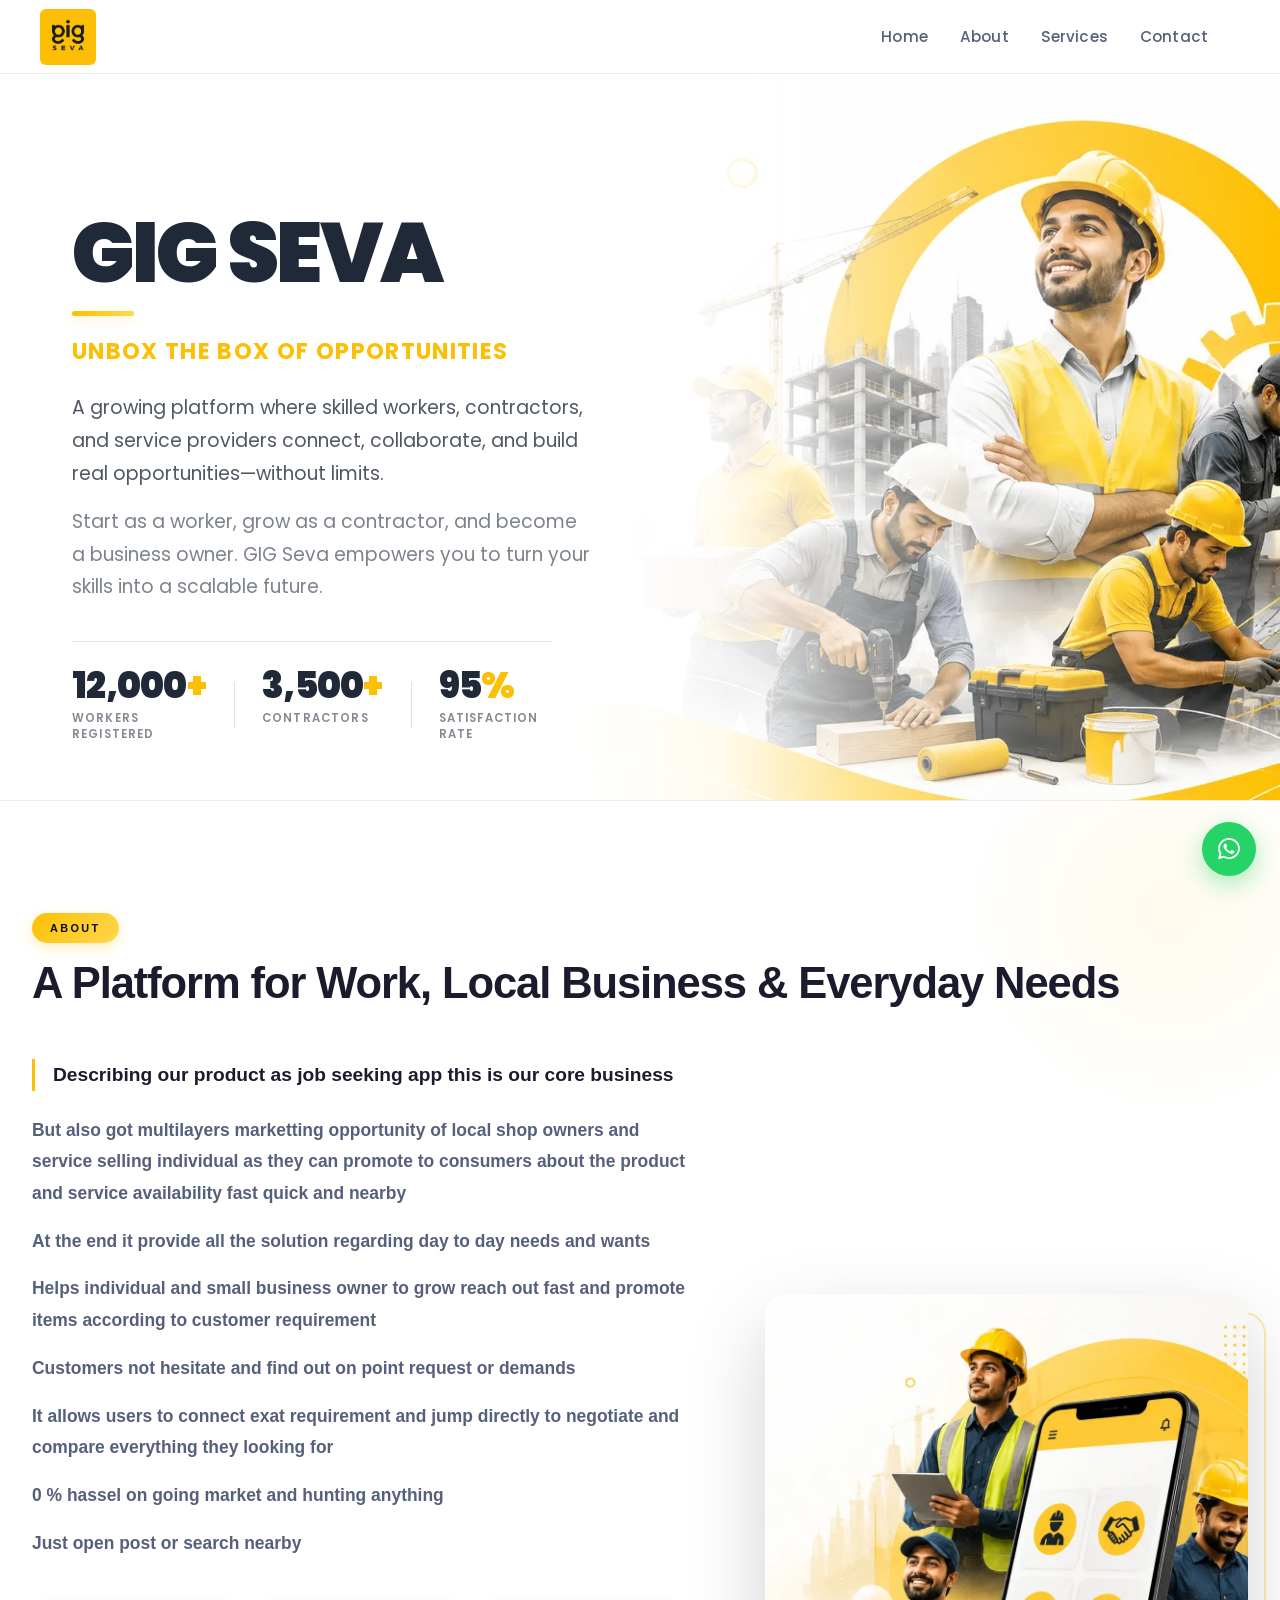
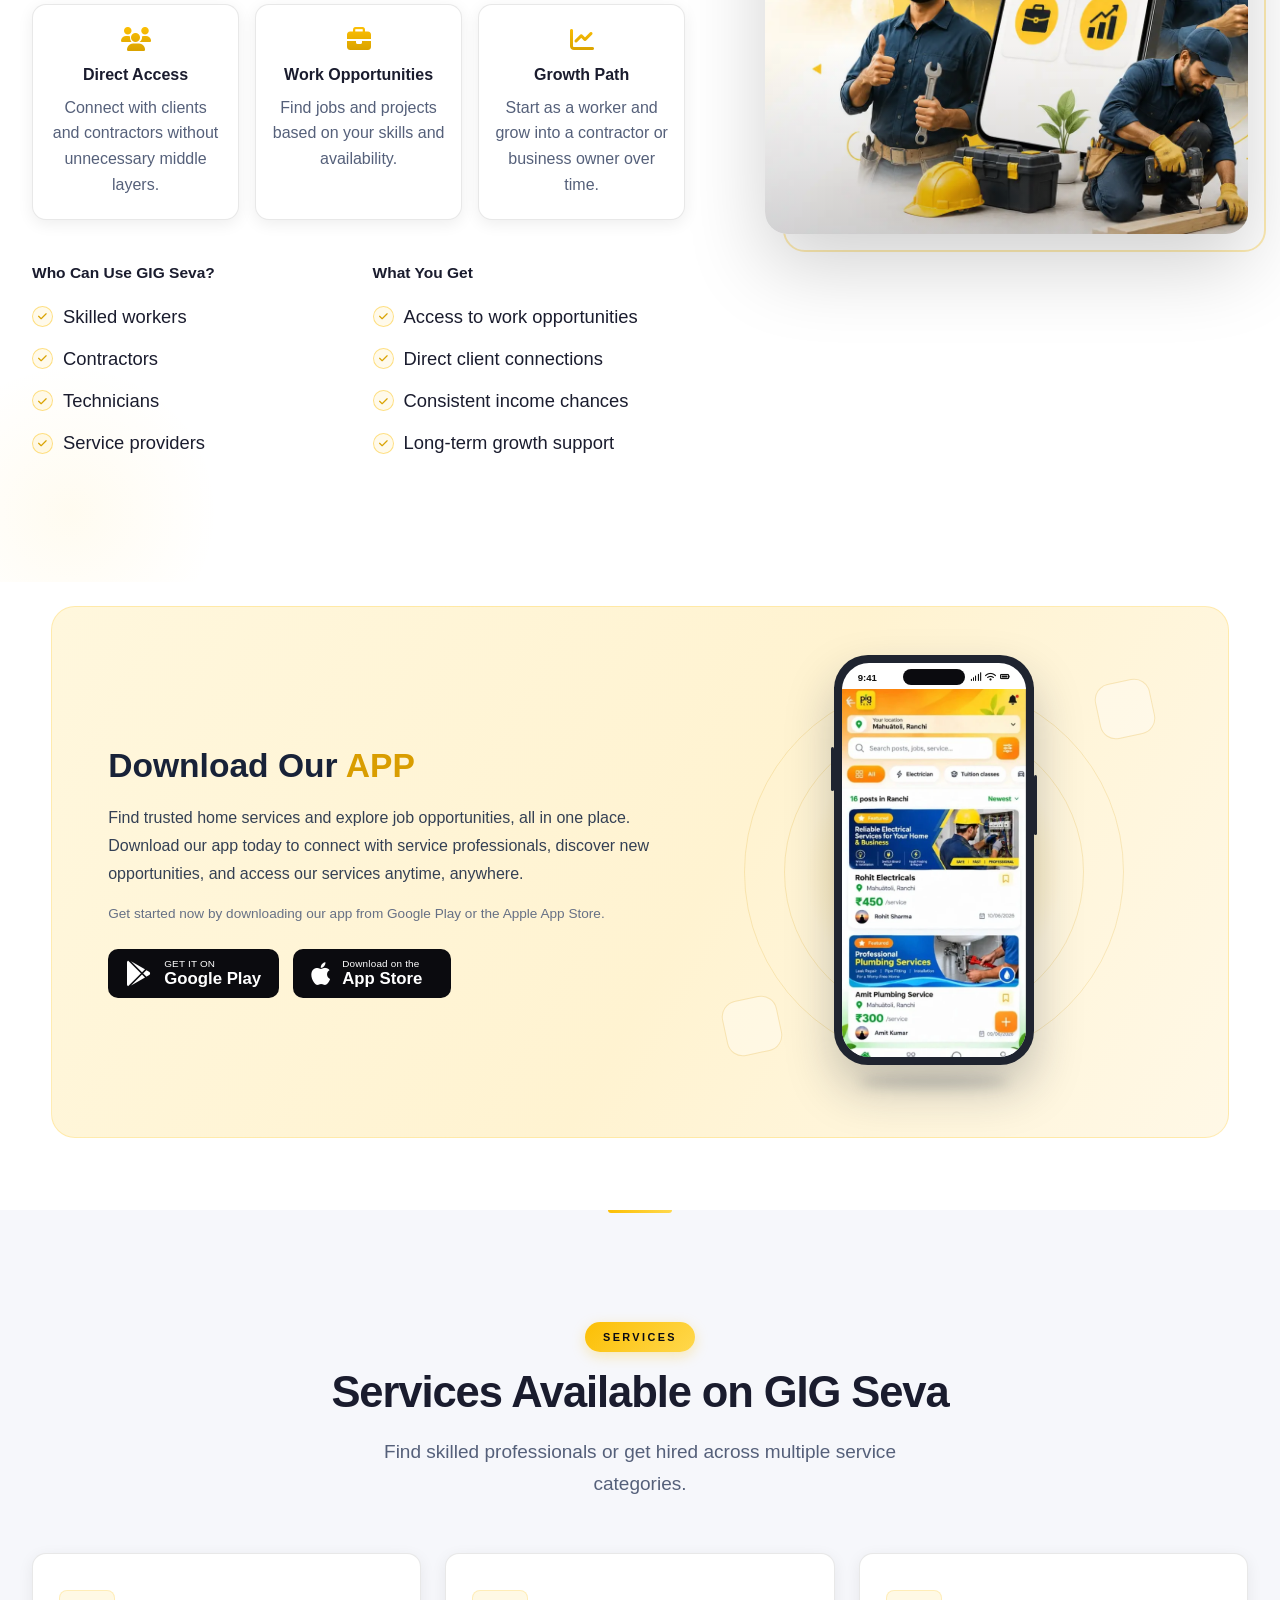
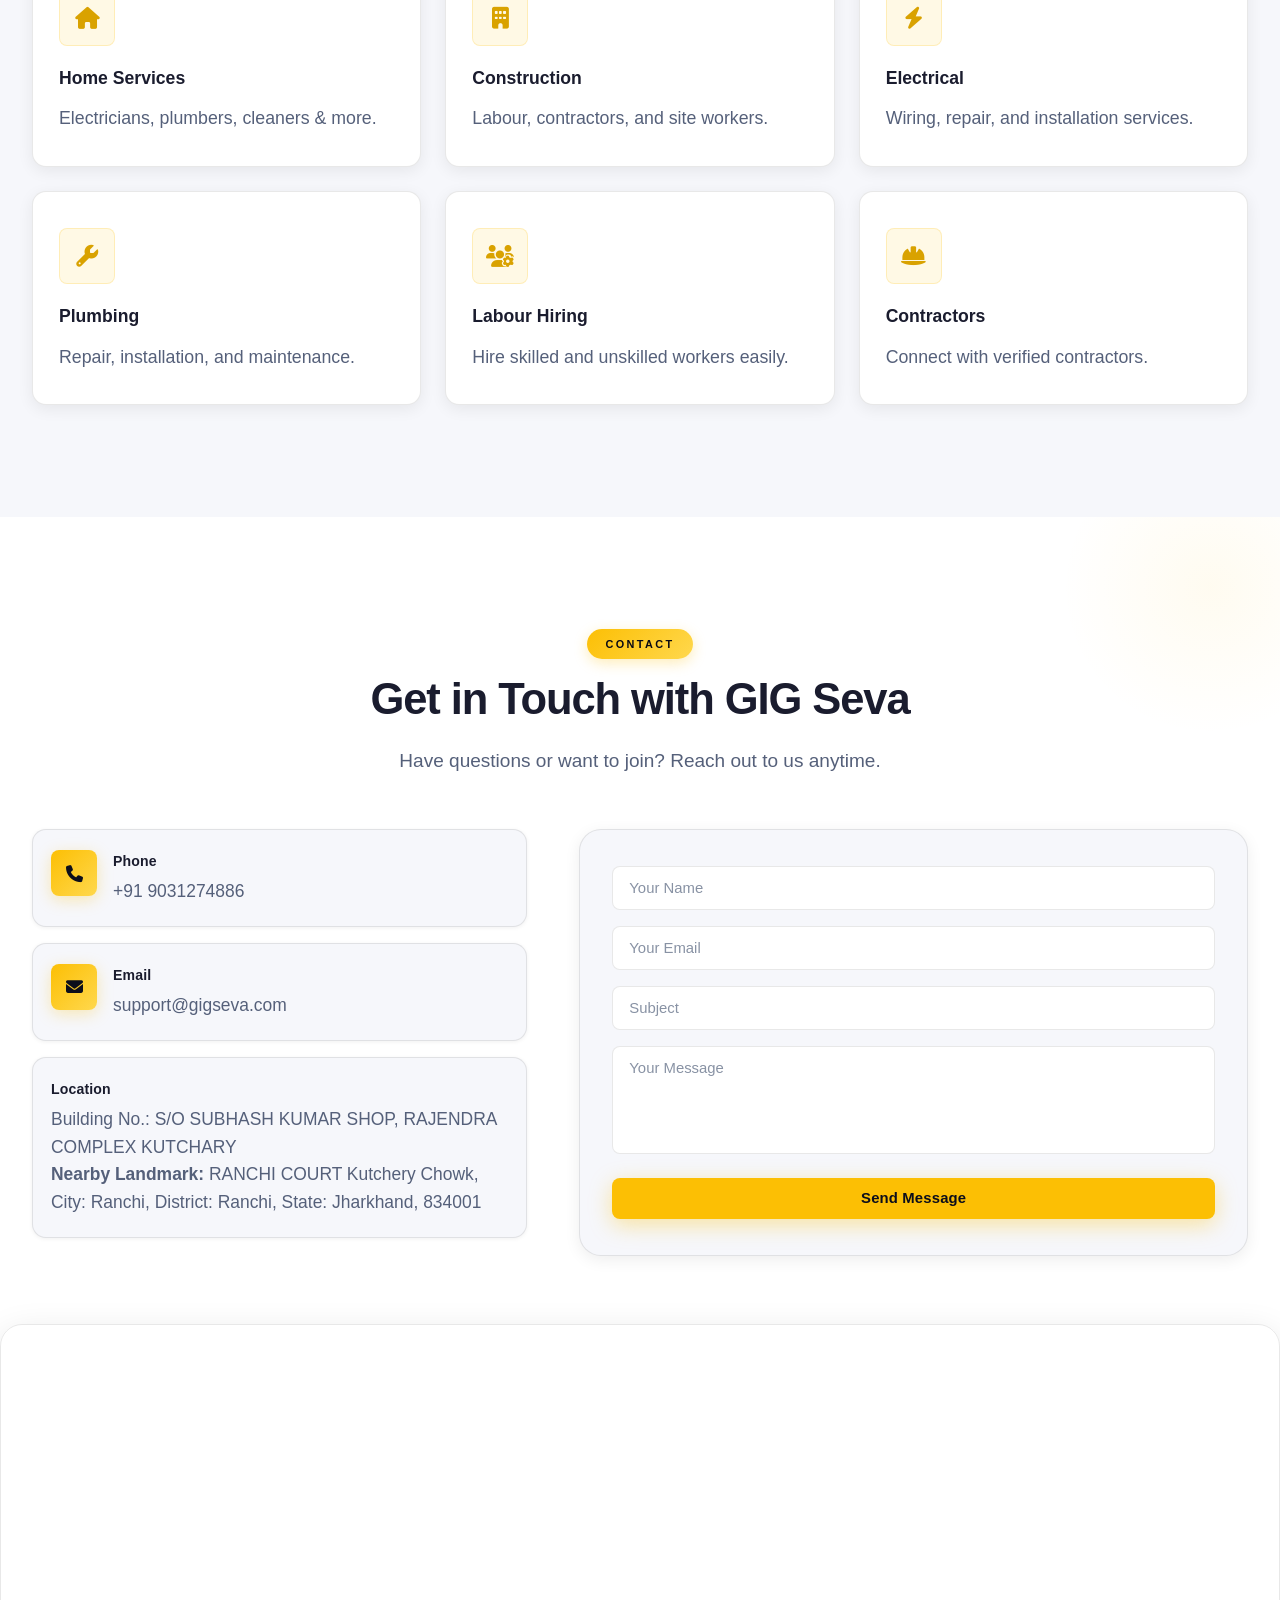
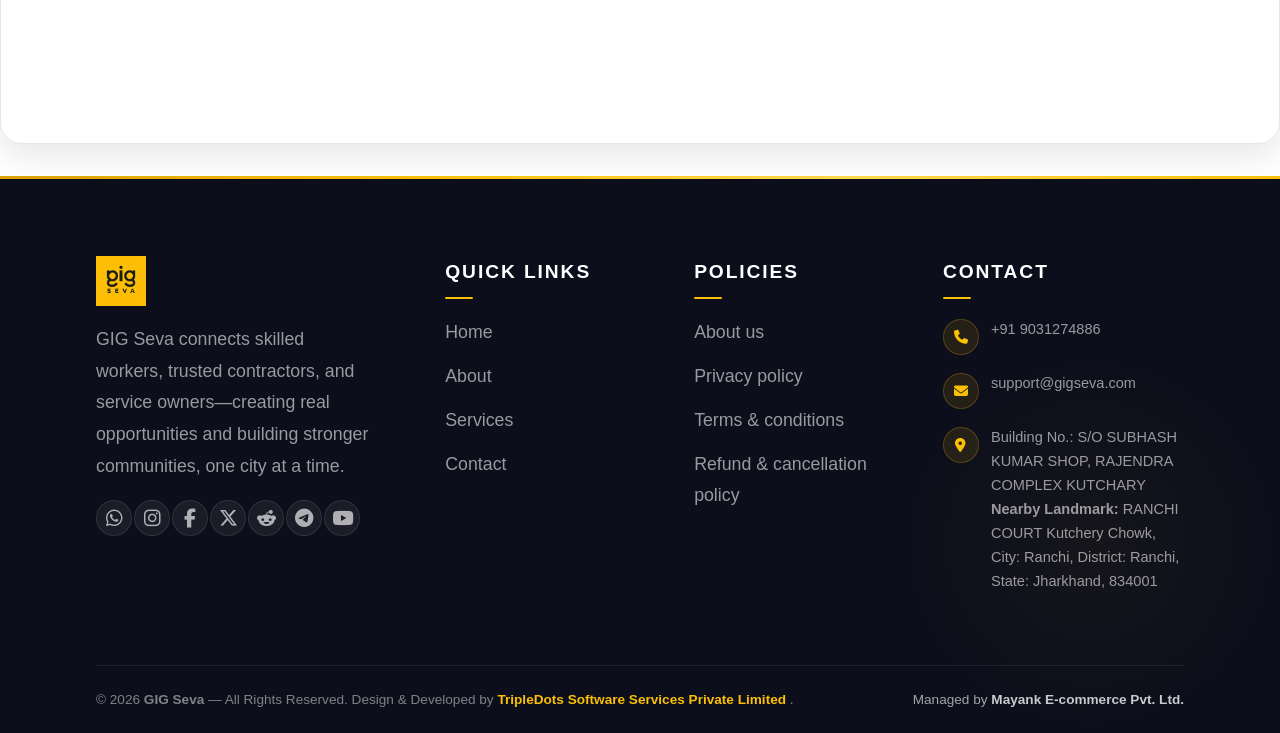
<file: index.html>
<!DOCTYPE html>
<html lang="en">
<head>
  <meta charset="UTF-8">
  <meta name="viewport" content="width=device-width, initial-scale=1.0">
  <title>GIG Seva</title>
  <link rel="stylesheet" href="css/main.css">
  <link rel="stylesheet" href="https://cdnjs.cloudflare.com/ajax/libs/font-awesome/6.5.0/css/all.min.css">
  <link href="https://fonts.googleapis.com/css2?family=Poppins:wght@400;500;600;700&display=swap" rel="stylesheet">

</head>
<body>

  <div id="header"></div> 

<!-- ===== HERO SECTION ===== -->
<section class="hero" id="home">

  <div class="hero-content">

    <h1 class="hero-title">
      GIG Seva
    </h1>

    <h2 class="hero-subtitle">
      Unbox the Box of Opportunities
    </h2>

    <p class="hero-description">
      A growing platform where skilled workers, contractors, and service providers connect, collaborate, and build real opportunities—without limits.
    </p>

    <p class="hero-description secondary">
      Start as a worker, grow as a contractor, and become a business owner. GIG Seva empowers you to turn your skills into a scalable future.
    </p>

    <!-- STATS -->
    <div class="hero-stats">

      <div class="stat">
        <h3>12,000<span>+</span></h3>
        <p>Workers Registered</p>
      </div>

      <div class="stat">
        <h3>3,500<span>+</span></h3>
        <p>Contractors</p>
      </div>

      <div class="stat">
        <h3>95<span>%</span></h3>
        <p>Satisfaction Rate</p>
      </div>

    </div>

  </div>

</section>
<!-- ================= ABOUT ================= -->
<section id="about" class="section about">
  <div class="container">

    <span class="section-label">About</span>

    <h2 class="section-title">
      A Platform for Work, Local Business & Everyday Needs
    </h2>

    <div class="about-grid">

      <div class="about-content">

        <p class="about-highlight">
          Describing our product as job seeking app this is our core business
        </p>

        <p>
          But also got multilayers marketting opportunity of local shop owners and service selling individual as they can promote to consumers about the product and service availability fast quick and nearby
        </p>

        <p>
          At the end it provide all the solution regarding day to day needs and wants
        </p>

        <p>
          Helps individual and small business owner to grow reach out fast and promote items according to customer requirement
        </p>

        <p>
          Customers not hesitate and find out on point request or demands
        </p>

        <p>
          It allows users to connect exat requirement and jump directly to negotiate and compare everything they looking for
        </p>

        <p>
          0 % hassel on going market and hunting anything
        </p>

        <p>
          Just open post or search nearby
        </p>

        <!-- FEATURES -->
        <div class="about-features">

          <div class="feature-box">
            <i class="fa-solid fa-users"></i>
            <h4>Direct Access</h4>
            <p>
              Connect with clients and contractors without unnecessary middle layers.
            </p>
          </div>

          <div class="feature-box">
            <i class="fa-solid fa-briefcase"></i>
            <h4>Work Opportunities</h4>
            <p>
              Find jobs and projects based on your skills and availability.
            </p>
          </div>

          <div class="feature-box">
            <i class="fa-solid fa-chart-line"></i>
            <h4>Growth Path</h4>
            <p>
              Start as a worker and grow into a contractor or business owner over time.
            </p>
          </div>

        </div>

        <!-- LIST -->
        <div class="about-list">

          <div class="about-list-box">
            <h3>Who Can Use GIG Seva?</h3>

            <ul>
              <li>
                <i class="fa-solid fa-check"></i>
                Skilled workers
              </li>

              <li>
                <i class="fa-solid fa-check"></i>
                Contractors
              </li>

              <li>
                <i class="fa-solid fa-check"></i>
                Technicians
              </li>

              <li>
                <i class="fa-solid fa-check"></i>
                Service providers
              </li>
            </ul>
          </div>

          <div class="about-list-box">
            <h3>What You Get</h3>

            <ul>
              <li>
                <i class="fa-solid fa-check"></i>
                Access to work opportunities
              </li>

              <li>
                <i class="fa-solid fa-check"></i>
                Direct client connections
              </li>

              <li>
                <i class="fa-solid fa-check"></i>
                Consistent income chances
              </li>

              <li>
                <i class="fa-solid fa-check"></i>
                Long-term growth support
              </li>
            </ul>
          </div>

        </div>

      </div>

      <!-- RIGHT IMAGE -->
      <div class="about-image">
        <img 
          src="images/gigseva-about.webp" 
          alt="GIG Seva"
        />
      </div>

    </div>

  </div>
</section>

  <!-- ================= APP DOWNLOAD ================= -->
  <section class="app-download-section">
    <div class="app-download-container">

      <div class="app-download-content">

        <h2>
          Download Our <span class="app-eyebrow">App</span>
        </h2>

        <p class="app-description">
          Find trusted home services and explore job opportunities, all in one place. Download our app today to connect with service professionals, discover new opportunities, and access our services anytime, anywhere.
        </p>

        <p class="app-subtext">
          Get started now by downloading our app from Google Play or the Apple App Store.
        </p>

        <div class="app-store-buttons">

          <a
            href="https://play.google.com/store/apps/details?id=com.tripledots.geegseva"
            class="store-badge"
            target="_blank"
            rel="noopener noreferrer"
            aria-label="Get it on Google Play"
          >
            <i class="fab fa-google-play store-icon"></i>
            <span class="store-text">
              <small>GET IT ON</small>
              <strong>Google Play</strong>
            </span>
          </a>

          <a
            href="https://apps.apple.com/in/app/gigseva/id6810409094"
            class="store-badge"
            target="_blank"
            rel="noopener noreferrer"
            aria-label="Download on the App Store"
          >
            <i class="fab fa-apple store-icon"></i>
            <span class="store-text">
              <small>Download on the</small>
              <strong>App Store</strong>
            </span>
          </a>

        </div>
      </div>

      <div class="app-download-visual">

        <div class="phone-glow"></div>

        <div class="phone-decoration phone-decoration-one"></div>
        <div class="phone-decoration phone-decoration-two"></div>

        <div class="phone-mockup">

          <div class="phone-frame">

            <span class="phone-side-button phone-volume"></span>
            <span class="phone-side-button phone-power"></span>

            <div class="phone-screen">

              <div class="phone-status-bar">
                <span>9:41</span>
                <div class="phone-status-icons">
                  <i class="fas fa-signal"></i>
                  <i class="fas fa-wifi"></i>
                  <i class="fas fa-battery-full"></i>
                </div>
              </div>

              <div class="phone-dynamic-island"></div>

              <div class="phone-screen-content">
                <img
                  src="images/mobile-image.webp"
                  alt="GIG Seva mobile app preview"
                  class="phone-app-image"
                  loading="lazy"
                />
              </div>

            </div>
          </div>

          <div class="phone-bottom-shadow"></div>
        </div>

        <div class="phone-orbit phone-orbit-one"></div>
        <div class="phone-orbit phone-orbit-two"></div>

      </div>

    </div>
  </section>
<!-- ================= SERVICES ================= -->
<section id="services" class="section services">
  <div class="container">

    <span class="section-label">Services</span>

    <h2 class="section-title">
      Services Available on GIG Seva
    </h2>

    <p class="services-subtitle">
      Find skilled professionals or get hired across multiple service categories.
    </p>

    <div class="services-grid">

      <div class="service-card">
        <i class="fa-solid fa-house"></i>
        <h3>Home Services</h3>
        <p>Electricians, plumbers, cleaners & more.</p>
      </div>

      <div class="service-card">
        <i class="fa-solid fa-building"></i>
        <h3>Construction</h3>
        <p>Labour, contractors, and site workers.</p>
      </div>

      <div class="service-card">
        <i class="fa-solid fa-bolt"></i>
        <h3>Electrical</h3>
        <p>Wiring, repair, and installation services.</p>
      </div>

      <div class="service-card">
        <i class="fa-solid fa-wrench"></i>
        <h3>Plumbing</h3>
        <p>Repair, installation, and maintenance.</p>
      </div>

      <div class="service-card">
        <i class="fa-solid fa-users-gear"></i>
        <h3>Labour Hiring</h3>
        <p>Hire skilled and unskilled workers easily.</p>
      </div>

      <div class="service-card">
        <i class="fa-solid fa-helmet-safety"></i>
        <h3>Contractors</h3>
        <p>Connect with verified contractors.</p>
      </div>

    </div>

  </div>
</section>

<!-- ================= CONTACT ================= -->
<section id="contact" class="section contact">
  <div class="container">

    <span class="section-label">Contact</span>

    <h2 class="section-title">
      Get in Touch with GIG Seva
    </h2>

    <p class="contact-subtitle">
      Have questions or want to join? Reach out to us anytime.
    </p>

    <div class="contact-grid">

      <!-- ================= LEFT INFO ================= -->
      <div class="contact-info">

        <div class="info-box">
          <i class="fa-solid fa-phone"></i>
          <div>
            <h4>Phone</h4>
            <p>+91 9031274886</p>
          </div>
        </div>

        <div class="info-box">
          <i class="fa-solid fa-envelope"></i>
          <div>
            <h4>Email</h4>
            <p>support@gigseva.com</p>
          </div>
        </div>

        <div class="info-box">
          <!-- <i class="fa-solid fa-location-dot"></i> -->
          <div>
            <h4>Location</h4>
            <p>Building No.: S/O SUBHASH KUMAR 
             SHOP, RAJENDRA COMPLEX KUTCHARY <br> <b>Nearby Landmark:</b> RANCHI COURT 
             Kutchery Chowk,  City: Ranchi, District: Ranchi, State: Jharkhand, 834001</p>
          </div>
        </div>

        

      </div>

      <!-- ================= RIGHT FORM ================= -->
      <div class="contact-form">

        <form>

          <div class="form-group">
            <input type="text" placeholder="Your Name" required />
          </div>

          <div class="form-group">
            <input type="email" placeholder="Your Email" required />
          </div>

          <div class="form-group">
            <input type="text" placeholder="Subject" />
          </div>

          <div class="form-group">
            <textarea rows="5" placeholder="Your Message"></textarea>
          </div>

          <button type="submit" class="btn btn-primary full-width">
            Send Message
          </button>

        </form>

      </div>

    </div>

  </div>

  <!-- ================= MAP ================= -->
  <div class="contact-map">
    <iframe
      src="https://www.google.com/maps/embed?pb=!1m16!1m12!1m3!1d29304.922184316085!2d85.30078547318168!3d23.34783795425468!2m3!1f0!2f0!3f0!3m2!1i1024!2i768!4f13.1!2m1!1sBuilding%20No.%3A%20S%2FO%20SUBHASH%20KUMAR%20SHOP%2C%20RAJENDRA%20COMPLEX%20KUTCHARY%20Nearby%20Landmark%3A%20RANCHI%20COURT%20Kutchery%20Chowk%2C%20City%3A%20Ranchi%2C%20District%3A%20Ranchi%2C%20State%3A%20Jharkhand%2C%20834001!5e0!3m2!1sen!2sin!4v1792149327085!5m2!1sen!2sin"
      title="GIG Seva office location"
      allowfullscreen=""
      loading="lazy"
      referrerpolicy="no-referrer-when-downgrade">
    </iframe>
  </div>

</section>

  <div id="footer"></div>

  <!-- JS -->
  <script src="js/auth.js"></script>
  <script src="js/main.js"></script>

</body>
</html>
</file>
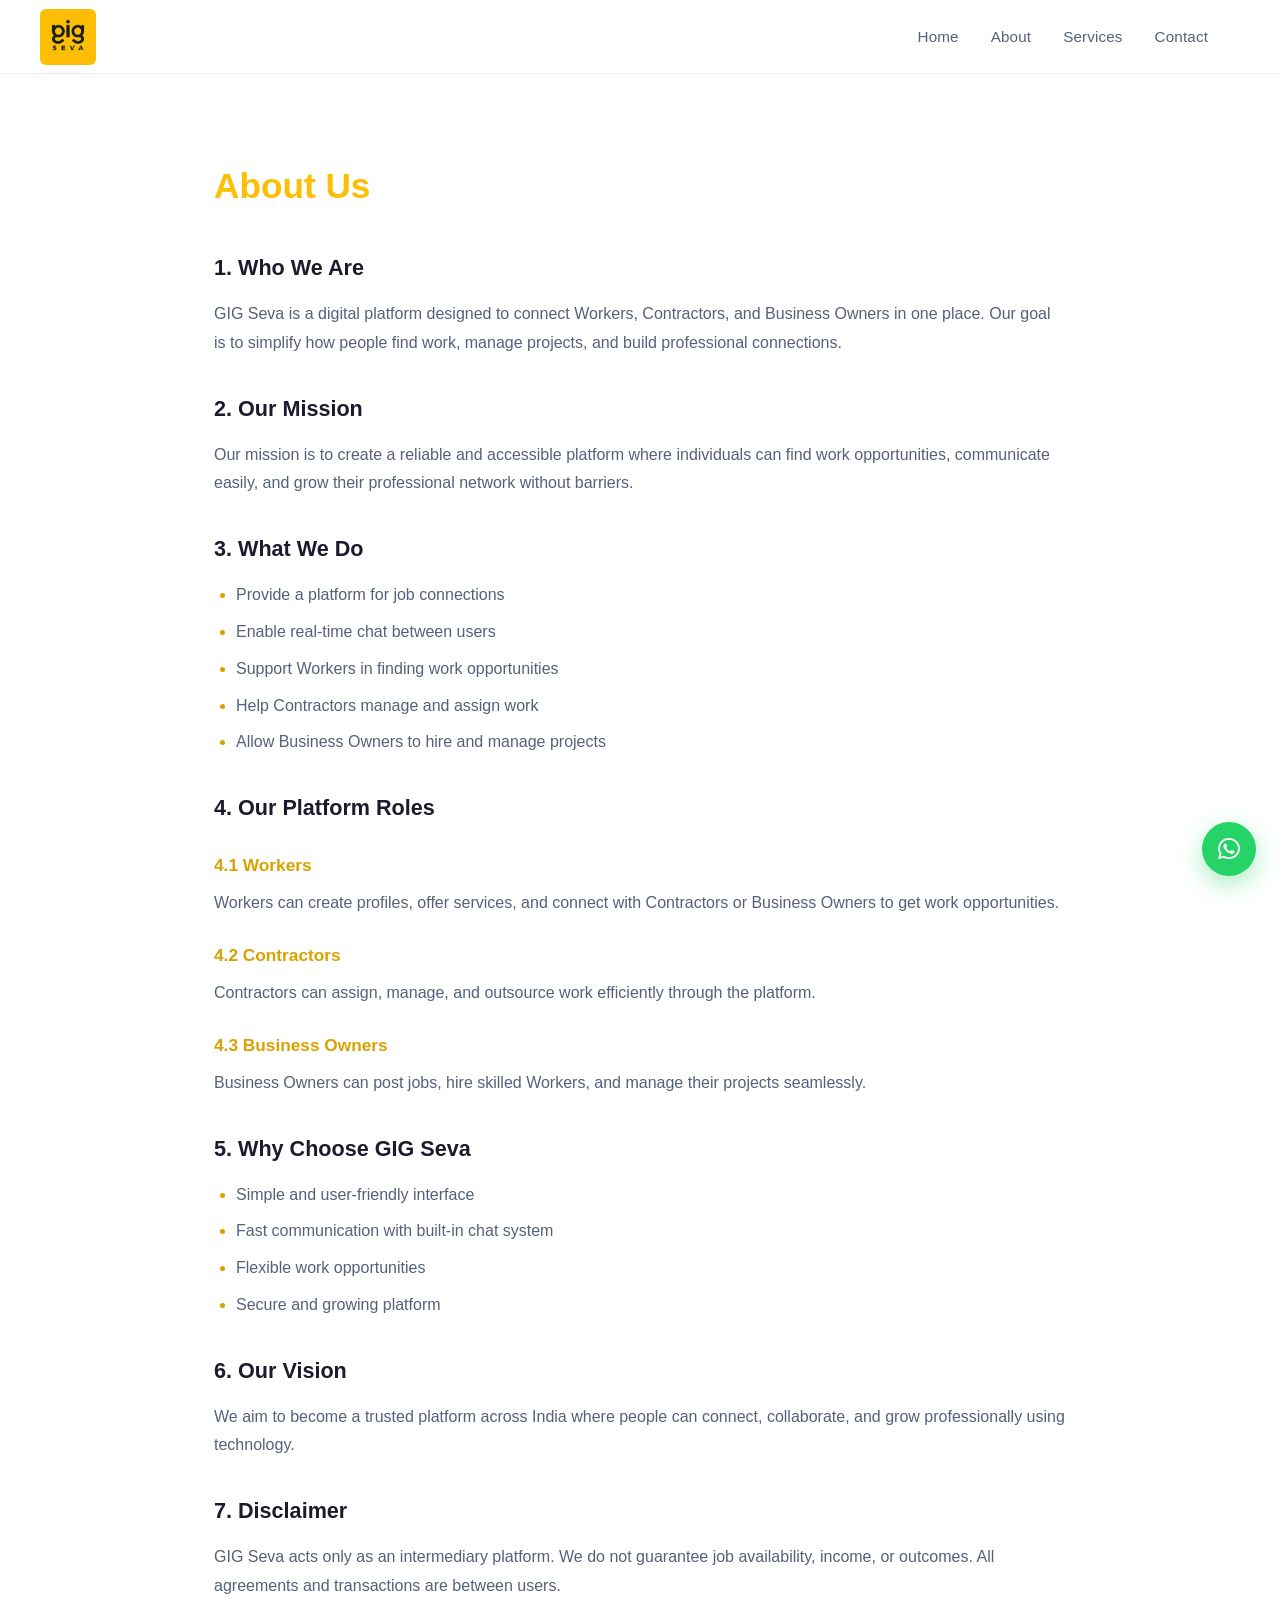
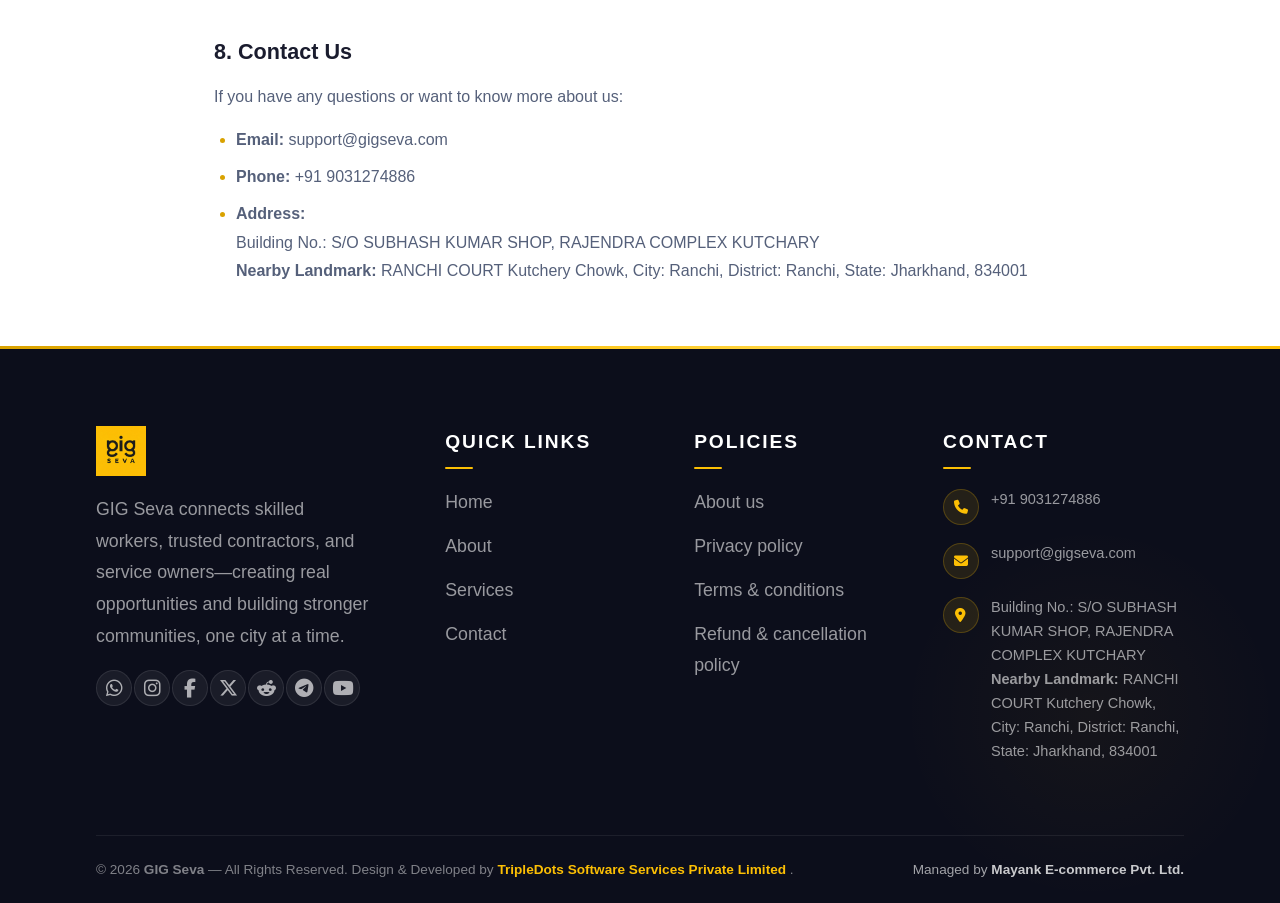
<file: about_us.html>
<!DOCTYPE html>
<html lang="en">
<head>
  <meta charset="UTF-8">
  <title>About Us - GIG Seva</title>
  <link rel="stylesheet" href="css/main.css">
  <link rel="stylesheet" href="https://cdnjs.cloudflare.com/ajax/libs/font-awesome/6.5.0/css/all.min.css">
</head>
<body>

<div id="header"></div> 

<section class="terms-container">

  <h1>About Us</h1>

  <h2>1. Who We Are</h2>
  <p>
    GIG Seva is a digital platform designed to connect Workers, Contractors, and Business Owners
    in one place. Our goal is to simplify how people find work, manage projects, and build
    professional connections.
  </p>

  <h2>2. Our Mission</h2>
  <p>
    Our mission is to create a reliable and accessible platform where individuals can find
    work opportunities, communicate easily, and grow their professional network without barriers.
  </p>

  <h2>3. What We Do</h2>
  <ul>
    <li>Provide a platform for job connections</li>
    <li>Enable real-time chat between users</li>
    <li>Support Workers in finding work opportunities</li>
    <li>Help Contractors manage and assign work</li>
    <li>Allow Business Owners to hire and manage projects</li>
  </ul>

  <h2>4. Our Platform Roles</h2>

  <h3>4.1 Workers</h3>
  <p>
    Workers can create profiles, offer services, and connect with Contractors or Business Owners
    to get work opportunities.
  </p>

  <h3>4.2 Contractors</h3>
  <p>
    Contractors can assign, manage, and outsource work efficiently through the platform.
  </p>

  <h3>4.3 Business Owners</h3>
  <p>
    Business Owners can post jobs, hire skilled Workers, and manage their projects seamlessly.
  </p>

  <h2>5. Why Choose GIG Seva</h2>
  <ul>
    <li>Simple and user-friendly interface</li>
    <li>Fast communication with built-in chat system</li>
    <li>Flexible work opportunities</li>
    <li>Secure and growing platform</li>
  </ul>

  <h2>6. Our Vision</h2>
  <p>
    We aim to become a trusted platform across India where people can connect, collaborate,
    and grow professionally using technology.
  </p>

  <h2>7. Disclaimer</h2>
  <p>
    GIG Seva acts only as an intermediary platform. We do not guarantee job availability,
    income, or outcomes. All agreements and transactions are between users.
  </p>

  <h2>8. Contact Us</h2>
  <p>If you have any questions or want to know more about us:</p>

 <ul>
    <li><strong>Email:</strong> support@gigseva.com</li>
    <li><strong>Phone:</strong> +91 9031274886</li>
    <li><strong>Address:</strong>  <p>Building No.: S/O SUBHASH KUMAR 
             SHOP, RAJENDRA COMPLEX KUTCHARY <br> <b>Nearby Landmark:</b> RANCHI COURT 
             Kutchery Chowk,  City: Ranchi, District: Ranchi, State: Jharkhand, 834001</p></li>
  </ul>

</section>

<div id="footer"></div>

<script src="js/auth.js"></script>
  <script src="js/main.js"></script>

</body>
</html>
</file>
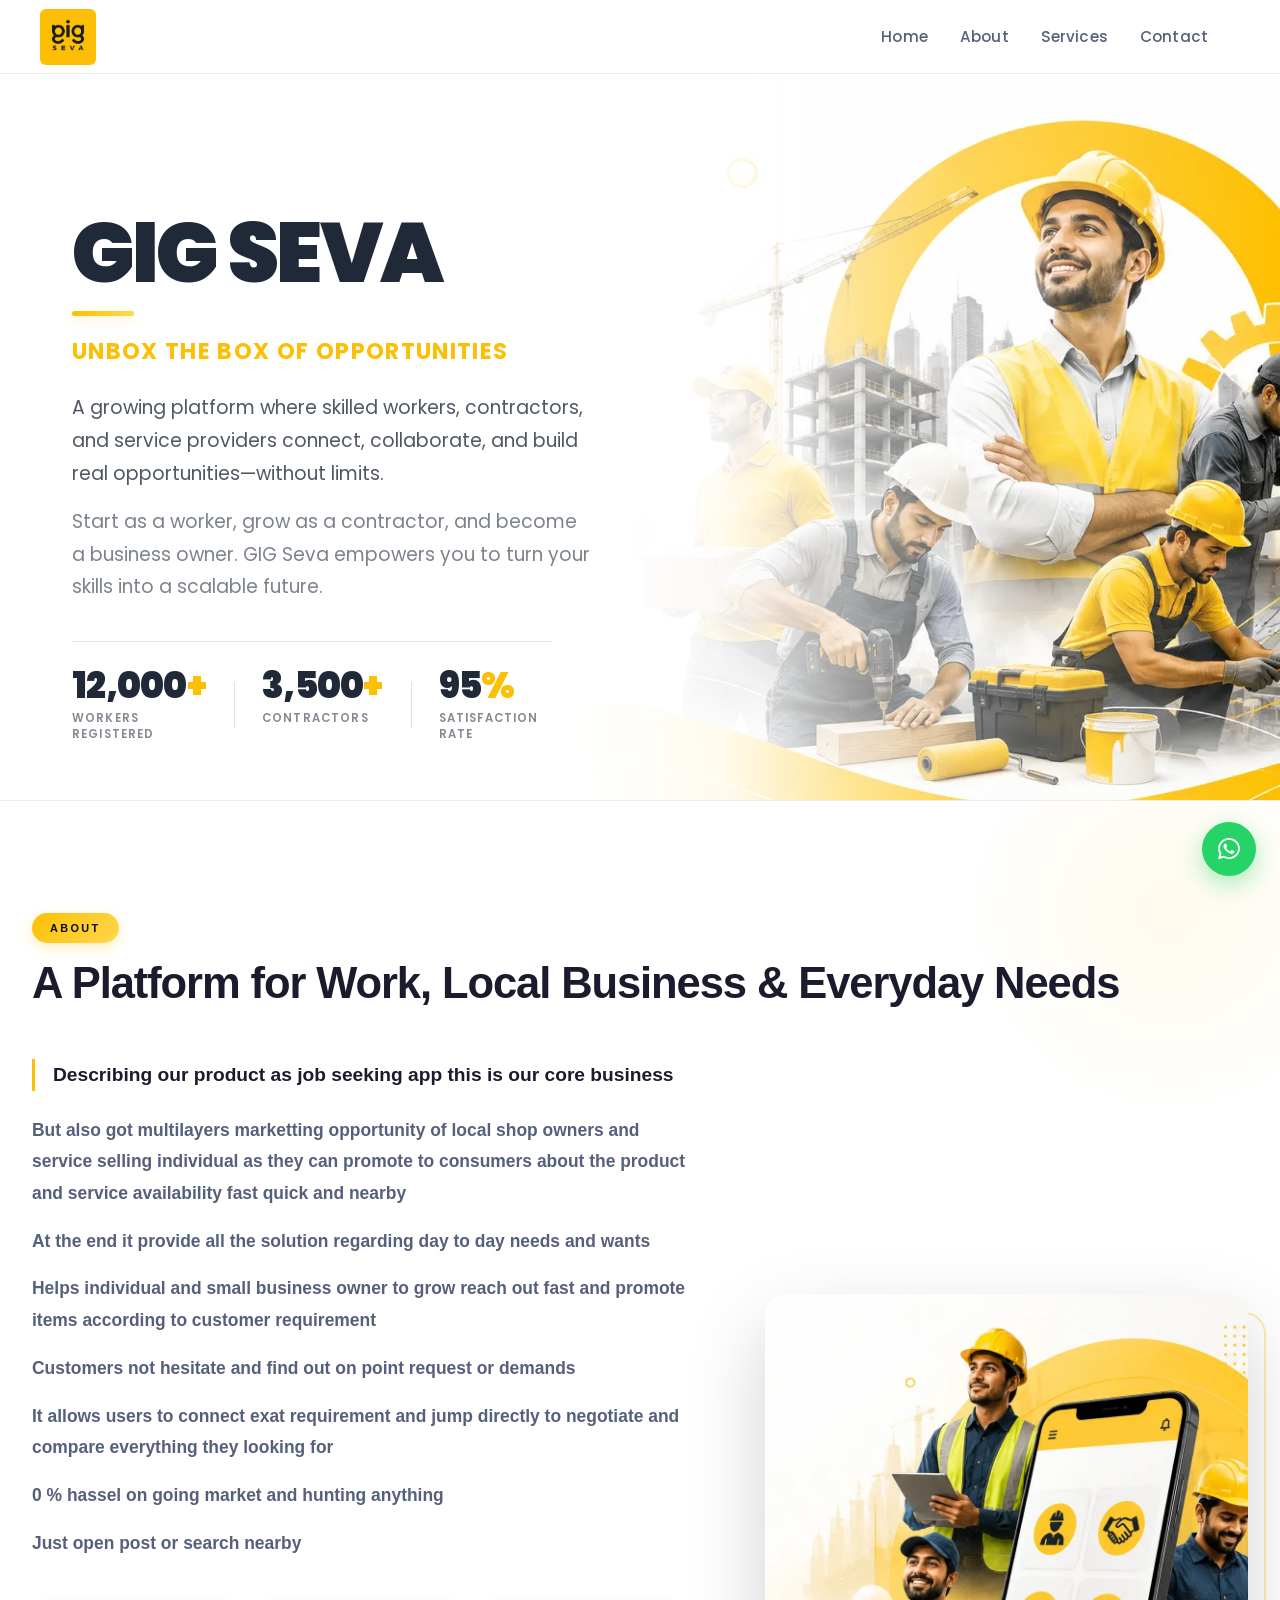
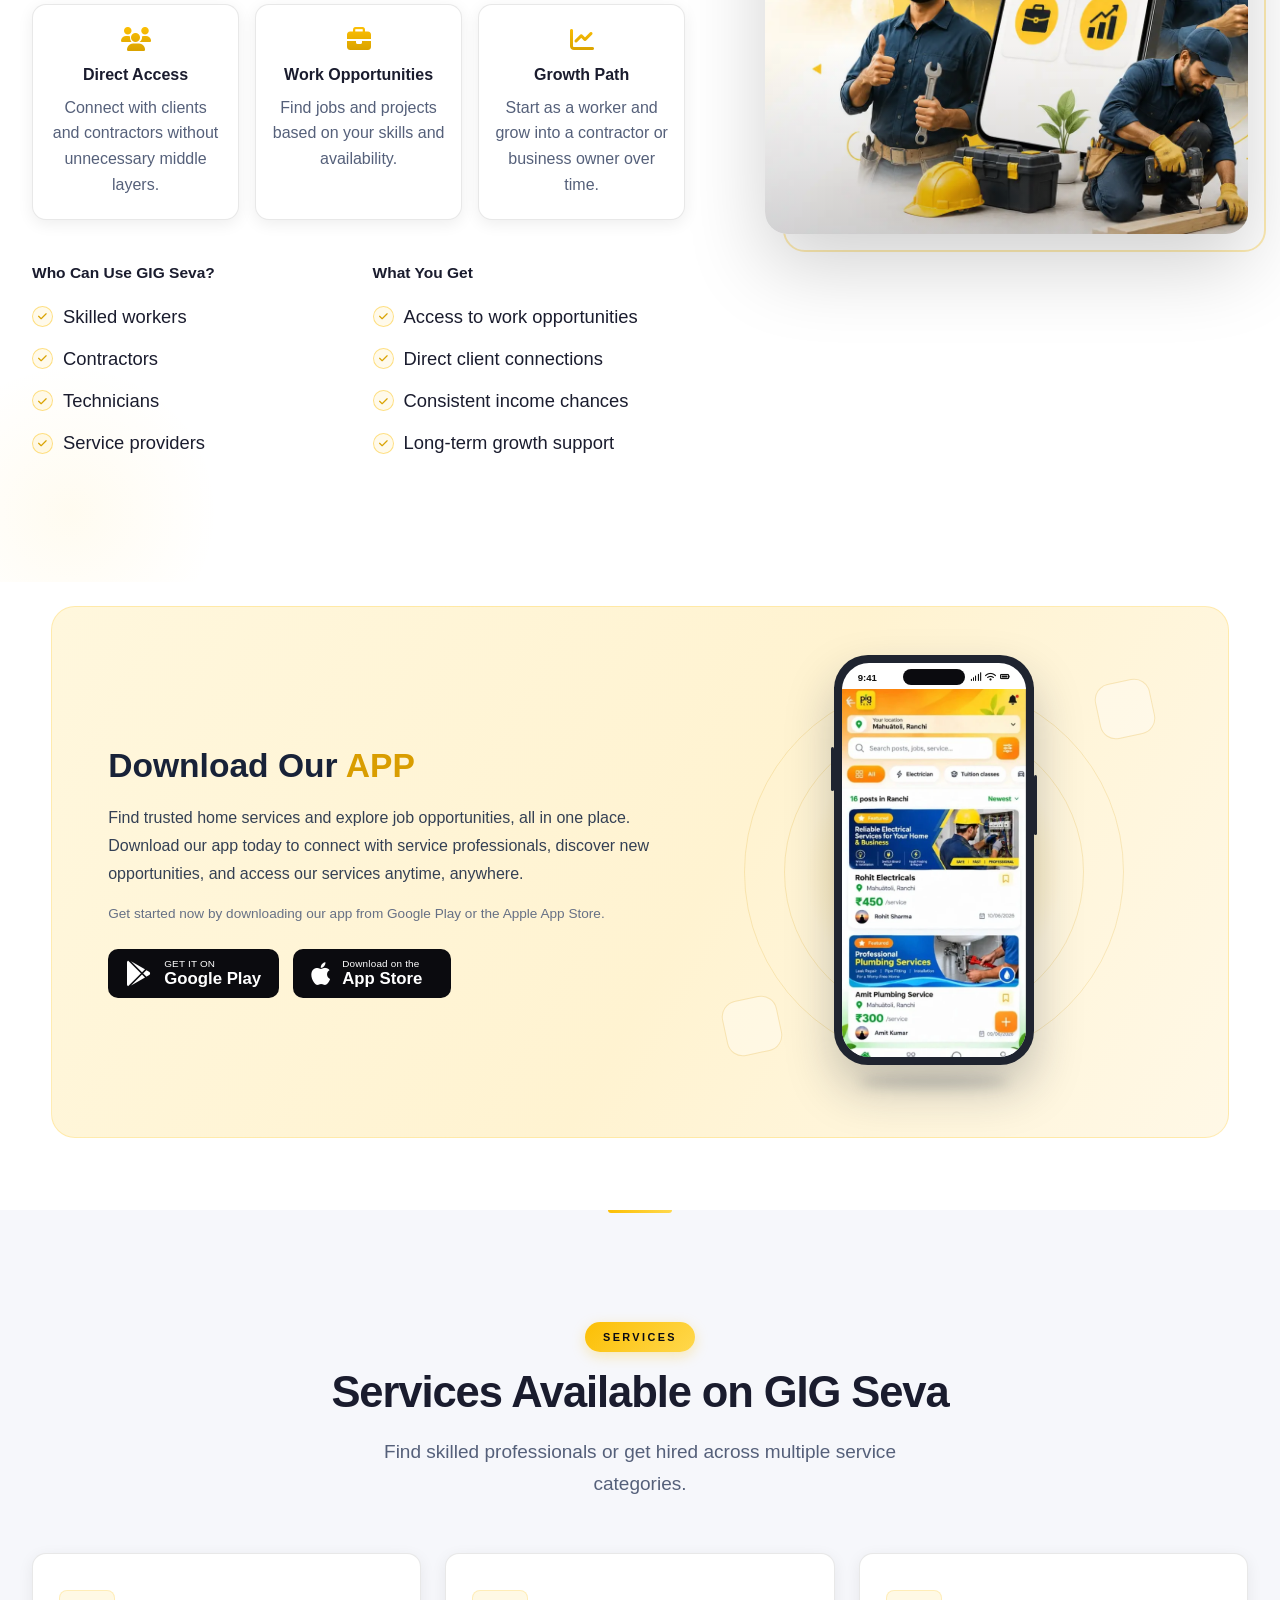
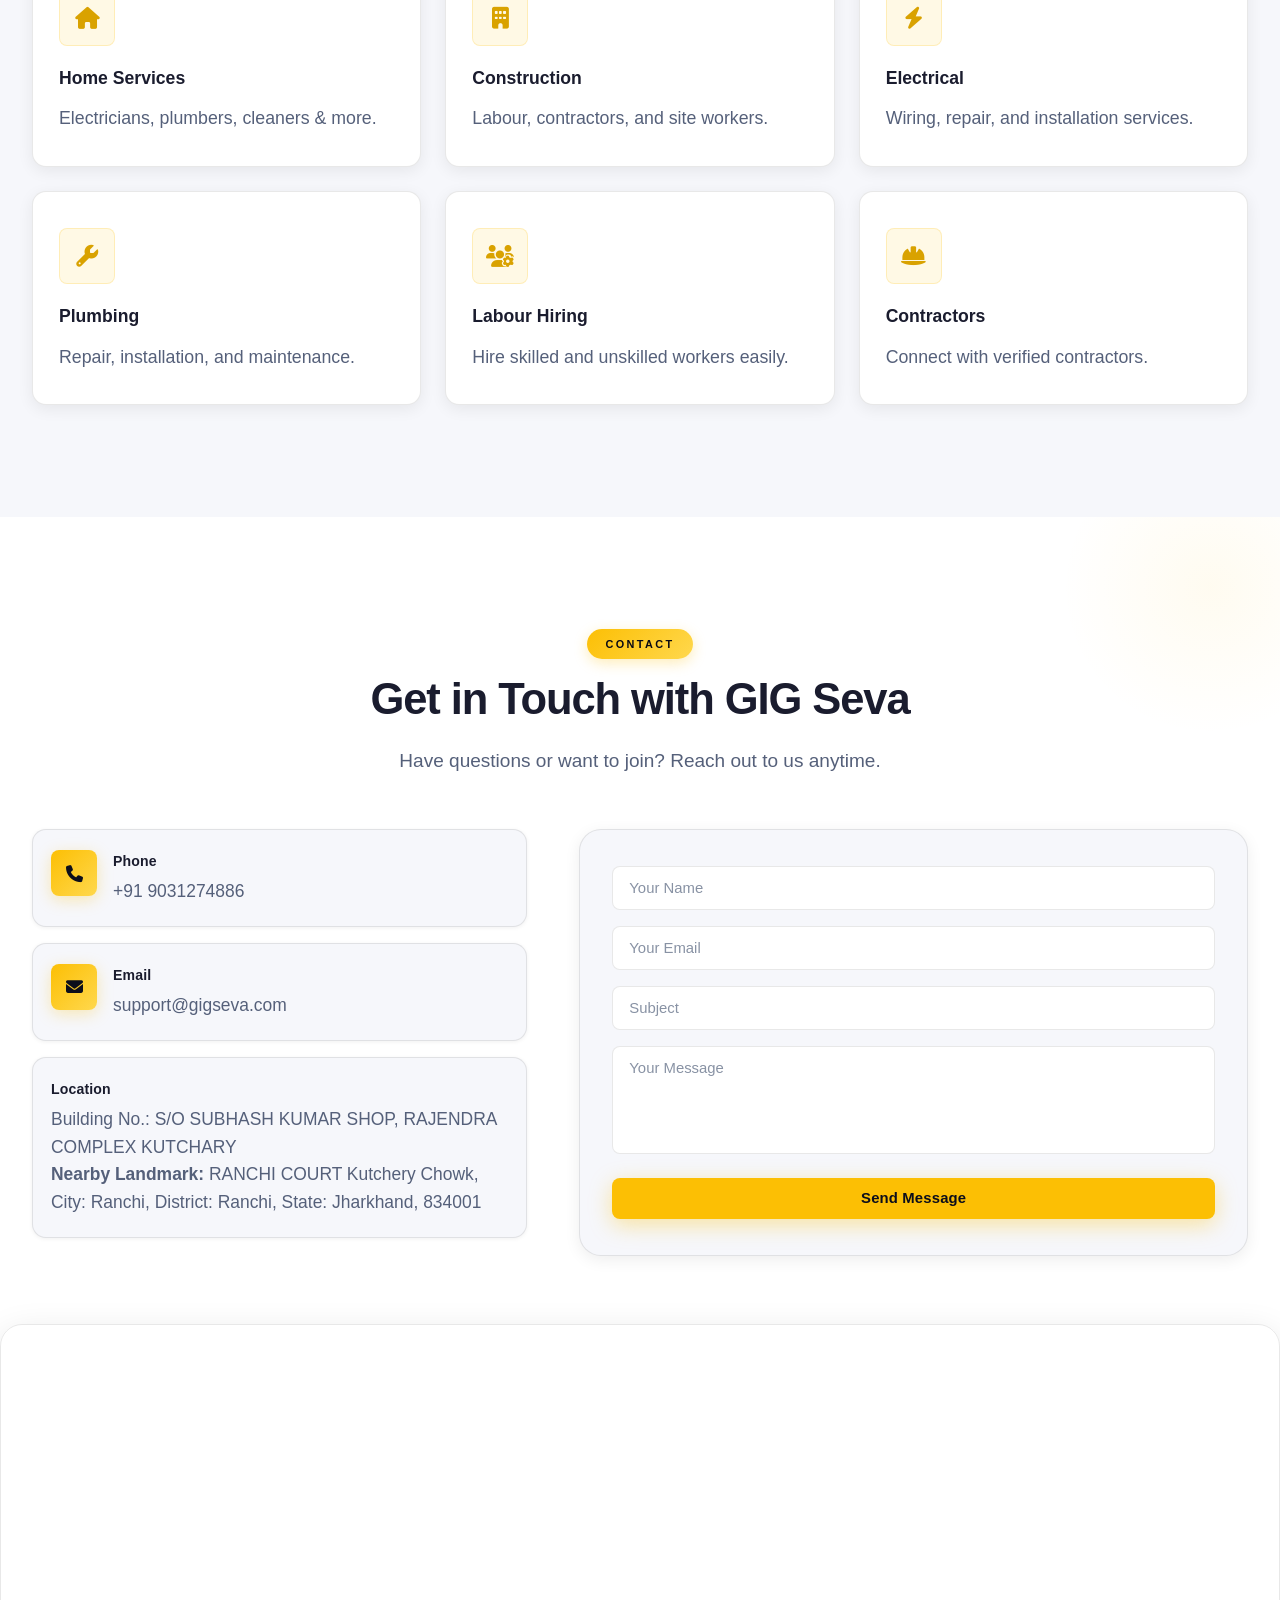
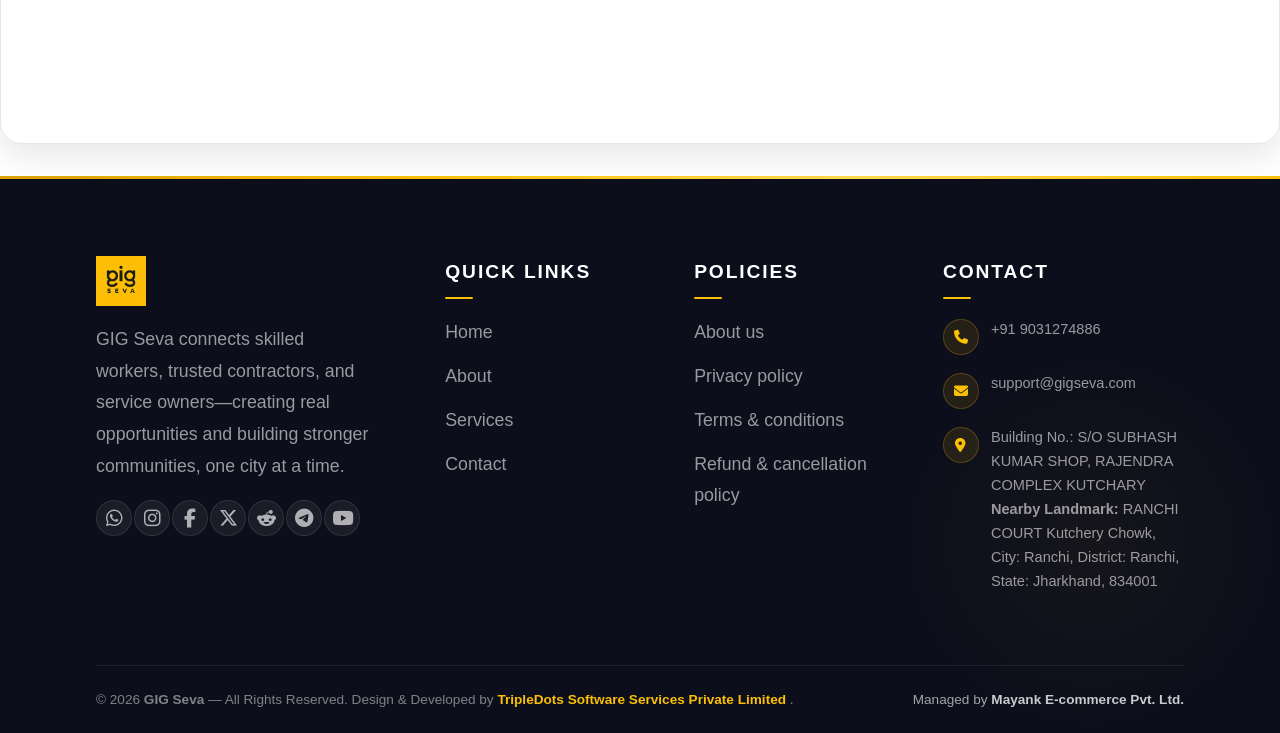
<file: dashboard.html>
<!DOCTYPE html>
<html lang="en">
<head>
    <!-- TEMP DISABLED: account dashboard sends visitors to the home page. Remove this line to restore it. -->
    <script>window.location.replace('index.html');</script>
    <meta charset="UTF-8">
    <meta name="viewport" content="width=device-width, initial-scale=1.0">
    <title>GIG Seva - My Account</title>

    <link rel="preconnect" href="https://fonts.googleapis.com">
    <link rel="preconnect" href="https://fonts.gstatic.com" crossorigin>

    <link
        href="https://fonts.googleapis.com/css2?family=Poppins:wght@400;500;600;700&display=swap"
        rel="stylesheet"
    >

    <link
        rel="stylesheet"
        href="https://cdnjs.cloudflare.com/ajax/libs/font-awesome/6.6.0/css/all.min.css">
    <link rel="stylesheet" href="css/dashboard.css">
    <link rel="stylesheet" href="css/main.css">
</head>

<body>
    <div id="header"></div>

    <!-- TEMP DISABLED: account dashboard (dashboard, subscription, profile). Remove the <template> wrapper and restore the scripts below to bring it back. -->
    <template id="dashboardDisabled">
    <div class="account-page">

        <section class="account-header">

            <div class="account-header-content">

                <h1>
                    My Account
                </h1>

                <p>
                    Home / My Account
                </p>

            </div>

        </section>


      

        <div class="account-container">


            

            <aside class="account-sidebar">


                <!-- PROFILE -->
                <div class="profile-card">

                    <div class="profile-image-wrap">
                        <div class="profile-image">
                            <img
                                id="dashAvatar"
                                src="images/logo.jpeg"
                                alt="Customer Profile"
                            >
                        </div>
                        <button
                            type="button"
                            class="profile-photo-btn"
                            id="dashAvatarBtn"
                            title="Profile photo options"
                            aria-label="Profile photo options"
                            aria-haspopup="true"
                            aria-expanded="false"
                        >
                            <i class="fa-solid fa-camera"></i>
                        </button>
                        <div class="profile-photo-menu" id="dashPhotoMenu" hidden>
                            <button type="button" class="profile-photo-menu-item" id="dashViewPhotoBtn">
                                <i class="fa-solid fa-eye"></i>
                                View photo
                            </button>
                            <button type="button" class="profile-photo-menu-item" id="dashUpdatePhotoBtn">
                                <i class="fa-solid fa-camera"></i>
                                Update
                            </button>
                            <button type="button" class="profile-photo-menu-item is-danger" id="dashRemovePhotoBtn" hidden>
                                <i class="fa-solid fa-trash"></i>
                                Remove
                            </button>
                        </div>
                        <input
                            type="file"
                            id="dashAvatarInput"
                            accept="image/jpeg,image/png,image/webp,image/jpg"
                            hidden
                        >
                    </div>

                    <div class="profile-name-row">
                        <h2 id="dashSidebarName">
                            —
                        </h2>
                        <span class="user-verified-badge" data-verified-badge hidden>
                            <i class="fa-solid fa-circle-check" aria-hidden="true"></i>
                            Verified
                        </span>
                    </div>

                    <p id="dashSidebarEmail">
                        —
                    </p>

                    <p id="dashAvatarStatus" class="profile-photo-status" hidden></p>

                </div>


                <!-- MENU -->

                <nav class="account-menu">

                    <a
                        href="#dashboard"
                        class="account-menu-item active"
                    >
                        <span class="menu-icon">
                            <i class="fa-solid fa-house"></i>
                        </span>

                        <span>
                            Dashboard
                        </span>
                    </a>


                    <a
                        href="#subscription"
                        class="account-menu-item"
                    >
                        <span class="menu-icon">
                            <i class="fa-solid fa-crown"></i>
                        </span>

                        <span>
                            My Subscription
                        </span>
                    </a>


                    <a
                        href="#profile"
                        class="account-menu-item"
                    >
                        <span class="menu-icon">
                            <i class="fa-solid fa-user"></i>
                        </span>

                        <span>
                            My Profile
                        </span>
                    </a>


                    <a
                        href="#"
                        class="account-menu-item logout"
                        id="dashLogout"
                        data-logout
                    >
                        <span class="menu-icon">
                            <i class="fa-solid fa-right-from-bracket"></i>
                        </span>

                        <span>
                            Logout
                        </span>
                    </a>

                </nav>

            </aside>


           <!--   RIGHT CONTENT -->

            <main class="account-content">


                <!--  DASHBOARD -->

                <section
                    id="dashboard"
                    class="dashboard-section"
                >

                    <!-- WELCOME CARD -->

                    <div class="welcome-card">

                        <div class="welcome-content">

                            <div class="welcome-title-row">
                                <h2 id="dashWelcomeTitle">
                                    Welcome Back
                                </h2>
                                <span class="user-verified-badge user-verified-badge--light" data-verified-badge hidden>
                                    <i class="fa-solid fa-circle-check" aria-hidden="true"></i>
                                    Verified
                                </span>
                            </div>

                            <p>
                                Manage your GIG Seva subscription and extra boosters from one place.
                            </p>

                        </div>

                    </div>


                    <!-- ACCOUNT OVERVIEW -->

                    <div class="content-card">

                        <div class="content-card-header">

                            <div>
                                <h2>
                                    Account Overview
                                </h2>

                                <p>
                                    Your current GIG Seva account information
                                </p>
                            </div>

                        </div>


                        <div class="overview-grid">


                            <!-- CURRENT PLAN -->

                            <div class="overview-item">

                                <div class="overview-icon">
                                    <i class="fa-solid fa-crown"></i>
                                </div>

                                <div class="overview-info">

                                    <span>
                                        Current Plan
                                    </span>

                                    <strong id="dashOverviewPlan">
                                        —
                                    </strong>

                                </div>

                            </div>


                            <!-- EXTRA POSTS -->

                            <div class="overview-item overview-item--hidden">

                                <div class="overview-icon">
                                    <i class="fa-solid fa-file-circle-plus"></i>
                                </div>

                                <div class="overview-info">

                                    <span>
                                        Extra Posts
                                    </span>

                                    <strong id="dashOverviewExtraPosts">
                                        —
                                    </strong>

                                </div>

                            </div>


                            <!-- EXTRA BOOSTS -->

                            <div class="overview-item overview-item--hidden">

                                <div class="overview-icon">
                                    <i class="fa-solid fa-rocket"></i>
                                </div>

                                <div class="overview-info">

                                    <span>
                                        Extra Boosts
                                    </span>

                                    <strong id="dashOverviewExtraBoosts">
                                        —
                                    </strong>

                                </div>

                            </div>


                            <!-- STATUS -->

                            <div class="overview-item">

                                <div class="overview-icon">
                                    <i class="fa-solid fa-circle-check"></i>
                                </div>

                                <div class="overview-info">

                                    <span>
                                        Account Status
                                    </span>

                                    <strong id="dashOverviewStatus">
                                        —
                                    </strong>

                                </div>

                            </div>


                            <!-- EXPIRY -->

                            <div class="overview-item">

                                <div class="overview-icon">
                                    <i class="fa-solid fa-calendar-days"></i>
                                </div>

                                <div class="overview-info">

                                    <span>
                                        Plan Valid Till
                                    </span>

                                    <strong id="dashOverviewValidTill">
                                        —
                                    </strong>

                                </div>

                            </div>

                        </div>


                        <div class="quota-panel">

                            <div class="quota-panel-header">
                                <h3 class="quota-panel-title">This month's usage</h3>
                                <p class="quota-panel-subtitle">Plan slots reset monthly. Purchased extra posts and boosts add to your remaining count and roll over if unused.</p>
                            </div>

                            <div class="quota-section">
                                <p class="quota-section-label">Included with your plan</p>
                                <div class="quota-panel-grid">

                                    <div class="quota-card quota-card--plan">
                                        <div class="quota-card-head">
                                            <span class="quota-card-icon" aria-hidden="true">
                                                <i class="fa-solid fa-file-lines"></i>
                                            </span>
                                            <span class="quota-panel-label">Plan posts</span>
                                        </div>
                                        <div class="quota-card-metric">
                                            <strong id="dashQuotaSubPosts">—</strong>
                                            <span class="quota-card-unit">remaining</span>
                                        </div>
                                        <div class="quota-progress" aria-hidden="true">
                                            <div class="quota-progress-fill" id="dashQuotaPostsProgress"></div>
                                        </div>
                                        <small id="dashQuotaSubPostsUsed">—</small>
                                    </div>

                                    <div class="quota-card quota-card--plan">
                                        <div class="quota-card-head">
                                            <span class="quota-card-icon" aria-hidden="true">
                                                <i class="fa-solid fa-star"></i>
                                            </span>
                                            <span class="quota-panel-label">Plan boosts</span>
                                        </div>
                                        <div class="quota-card-metric">
                                            <strong id="dashQuotaSubBoosts">—</strong>
                                            <span class="quota-card-unit">remaining</span>
                                        </div>
                                        <div class="quota-progress" aria-hidden="true">
                                            <div class="quota-progress-fill" id="dashQuotaBoostsProgress"></div>
                                        </div>
                                        <small id="dashQuotaSubBoostsUsed">—</small>
                                    </div>

                                </div>
                            </div>

                            <div class="quota-section">
                                <p class="quota-section-label">Promotions</p>
                                <div class="quota-promo-grid">
                                    <div class="quota-card quota-card--video">
                                        <div class="quota-card-head">
                                            <span class="quota-card-icon quota-card-icon--video" aria-hidden="true">
                                                <i class="fa-solid fa-video"></i>
                                            </span>
                                            <span class="quota-panel-label">Video posts</span>
                                        </div>
                                        <div class="quota-card-metric">
                                            <strong id="dashQuotaVideoPosts">—</strong>
                                            <span class="quota-card-unit">available</span>
                                        </div>
                                        <small>30 sec video · valid 30 days</small>
                                        <button type="button" class="quota-promo-upload quota-promo-upload--video" id="dashUploadVideoBtn">
                                            <i class="fa-solid fa-upload" aria-hidden="true"></i>
                                            Upload video
                                        </button>
                                    </div>

                                    <div class="quota-card quota-card--banner">
                                        <div class="quota-card-head">
                                            <span class="quota-card-icon quota-card-icon--banner" aria-hidden="true">
                                                <i class="fa-solid fa-image"></i>
                                            </span>
                                            <span class="quota-panel-label">Banner ads</span>
                                        </div>
                                        <div class="quota-card-metric">
                                            <strong id="dashQuotaBannerAds">—</strong>
                                            <span class="quota-card-unit">available</span>
                                        </div>
                                        <small>Poster banner · valid 30 days</small>
                                        <button type="button" class="quota-promo-upload quota-promo-upload--banner" id="dashUploadBannerBtn">
                                            <i class="fa-solid fa-upload" aria-hidden="true"></i>
                                            Upload banner
                                        </button>
                                    </div>
                                </div>
                            </div>

                        </div>

                    </div>

                </section>


                <!-- MY SUBSCRIPTION -->

                <section
                    id="subscription"
                    class="dashboard-section"
                >

                    <!-- Current plan (Free by default when no paid subscription) -->
                    <div class="content-card" id="subscriptionCurrent">

                        <div class="content-card-header">

                            <div>

                                <h2>
                                    My Subscription
                                </h2>

                                <p>
                                    Details of your current subscription
                                </p>

                            </div>

                            <span class="active-badge" id="dashSubBadge">
                                Active
                            </span>

                        </div>

                        <button type="button" class="subscription-box" id="dashPlanVerifyBtn">

                            <div class="subscription-plan">

                                <div class="plan-icon">
                                    <i class="fa-solid fa-crown"></i>
                                </div>

                                <div>

                                    <span>
                                        Current Plan
                                    </span>

                                    <h3 id="dashSubPlanName">
                                        Free Plan
                                    </h3>

                                </div>

                            </div>

                            <div class="subscription-side">

                                <div class="subscription-price">

                                    <strong id="dashSubPrice">
                                        ₹0
                                    </strong>

                                    <span id="dashSubPriceLabel">
                                        / forever
                                    </span>

                                </div>

                                <span class="subscription-verify-hint is-cta" id="dashPlanVerifyHint" hidden>
                                    Get verified
                                </span>

                            </div>

                        </button>

                        <div class="details-grid">

                            <div class="detail-box">
                                <span>Purchase Date</span>
                                <strong id="dashSubStart">—</strong>
                            </div>

                            <div class="detail-box">
                                <span>Validity</span>
                                <strong id="dashSubValidity">—</strong>
                            </div>

                            <div class="detail-box">
                                <span>Expiry Date</span>
                                <strong id="dashSubEnd">—</strong>
                            </div>

                            <div class="detail-box">
                                <span>Payment Status</span>
                                <strong class="paid-text" id="dashSubPayment">—</strong>
                            </div>

                            <div class="detail-box">
                                <span>Payment Method</span>
                                <strong>Online Payment</strong>
                            </div>

                            <div class="detail-box">
                                <span>Subscription ID</span>
                                <strong id="dashSubId">—</strong>
                            </div>

                        </div>

                    </div>

                    <!-- No plan → shop -->
                    <div class="plans-shop" id="subscriptionShop" hidden>

                        <div class="plans-shop-hero">
                            <div class="plans-shop-hero-copy">
                                <h2>
                                    More Visibility. More Connections.
                                    <span>More Opportunities.</span>
                                </h2>
                                <p>
                                    Unlock unlimited chats, boost your ads, and reach the right people faster with our powerful plans and boosters.
                                </p>
                                <div class="plans-shop-highlights">
                                    <div><i class="fa-solid fa-comments"></i><span><strong>Unlimited Chats</strong><small>Connect without limits</small></span></div>
                                    <div><i class="fa-solid fa-bullhorn"></i><span><strong>Powerful Boosts</strong><small>Get more visibility instantly</small></span></div>
                                    <div><i class="fa-solid fa-bullseye"></i><span><strong>More Engagement</strong><small>Reach the right audience</small></span></div>
                                    <div><i class="fa-solid fa-chart-line"></i><span><strong>Grow Faster</strong><small>Maximize your opportunities</small></span></div>
                                </div>
                            </div>
                        </div>

                        <div class="plans-shop-heading">
                            Our <span>Subscription & Boosters</span>
                        </div>
                        <p class="plans-shop-note">
                            Extra Ad, Extra Boost, and Video Promotion can be purchased on any plan, including Free.
                        </p>

                        <div class="plans-shop-grid">

                            <article class="plans-shop-card theme-slate" data-plan-card="free">
                                <span class="plans-shop-num">01</span>
                                <div class="plans-shop-icon"><i class="fa-solid fa-user"></i></div>
                                <h3>Free Plan</h3>
                                <ul>
                                    <li>Only 3 chats</li>
                                    <li>1 post per month</li>
                                    <li>Basic profile listing</li>
                                    <li>Browse jobs &amp; services</li>
                                </ul>
                                <div class="plans-shop-price">₹0 <small>/ forever</small></div>
                                <button type="button" class="plans-shop-buy" data-buy-plan="free" disabled>Current Plan</button>
                            </article>

                            <article class="plans-shop-card theme-orange" data-plan-card="pro">
                                <span class="plans-shop-num">02</span>
                                <div class="plans-shop-icon"><i class="fa-solid fa-comments"></i></div>
                                <h3>Pro Plan</h3>
                                <ul>
                                    <li>Unlimited chat messaging</li>
                                    <li>1 post per month included</li>
                                    <li>1 featured post included</li>
                                    <li>Priority placement</li>
                                </ul>
                                <div class="plans-shop-price">₹199 <small>/ month</small></div>
                                <button type="button" class="plans-shop-buy" data-buy-plan="pro">Buy Now</button>
                            </article>

                            <article class="plans-shop-card theme-green" data-plan-card="business">
                                <span class="plans-shop-num">03</span>
                                <div class="plans-shop-icon"><i class="fa-solid fa-comments"></i></div>
                                <h3>Business Plan</h3>
                                <ul>
                                    <li>Verified business badge</li>
                                    <li>Unlimited chat messaging</li>
                                    <li>1 post per month for 6 months</li>
                                    <li>1 featured post included</li>
                                </ul>
                                <div class="plans-shop-price">₹999 <small>/ 6 months</small></div>
                                <button type="button" class="plans-shop-buy" data-buy-plan="business">Buy Now</button>
                            </article>

                            <article class="plans-shop-card theme-purple">
                                <span class="plans-shop-num">04</span>
                                <div class="plans-shop-icon"><i class="fa-solid fa-plus"></i></div>
                                <h3>Extra Ad</h3>
                                <ul>
                                    <li>Get 1 extra advertisement slot</li>
                                </ul>
                                <div class="plans-shop-price">₹99</div>
                                <button type="button" class="plans-shop-buy" data-buy-credit="credit_extra_post">Buy Now</button>
                            </article>

                            <article class="plans-shop-card theme-blue">
                                <span class="plans-shop-num">05</span>
                                <div class="plans-shop-icon"><i class="fa-solid fa-rocket"></i></div>
                                <h3>Extra Boost</h3>
                                <ul>
                                    <li>Get 1 extra boost for your advertisement</li>
                                </ul>
                                <div class="plans-shop-price">₹99</div>
                                <button type="button" class="plans-shop-buy" data-buy-credit="credit_extra_feature">Buy Now</button>
                            </article>

                            <article class="plans-shop-card theme-pink">
                                <span class="plans-shop-num">06</span>
                                <div class="plans-shop-icon"><i class="fa-solid fa-video"></i></div>
                                <h3>Video Promotion</h3>
                                <ul>
                                    <li>Upload your 30 second video</li>
                                    <li>Promote all around</li>
                                    <li>Valid for 30 days</li>
                                </ul>
                                <div class="plans-shop-price">₹1999</div>
                                <button type="button" class="plans-shop-buy" data-buy-credit="credit_video_post">Buy Now</button>
                            </article>

                            <article class="plans-shop-card theme-amber">
                                <span class="plans-shop-num">07</span>
                                <div class="plans-shop-icon"><i class="fa-solid fa-image"></i></div>
                                <h3>Banner Promotion</h3>
                                <ul>
                                    <li>Feature boosted poster picture ad</li>
                                    <li>Shown in the home feed</li>
                                    <li>Valid for 30 days</li>
                                </ul>
                                <div class="plans-shop-price">₹999</div>
                                <button type="button" class="plans-shop-buy" data-buy-credit="credit_banner_ad">Buy Now</button>
                            </article>

                        </div>

                        <div class="plans-shop-trust">
                            <div><i class="fa-solid fa-shield-halved"></i><span><strong>Trusted & Secure</strong><small>Your privacy is our priority</small></span></div>
                            <div><i class="fa-solid fa-users"></i><span><strong>Wide Reach</strong><small>Connect with the right audience</small></span></div>
                            <div><i class="fa-solid fa-clock"></i><span><strong>Quick & Easy</strong><small>Boost in just a few clicks</small></span></div>
                            <div><i class="fa-solid fa-headset"></i><span><strong>24/7 Support</strong><small>We're here to help you grow</small></span></div>
                        </div>

                    </div>

                </section>


                <!-- =================================================
                     MY PROFILE
                ================================================== -->

                <section
                    id="profile"
                    class="dashboard-section"
                >

                    <div class="content-card">

                        <div class="content-card-header">

                            <div>

                                <h2>
                                    My Profile
                                </h2>

                                <p>
                                    Your account information
                                </p>

                            </div>

                        </div>


                        <div class="profile-details">


                            <div class="profile-detail-box">

                                <span>
                                    Full Name
                                </span>

                                <strong class="profile-name-with-badge">
                                    <span id="dashProfileName">—</span>
                                    <span class="user-verified-badge user-verified-badge--compact" data-verified-badge hidden>
                                        <i class="fa-solid fa-circle-check" aria-hidden="true"></i>
                                        Verified
                                    </span>
                                </strong>

                            </div>


                            <div class="profile-detail-box">

                                <span>
                                    Email
                                </span>

                                <strong id="dashProfileEmail">
                                    —
                                </strong>

                            </div>


                            <div class="profile-detail-box">

                                <span>
                                    Phone
                                </span>

                                <strong id="dashProfilePhone">
                                    —
                                </strong>

                            </div>


                            <div class="profile-detail-box">

                                <span>
                                    Location
                                </span>

                                <strong id="dashProfileLocation">
                                    —
                                </strong>

                            </div>


                            <div class="profile-detail-box">

                                <span>
                                    Member Since
                                </span>

                                <strong id="dashProfileMemberSince">
                                    —
                                </strong>

                            </div>

                        </div>

                    </div>

                </section>


            </main>

        </div>

    </div>

    <div class="photo-lightbox" id="dashPhotoLightbox" hidden>
        <button type="button" class="photo-lightbox-close" id="dashPhotoLightboxClose" aria-label="Close">
            <i class="fa-solid fa-xmark"></i>
        </button>
        <img id="dashPhotoLightboxImg" src="" alt="Profile photo">
    </div>

    <div class="verify-modal" id="dashVerifyModal" hidden>
        <button type="button" class="verify-modal-backdrop" id="dashVerifyModalBackdrop" aria-label="Close verification"></button>
        <div class="verify-modal-sheet" role="dialog" aria-modal="true" aria-labelledby="dashVerifyModalTitle">
            <button type="button" class="verify-modal-close" id="dashVerifyModalClose" aria-label="Close">
                <i class="fa-solid fa-xmark"></i>
            </button>

            <div class="business-verify-card" id="businessVerification">
                <div class="business-verify-header">
                    <div class="business-verify-icon">
                        <i class="fa-solid fa-shield-halved"></i>
                    </div>
                    <div class="business-verify-copy">
                        <h3 id="dashVerifyModalTitle">Business verification</h3>
                        <p id="dashVerifyMessage">Verify your Aadhaar with OTP to get a verified badge on your profile.</p>
                    </div>
                    <span class="verify-status-badge is-verified" id="dashVerifyBadge" hidden>Verified</span>
                </div>

                <div class="verify-state" id="dashVerifyVerified" hidden>
                    <i class="fa-solid fa-circle-check"></i>
                    <p>Your account is verified. The verified badge is active on your profile.</p>
                </div>

                <div class="verify-state is-pending" id="dashVerifyPending" hidden>
                    <i class="fa-solid fa-clock"></i>
                    <p>Aadhaar verified. Waiting for admin approval — up to 24 hours.</p>
                </div>

                <div class="verify-upgrade" id="dashVerifyUpgrade" hidden>
                    <div class="verify-upgrade-plan">
                        <div class="verify-upgrade-plan-icon" aria-hidden="true">
                            <i class="fa-solid fa-crown"></i>
                        </div>
                        <div>
                            <span>Business plan</span>
                            <strong>₹999 <small>/ 6 months</small></strong>
                        </div>
                    </div>
                    <p>A verified badge is included once you buy the Business plan.</p>
                    <button type="button" class="verify-submit-btn" id="dashVerifyUpgradeBtn">
                        <span>See Business plan</span>
                        <i class="fa-solid fa-arrow-right"></i>
                    </button>
                </div>

                <div class="verify-state is-rejected" id="dashVerifyRejected" hidden>
                    <i class="fa-solid fa-circle-xmark"></i>
                    <p id="dashVerifyRejectReason">Verification was rejected. Please submit again.</p>
                </div>

                <form id="dashVerifyForm" class="verify-form" hidden>
                    <div class="verify-step" id="verifyStepAadhaar">
                        <label class="verify-field-label" for="verifyAadhaarNumber">Aadhaar number</label>
                        <input
                            type="text"
                            id="verifyAadhaarNumber"
                            class="verify-input"
                            inputmode="numeric"
                            maxlength="12"
                            placeholder="Enter 12-digit Aadhaar number"
                            autocomplete="off"
                        >
                        <button type="button" class="verify-secondary-btn" id="verifySendOtpBtn">
                            <span>Send OTP</span>
                        </button>
                    </div>

                    <div class="verify-step" id="verifyStepOtp" hidden>
                        <p class="verify-otp-hint" id="verifyOtpHint">OTP sent to your Aadhaar-linked mobile number.</p>
                        <label class="verify-field-label" for="verifyOtp">Enter OTP</label>
                        <input
                            type="text"
                            id="verifyOtp"
                            class="verify-input"
                            inputmode="numeric"
                            maxlength="6"
                            placeholder="6-digit OTP"
                            autocomplete="one-time-code"
                        >
                        <div class="verify-form-actions">
                            <button type="button" class="verify-link-btn" id="verifyChangeAadhaar">Change Aadhaar number</button>
                            <button type="submit" class="verify-submit-btn" id="dashVerifySubmit">
                                <span>Verify &amp; submit for approval</span>
                                <i class="fa-solid fa-arrow-right"></i>
                            </button>
                        </div>
                    </div>

                    <p id="dashVerifyError" class="auth-error" hidden></p>
                </form>
            </div>
        </div>
    </div>

    <div class="promo-modal" id="dashVideoUploadModal" hidden>
        <button type="button" class="promo-modal-backdrop" data-promo-modal-close aria-label="Close"></button>
        <div class="promo-modal-sheet" role="dialog" aria-modal="true" aria-labelledby="dashVideoUploadTitle">
            <button type="button" class="promo-modal-close" data-promo-modal-close aria-label="Close">
                <i class="fa-solid fa-xmark"></i>
            </button>
            <div class="promo-modal-header promo-modal-header--video">
                <div class="promo-modal-icon"><i class="fa-solid fa-video"></i></div>
                <div>
                    <h3 id="dashVideoUploadTitle">Upload video ad</h3>
                    <p>30 second video · max 25 MB · shown in the app feed · valid 30 days</p>
                </div>
            </div>
            <form id="dashVideoUploadForm" class="promo-upload-form">
                <label class="promo-upload-field">
                    <span>Video (max 30 sec, 25 MB)</span>
                    <input type="file" id="dashVideoFile" accept="video/mp4,video/quicktime,video/*" required>
                </label>
                <div class="promo-upload-preview" id="dashVideoPreview" hidden>
                    <video id="dashVideoPreviewPlayer" controls playsinline></video>
                </div>
                <label class="promo-upload-field">
                    <span>Title <small>(max 20, no numbers)</small></span>
                    <input type="text" id="dashVideoTitle" maxlength="20" required placeholder="e.g. Best offer">
                </label>
                <label class="promo-upload-field">
                    <span>Description <small>(max 29, no numbers)</small></span>
                    <input type="text" id="dashVideoDescription" maxlength="29" required placeholder="Short description">
                </label>
                <label class="promo-upload-field">
                    <span>Category</span>
                    <select id="dashVideoCategory" required></select>
                </label>
                <label class="promo-upload-field">
                    <span>Location / city</span>
                    <input type="text" id="dashVideoLocation" required placeholder="City or area">
                </label>
                <p class="promo-upload-error" id="dashVideoUploadError" hidden></p>
                <button type="submit" class="promo-upload-submit promo-upload-submit--video" id="dashVideoUploadSubmit">
                    Publish video ad
                </button>
            </form>
        </div>
    </div>

    <div class="promo-modal" id="dashBannerUploadModal" hidden>
        <button type="button" class="promo-modal-backdrop" data-promo-modal-close aria-label="Close"></button>
        <div class="promo-modal-sheet" role="dialog" aria-modal="true" aria-labelledby="dashBannerUploadTitle">
            <button type="button" class="promo-modal-close" data-promo-modal-close aria-label="Close">
                <i class="fa-solid fa-xmark"></i>
            </button>
            <div class="promo-modal-header promo-modal-header--banner">
                <div class="promo-modal-icon"><i class="fa-solid fa-image"></i></div>
                <div>
                    <h3 id="dashBannerUploadTitle">Upload banner ad</h3>
                    <p>Poster image · shown in the app feed · valid 30 days</p>
                </div>
            </div>
            <form id="dashBannerUploadForm" class="promo-upload-form">
                <label class="promo-upload-field">
                    <span>Banner image</span>
                    <input type="file" id="dashBannerFile" accept="image/jpeg,image/png,image/webp,image/*" required>
                </label>
                <div class="promo-upload-preview promo-upload-preview--image" id="dashBannerPreview" hidden>
                    <img id="dashBannerPreviewImg" alt="Banner preview">
                </div>
                <label class="promo-upload-field">
                    <span>Title <small>(max 20, no numbers)</small></span>
                    <input type="text" id="dashBannerTitle" maxlength="20" required placeholder="e.g. Best offer">
                </label>
                <label class="promo-upload-field">
                    <span>Description <small>(max 29, no numbers)</small></span>
                    <input type="text" id="dashBannerDescription" maxlength="29" required placeholder="Short description">
                </label>
                <label class="promo-upload-field">
                    <span>Category</span>
                    <select id="dashBannerCategory" required></select>
                </label>
                <label class="promo-upload-field">
                    <span>Location / city</span>
                    <input type="text" id="dashBannerLocation" required placeholder="City or area">
                </label>
                <p class="promo-upload-error" id="dashBannerUploadError" hidden></p>
                <button type="submit" class="promo-upload-submit promo-upload-submit--banner" id="dashBannerUploadSubmit">
                    Publish banner ad
                </button>
            </form>
        </div>
    </div>

    </template>

    <div id="footer"></div>
<!-- TEMP DISABLED
<script src="js/auth.js"></script>
<script src="js/promo-upload.js"></script>
<script src="js/customer-dashboard.js"></script>
<script src="js/main.js"></script>
-->
</body>
</html>
</file>
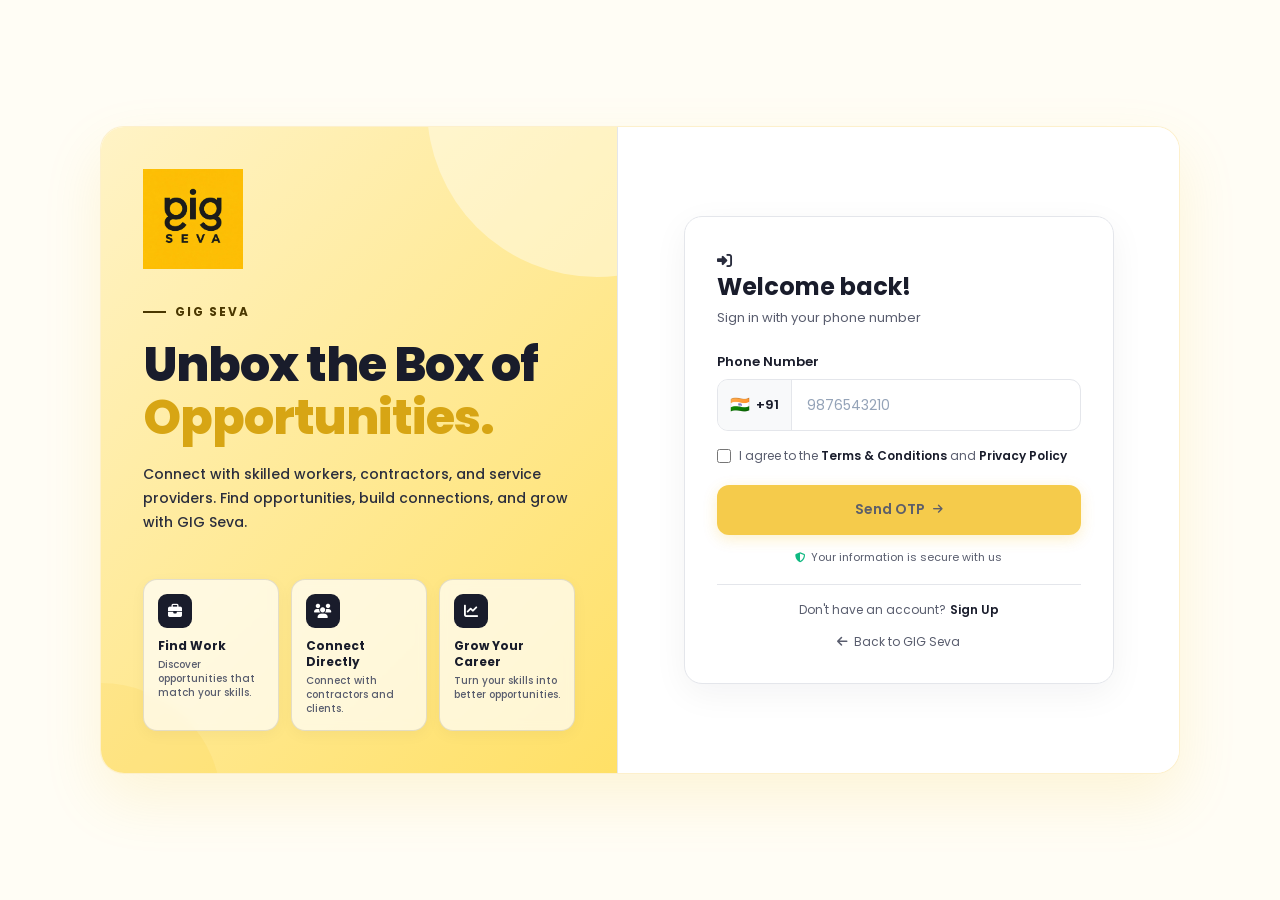
<file: login.html>
<!DOCTYPE html>
<html lang="en">

<head>
    <meta charset="UTF-8">
    <meta name="viewport" content="width=device-width, initial-scale=1.0">
    <title>Login | GIG Seva</title>
    <link href="https://fonts.googleapis.com/css2?family=Poppins:wght@400;500;600;700;800&display=swap" rel="stylesheet">
    <link rel="stylesheet" href="https://cdnjs.cloudflare.com/ajax/libs/font-awesome/6.7.2/css/all.min.css">
    <link rel="stylesheet" href="css/login.css">
</head>

<body>
    <main class="login-page">
        <div class="login-container">
            <section class="login-brand">
                <div class="brand-image">
                    <img src="images/gig-seva-hero.webp" alt="GIG Seva Opportunities">
                </div>
                <div class="brand-overlay">
                    <div class="brand-logo">
                        <img src="images/logo.jpeg" alt="GIG Seva">
                    </div>
                    <div class="brand-content">
                        <span class="brand-tag">GIG Seva</span>
                        <h1>Unbox the Box of <span>Opportunities.</span></h1>
                        <p>
                            Connect with skilled workers, contractors,
                            and service providers. Find opportunities,
                            build connections, and grow with GIG Seva.
                        </p>
                    </div>
                    <div class="brand-points">
                        <div class="brand-point">
                            <span><i class="fa-solid fa-briefcase"></i></span>
                            <div>
                                <strong>Find Work</strong>
                                <small>Discover opportunities that match your skills.</small>
                            </div>
                        </div>
                        <div class="brand-point">
                            <span><i class="fa-solid fa-users"></i></span>
                            <div>
                                <strong>Connect Directly</strong>
                                <small>Connect with contractors and clients.</small>
                            </div>
                        </div>
                        <div class="brand-point">
                            <span><i class="fa-solid fa-chart-line"></i></span>
                            <div>
                                <strong>Grow Your Career</strong>
                                <small>Turn your skills into better opportunities.</small>
                            </div>
                        </div>
                    </div>
                </div>
            </section>

            <section class="login-section">
                <div class="login-card">
                    <a href="index.html" class="mobile-logo">
                        <img src="images/logo.jpeg" alt="GIG Seva">
                    </a>

                    <div class="login-header">
                        <div class="login-icon">
                            <i class="fa-solid fa-right-to-bracket"></i>
                        </div>
                        <h2>Welcome back!</h2>
                        <p>Sign in with your phone number</p>
                    </div>

                    <p id="authError" class="auth-error" hidden></p>

                    <form id="loginForm" class="login-form" novalidate>
                        <div class="form-group">
                            <label for="phone">Phone Number</label>
                            <div class="mobile-input">
                                <div class="country-code">
                                    <span>🇮🇳</span>
                                    <strong>+91</strong>
                                </div>
                                <input
                                    type="tel"
                                    id="phone"
                                    name="phone"
                                    placeholder="9876543210"
                                    maxlength="10"
                                    minlength="10"
                                    pattern="[0-9]{10}"
                                    inputmode="numeric"
                                    autocomplete="tel"
                                    required
                                >
                            </div>
                        </div>

                        <div class="terms">
                            <label>
                                <input type="checkbox" id="agreeTerms" required>
                                <span>
                                    I agree to the
                                    <a href="termsandcondition.html">Terms & Conditions</a>
                                    and
                                    <a href="privacy_policy.html">Privacy Policy</a>
                                </span>
                            </label>
                        </div>

                        <button type="submit" id="loginSubmit" class="login-btn" disabled>
                            <span>Send OTP</span>
                            <i class="fa-solid fa-arrow-right"></i>
                        </button>
                    </form>

                    <div class="login-security">
                        <i class="fa-solid fa-shield-halved"></i>
                        <span>Your information is secure with us</span>
                    </div>

                    <div class="register-link">
                        <span>Don't have an account?</span>
                        <a href="registration-form.html">Sign Up</a>
                    </div>

                    <a href="index.html" class="back-home">
                        <i class="fa-solid fa-arrow-left"></i>
                        Back to GIG Seva
                    </a>
                </div>
            </section>
        </div>
    </main>

    <script src="js/auth.js"></script>
    <script src="js/login.js"></script>
</body>

</html>
</file>
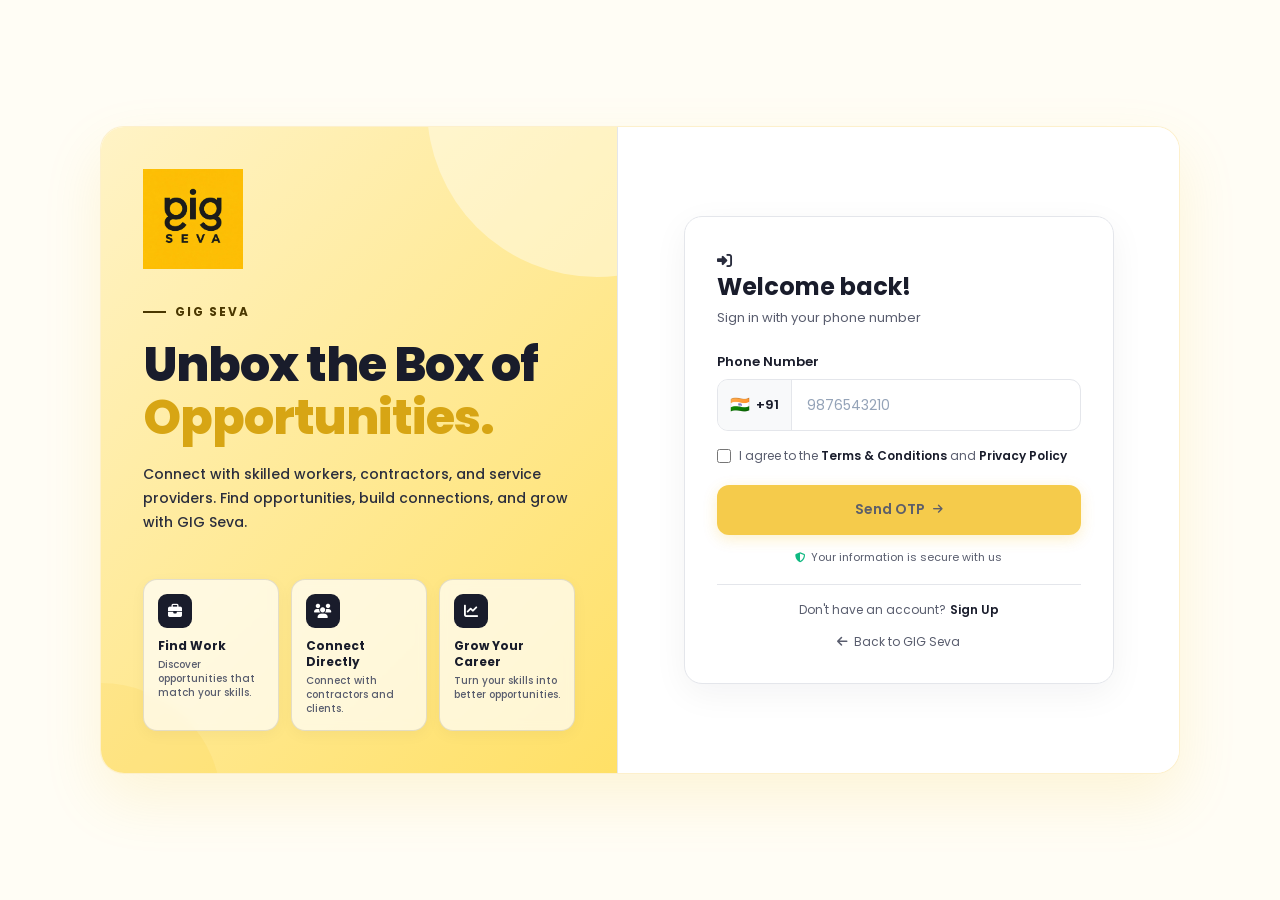
<file: otp-verfication.html>
<!DOCTYPE html>
<html lang="en">
<head>
    <meta charset="UTF-8">
    <meta name="viewport" content="width=device-width, initial-scale=1.0">
    <title>Verify OTP - GIG SEVA</title>
    <link href="https://fonts.googleapis.com/css2?family=Poppins:wght@400;500;600;700;800&display=swap" rel="stylesheet">
    <link rel="stylesheet" href="https://cdnjs.cloudflare.com/ajax/libs/font-awesome/6.4.0/css/all.min.css">
    <link rel="stylesheet" href="css/login.css">
</head>
<body>

    <div class="login-page">
        <div class="login-container">

            <div class="login-brand">
                <div class="brand-overlay">
                    <div class="brand-logo">
                        <img src="images/logo.jpeg" alt="Gig Seva Logo">
                    </div>
                    <div class="brand-content">
                        <div class="brand-tag">GIG SEVA SECURITY</div>
                        <h1>Verify Your<br><span>Mobile Number</span></h1>
                        <p>Enter the 6-digit verification code. For now use the dummy OTP shown on this screen.</p>
                    </div>
                    <div></div>
                </div>
            </div>

            <div class="login-section">
                <div class="login-card">

                    <div class="mobile-logo">
                        <img src="images/logo.jpeg" alt="Gig Seva Logo">
                    </div>

                    <div class="login-header">
                        <h2>Enter Verification Code</h2>
                        <p>Code sent to <span id="otpPhoneLabel">+91 ———</span> <a href="#" id="otpEditLink" class="edit-number">Edit</a></p>
                        <p id="otpHint" class="auth-hint" style="margin-top:8px;font-size:13px;color:#64748b;"></p>
                    </div>

                    <p id="authError" class="auth-error" hidden></p>

                    <form id="otpForm" class="login-form" novalidate>
                        <div class="otp-container">
                            <input type="text" maxlength="1" class="otp-input" inputmode="numeric" autocomplete="one-time-code" autofocus>
                            <input type="text" maxlength="1" class="otp-input" inputmode="numeric">
                            <input type="text" maxlength="1" class="otp-input" inputmode="numeric">
                            <input type="text" maxlength="1" class="otp-input" inputmode="numeric">
                            <input type="text" maxlength="1" class="otp-input" inputmode="numeric">
                            <input type="text" maxlength="1" class="otp-input" inputmode="numeric">
                        </div>

                        <div class="resend-text">
                            Didn't receive code? <a href="#" id="otpResend">Resend OTP</a>
                        </div>

                        <button type="submit" id="otpSubmit" class="login-btn">
                            <span>Verify &amp; Proceed</span>
                            <i class="fa-solid fa-arrow-right"></i>
                        </button>
                    </form>

                    <div class="back-link">
                        <a href="login.html"><i class="fa-solid fa-arrow-left"></i> Back to Login</a>
                    </div>
                </div>
            </div>

        </div>
    </div>

    <script src="js/auth.js"></script>
    <script src="js/otp.js"></script>
</body>
</html>
</file>
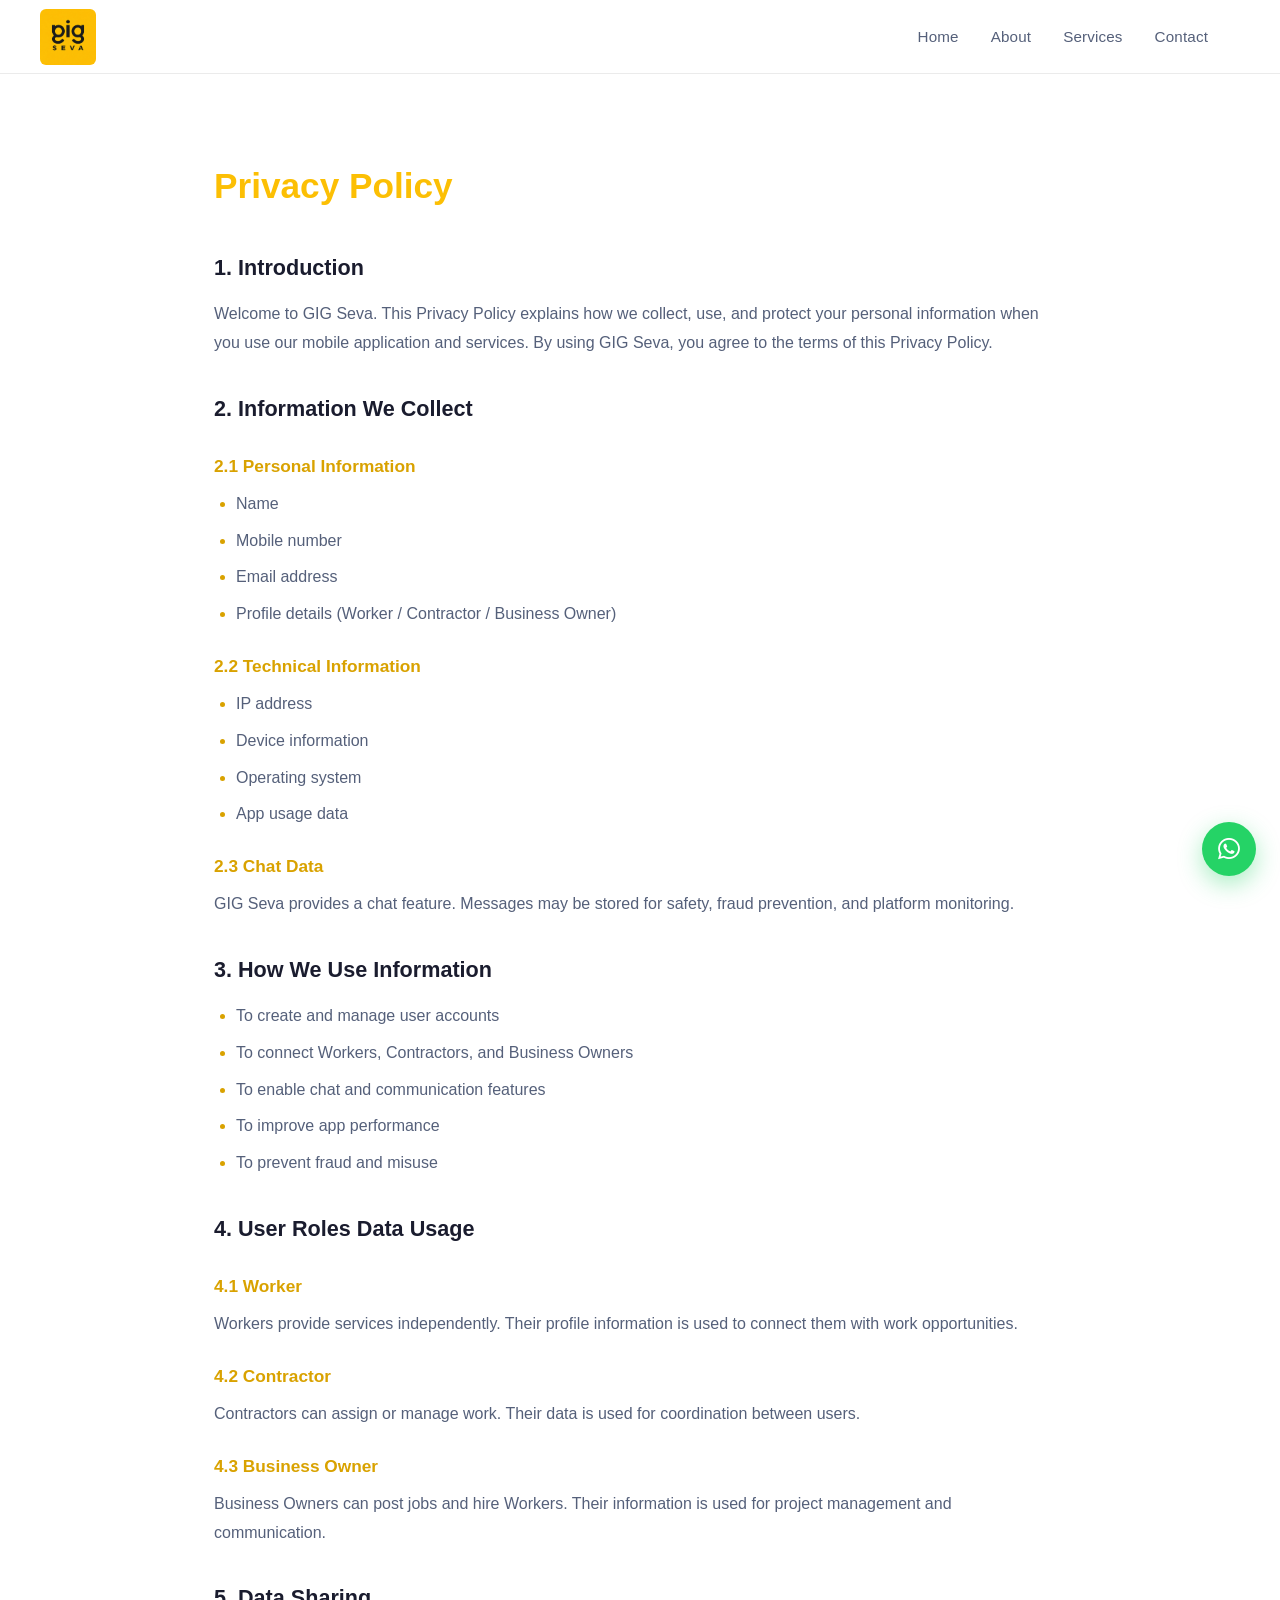
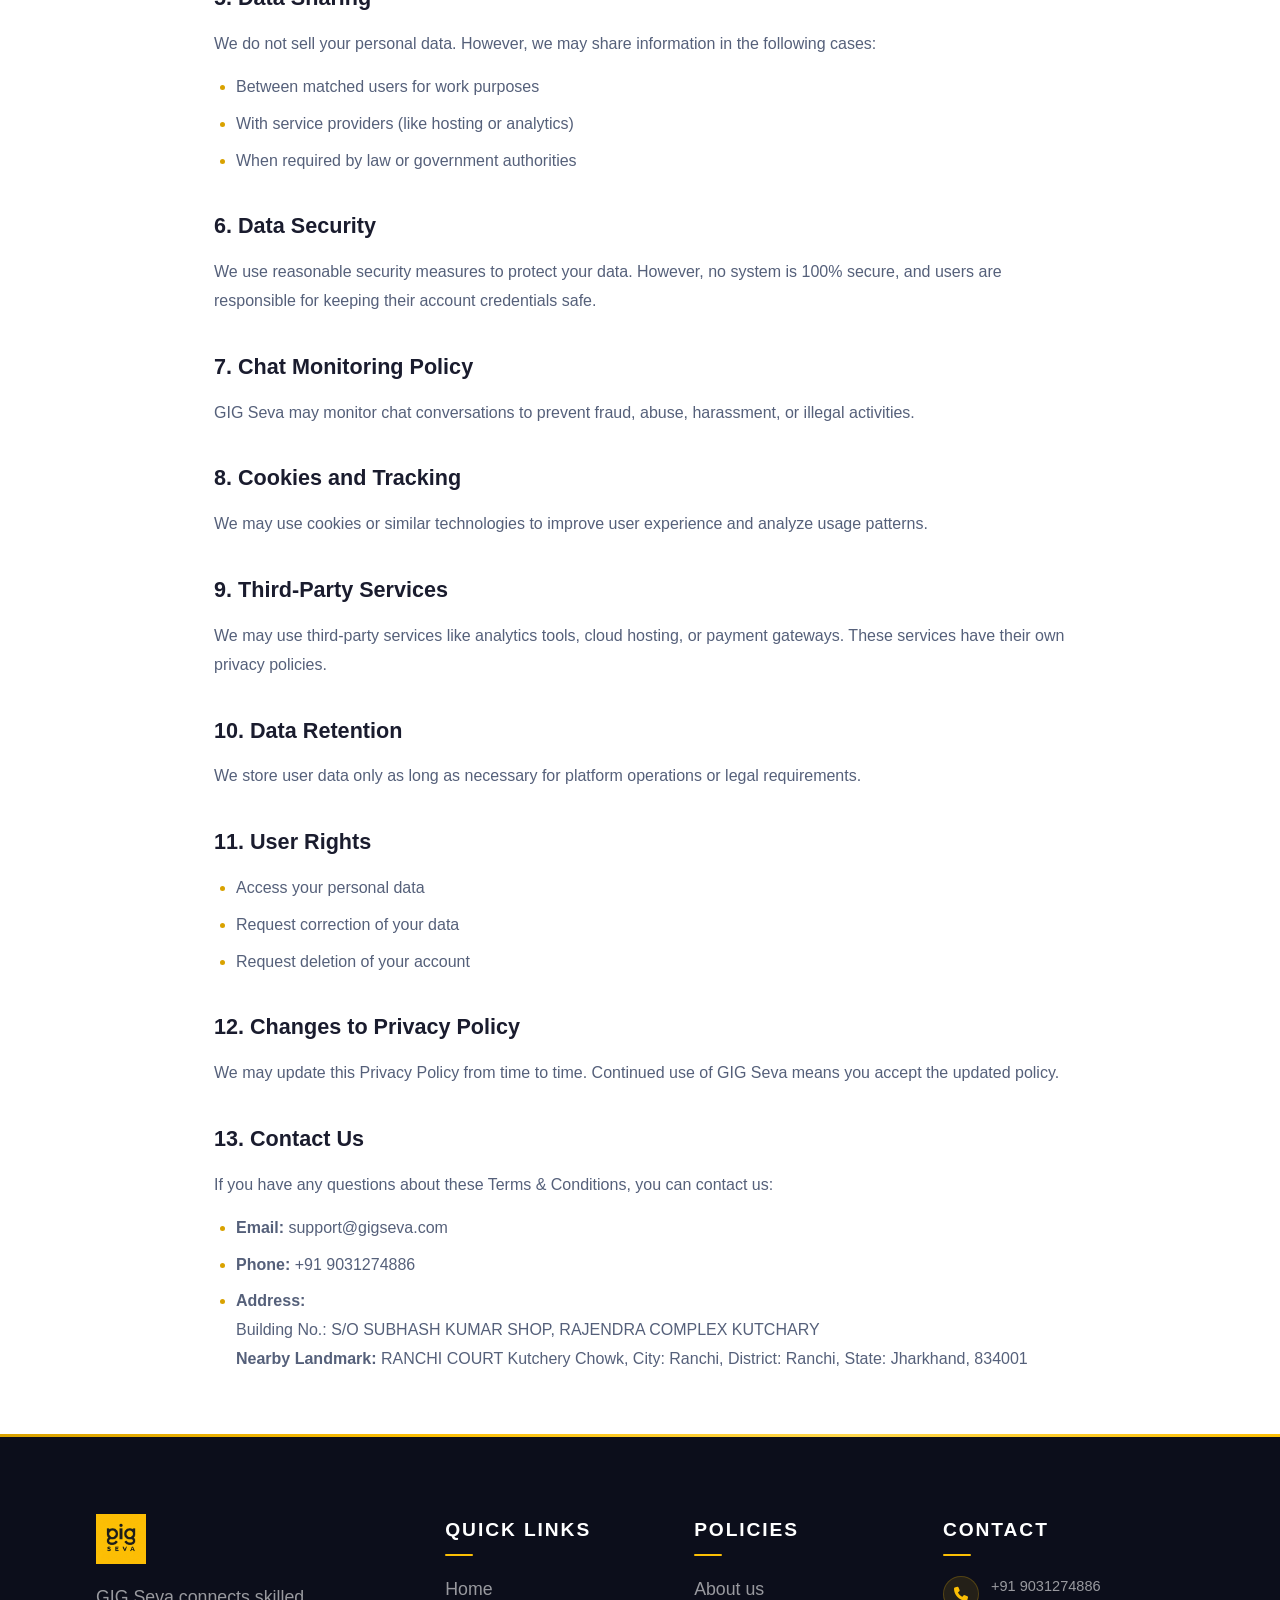
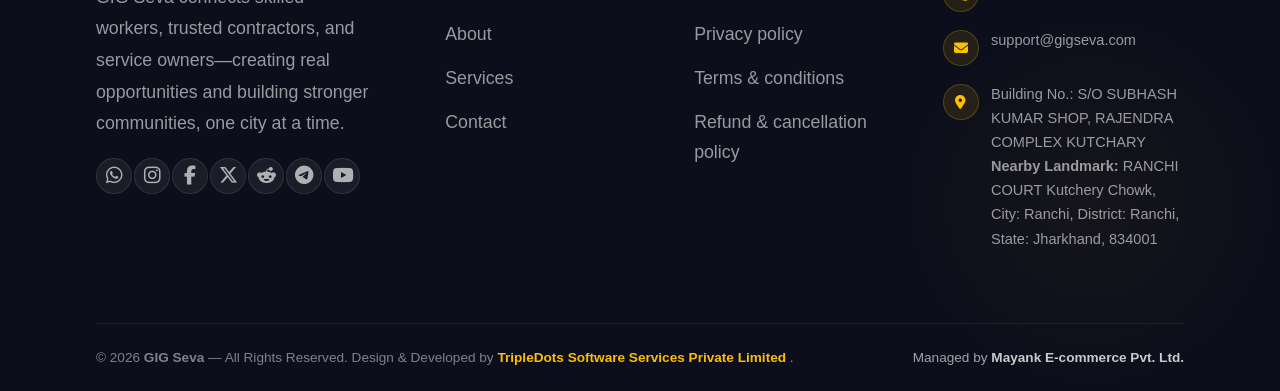
<file: privacy_policy.html>
<!DOCTYPE html>
<html lang="en">
<head>
  <meta charset="UTF-8">
  <title>GIG Seva Privacy Policy</title>
  <link rel="stylesheet" href="css/main.css">
  <link rel="stylesheet" href="https://cdnjs.cloudflare.com/ajax/libs/font-awesome/6.5.0/css/all.min.css">
</head>
<body>
  <div id="header"></div> 
<section class="terms-container">
<h1>Privacy Policy</h1>

<h2>1. Introduction</h2>
<p>
Welcome to GIG Seva. This Privacy Policy explains how we collect, use, and protect your personal information
when you use our mobile application and services. By using GIG Seva, you agree to the terms of this Privacy Policy.
</p>

<h2>2. Information We Collect</h2>

<h3>2.1 Personal Information</h3>
<ul>
  <li>Name</li>
  <li>Mobile number</li>
  <li>Email address</li>
  <li>Profile details (Worker / Contractor / Business Owner)</li>
</ul>

<h3>2.2 Technical Information</h3>
<ul>
  <li>IP address</li>
  <li>Device information</li>
  <li>Operating system</li>
  <li>App usage data</li>
</ul>

<h3>2.3 Chat Data</h3>
<p>
GIG Seva provides a chat feature. Messages may be stored for safety, fraud prevention, and platform monitoring.
</p>

<h2>3. How We Use Information</h2>
<ul>
  <li>To create and manage user accounts</li>
  <li>To connect Workers, Contractors, and Business Owners</li>
  <li>To enable chat and communication features</li>
  <li>To improve app performance</li>
  <li>To prevent fraud and misuse</li>
</ul>

<h2>4. User Roles Data Usage</h2>

<h3>4.1 Worker</h3>
<p>
Workers provide services independently. Their profile information is used to connect them with work opportunities.
</p>

<h3>4.2 Contractor</h3>
<p>
Contractors can assign or manage work. Their data is used for coordination between users.
</p>

<h3>4.3 Business Owner</h3>
<p>
Business Owners can post jobs and hire Workers. Their information is used for project management and communication.
</p>

<h2>5. Data Sharing</h2>
<p>We do not sell your personal data. However, we may share information in the following cases:</p>
<ul>
  <li>Between matched users for work purposes</li>
  <li>With service providers (like hosting or analytics)</li>
  <li>When required by law or government authorities</li>
</ul>

<h2>6. Data Security</h2>
<p>
We use reasonable security measures to protect your data. However, no system is 100% secure, and users
are responsible for keeping their account credentials safe.
</p>

<h2>7. Chat Monitoring Policy</h2>
<p>
GIG Seva may monitor chat conversations to prevent fraud, abuse, harassment, or illegal activities.
</p>

<h2>8. Cookies and Tracking</h2>
<p>
We may use cookies or similar technologies to improve user experience and analyze usage patterns.
</p>

<h2>9. Third-Party Services</h2>
<p>
We may use third-party services like analytics tools, cloud hosting, or payment gateways. These services
have their own privacy policies.
</p>

<h2>10. Data Retention</h2>
<p>
We store user data only as long as necessary for platform operations or legal requirements.
</p>

<h2>11. User Rights</h2>
<ul>
  <li>Access your personal data</li>
  <li>Request correction of your data</li>
  <li>Request deletion of your account</li>
</ul>


<h2>12. Changes to Privacy Policy</h2>
<p>
We may update this Privacy Policy from time to time. Continued use of GIG Seva means you accept the updated policy.
</p>

  <h2>13. Contact Us</h2>
  <p>If you have any questions about these Terms & Conditions, you can contact us:</p>

  <ul>
    <li><strong>Email:</strong> support@gigseva.com</li>
    <li><strong>Phone:</strong> +91 9031274886</li>
    <li><strong>Address:</strong>  <p>Building No.: S/O SUBHASH KUMAR 
             SHOP, RAJENDRA COMPLEX KUTCHARY <br> <b>Nearby Landmark:</b> RANCHI COURT 
             Kutchery Chowk,  City: Ranchi, District: Ranchi, State: Jharkhand, 834001</p></li>
  </ul>


</section>
<div id="footer"></div>

  <!-- JS -->
  <script src="js/auth.js"></script>
  <script src="js/main.js"></script>

</body>
</html>
</file>
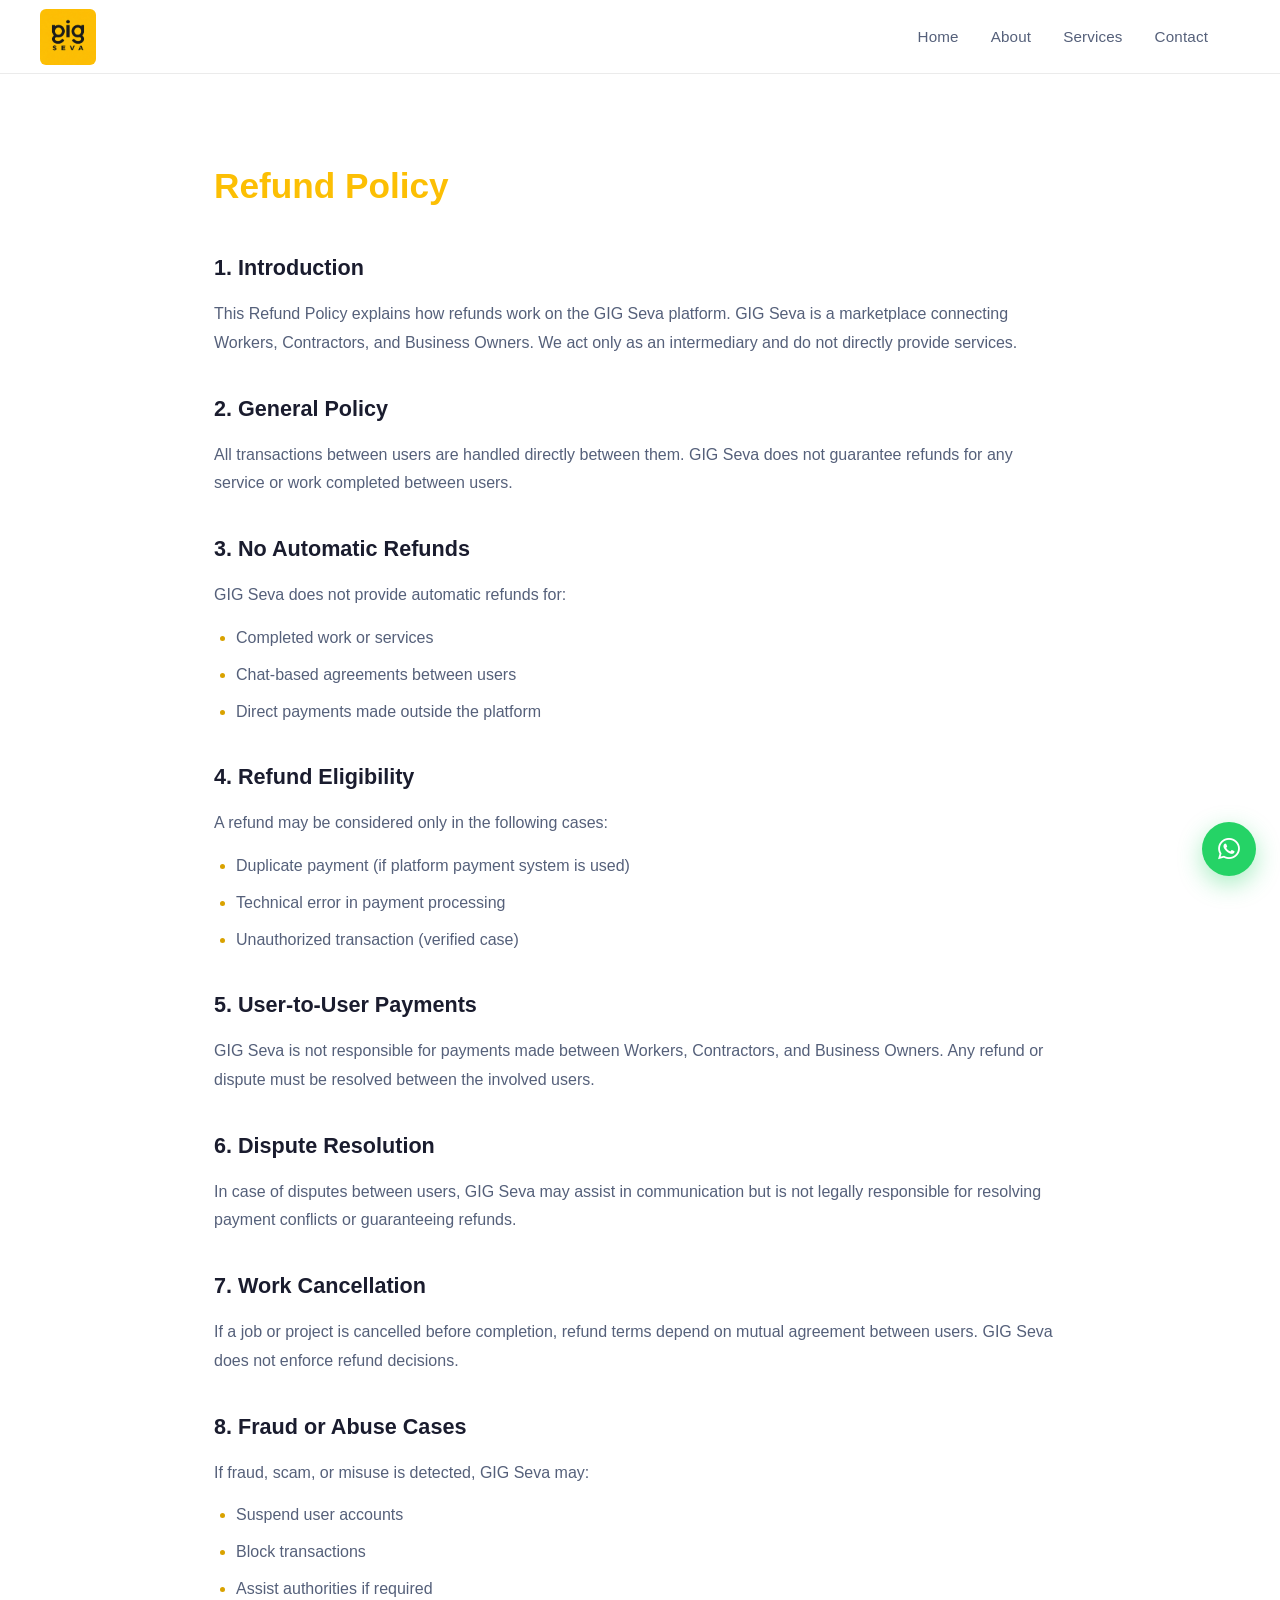
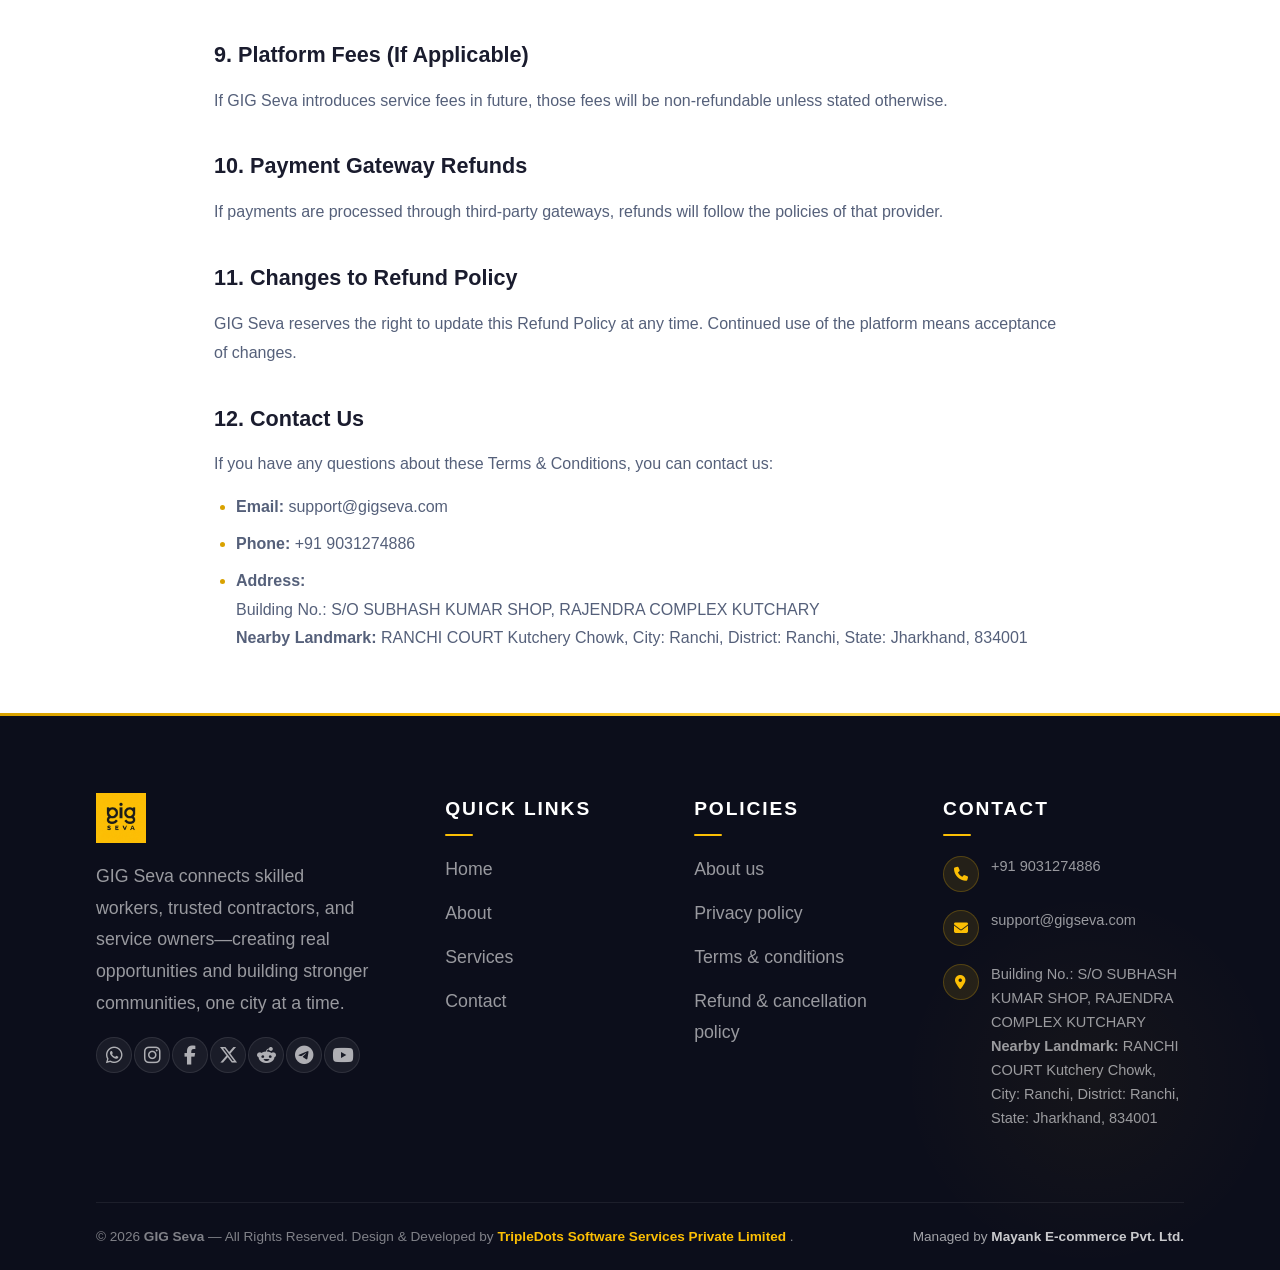
<file: refund_policy.html>
<!DOCTYPE html>
<html lang="en">
<head>
  <meta charset="UTF-8">
  <title>GIG Seva Refund Policy</title>
  <link rel="stylesheet" href="css/main.css">
  <link rel="stylesheet" href="https://cdnjs.cloudflare.com/ajax/libs/font-awesome/6.5.0/css/all.min.css">
</head>
<body>
  <div id="header"></div> 
<section class="terms-container">
<h1> Refund Policy</h1>

<h2>1. Introduction</h2>
<p>
This Refund Policy explains how refunds work on the GIG Seva platform.
GIG Seva is a marketplace connecting Workers, Contractors, and Business Owners.
We act only as an intermediary and do not directly provide services.
</p>

<h2>2. General Policy</h2>
<p>
All transactions between users are handled directly between them.
GIG Seva does not guarantee refunds for any service or work completed between users.
</p>

<h2>3. No Automatic Refunds</h2>
<p>
GIG Seva does not provide automatic refunds for:
</p>
<ul>
  <li>Completed work or services</li>
  <li>Chat-based agreements between users</li>
  <li>Direct payments made outside the platform</li>
</ul>

<h2>4. Refund Eligibility</h2>
<p>A refund may be considered only in the following cases:</p>
<ul>
  <li>Duplicate payment (if platform payment system is used)</li>
  <li>Technical error in payment processing</li>
  <li>Unauthorized transaction (verified case)</li>
</ul>

<h2>5. User-to-User Payments</h2>
<p>
GIG Seva is not responsible for payments made between Workers, Contractors, and Business Owners.
Any refund or dispute must be resolved between the involved users.
</p>

<h2>6. Dispute Resolution</h2>
<p>
In case of disputes between users, GIG Seva may assist in communication but is not legally responsible
for resolving payment conflicts or guaranteeing refunds.
</p>

<h2>7. Work Cancellation</h2>
<p>
If a job or project is cancelled before completion, refund terms depend on mutual agreement between users.
GIG Seva does not enforce refund decisions.
</p>

<h2>8. Fraud or Abuse Cases</h2>
<p>
If fraud, scam, or misuse is detected, GIG Seva may:
</p>
<ul>
  <li>Suspend user accounts</li>
  <li>Block transactions</li>
  <li>Assist authorities if required</li>
</ul>

<h2>9. Platform Fees (If Applicable)</h2>
<p>
If GIG Seva introduces service fees in future, those fees will be non-refundable unless stated otherwise.
</p>

<h2>10. Payment Gateway Refunds</h2>
<p>
If payments are processed through third-party gateways, refunds will follow the policies of that provider.
</p>

<h2>11. Changes to Refund Policy</h2>
<p>
GIG Seva reserves the right to update this Refund Policy at any time. Continued use of the platform means acceptance of changes.
</p>

  <h2>12. Contact Us</h2>
  <p>If you have any questions about these Terms & Conditions, you can contact us:</p>

  <ul>
    <li><strong>Email:</strong> support@gigseva.com</li>
    <li><strong>Phone:</strong> +91 9031274886</li>
    <li><strong>Address:</strong>  <p>Building No.: S/O SUBHASH KUMAR 
             SHOP, RAJENDRA COMPLEX KUTCHARY <br> <b>Nearby Landmark:</b> RANCHI COURT 
             Kutchery Chowk,  City: Ranchi, District: Ranchi, State: Jharkhand, 834001</p></li>
  </ul>
</section>
<div id="footer"></div>

  <!-- JS -->
  <script src="js/auth.js"></script>
  <script src="js/main.js"></script>

</body>
</html>
</file>
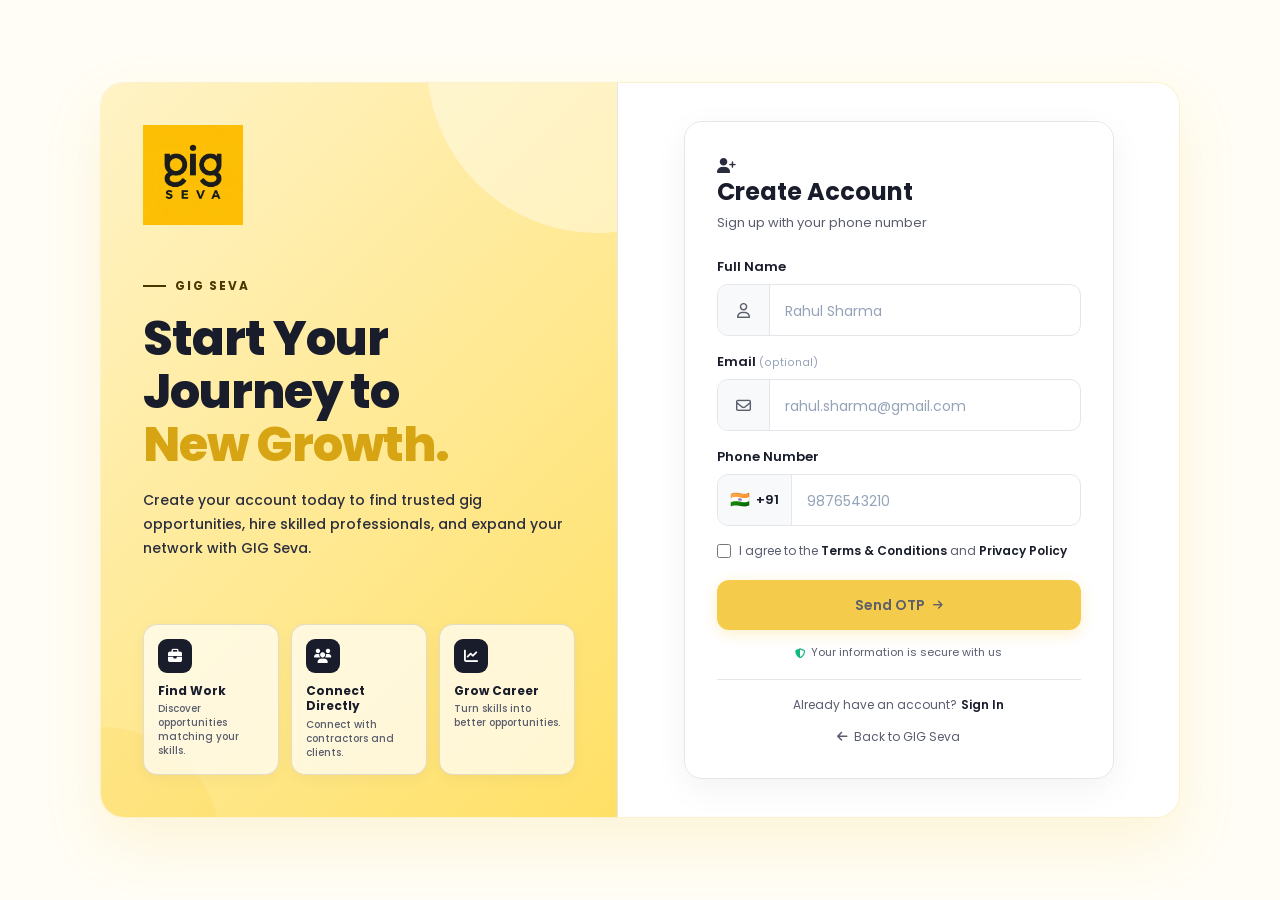
<file: registration-form.html>
<!DOCTYPE html>
<html lang="en">

<head>
    <meta charset="UTF-8">
    <meta name="viewport" content="width=device-width, initial-scale=1.0">
    <title>Create Account | GIG Seva</title>
    <link href="https://fonts.googleapis.com/css2?family=Poppins:wght@400;500;600;700;800&display=swap" rel="stylesheet">
    <link rel="stylesheet" href="https://cdnjs.cloudflare.com/ajax/libs/font-awesome/6.7.2/css/all.min.css">
    <link rel="stylesheet" href="css/login.css">
</head>

<body>
    <main class="login-page">
        <div class="login-container">
            <section class="login-brand">
                <div class="brand-overlay">
                    <div class="brand-logo">
                        <img src="images/logo.jpeg" alt="GIG Seva">
                    </div>
                    <div class="brand-content">
                        <span class="brand-tag">GIG Seva</span>
                        <h1>Start Your Journey to <span>New Growth.</span></h1>
                        <p>
                            Create your account today to find trusted gig opportunities,
                            hire skilled professionals, and expand your network with GIG Seva.
                        </p>
                    </div>
                    <div class="brand-points">
                        <div class="brand-point">
                            <span><i class="fa-solid fa-briefcase"></i></span>
                            <div>
                                <strong>Find Work</strong>
                                <small>Discover opportunities matching your skills.</small>
                            </div>
                        </div>
                        <div class="brand-point">
                            <span><i class="fa-solid fa-users"></i></span>
                            <div>
                                <strong>Connect Directly</strong>
                                <small>Connect with contractors and clients.</small>
                            </div>
                        </div>
                        <div class="brand-point">
                            <span><i class="fa-solid fa-chart-line"></i></span>
                            <div>
                                <strong>Grow Career</strong>
                                <small>Turn skills into better opportunities.</small>
                            </div>
                        </div>
                    </div>
                </div>
            </section>

            <section class="login-section">
                <div class="login-card">
                    <a href="index.html" class="mobile-logo">
                        <img src="images/logo.jpeg" alt="GIG Seva">
                    </a>

                    <div class="login-header">
                        <div class="login-icon">
                            <i class="fa-solid fa-user-plus"></i>
                        </div>
                        <h2>Create Account</h2>
                        <p>Sign up with your phone number</p>
                    </div>

                    <p id="authError" class="auth-error" hidden></p>

                    <form id="registerForm" class="login-form" novalidate>
                        <div class="form-group">
                            <label for="name">Full Name</label>
                            <div class="mobile-input">
                                <div class="country-code" style="min-width: 52px;">
                                    <i class="fa-regular fa-user" style="color: #595d6e; font-size: 15px;"></i>
                                </div>
                                <input
                                    type="text"
                                    id="name"
                                    name="name"
                                    placeholder="Rahul Sharma"
                                    autocomplete="name"
                                    maxlength="25"
                                    required
                                >
                            </div>
                        </div>

                        <div class="form-group">
                            <label for="email">Email <small style="font-weight:400;color:#94a3b8;">(optional)</small></label>
                            <div class="mobile-input">
                                <div class="country-code" style="min-width: 52px;">
                                    <i class="fa-regular fa-envelope" style="color: #595d6e; font-size: 15px;"></i>
                                </div>
                                <input
                                    type="email"
                                    id="email"
                                    name="email"
                                    placeholder="rahul.sharma@gmail.com"
                                    autocomplete="email"
                                >
                            </div>
                        </div>

                        <div class="form-group">
                            <label for="phone">Phone Number</label>
                            <div class="mobile-input">
                                <div class="country-code">
                                    <span>🇮🇳</span>
                                    <strong>+91</strong>
                                </div>
                                <input
                                    type="tel"
                                    id="phone"
                                    name="phone"
                                    placeholder="9876543210"
                                    maxlength="10"
                                    minlength="10"
                                    pattern="[0-9]{10}"
                                    inputmode="numeric"
                                    autocomplete="tel"
                                    required
                                >
                            </div>
                        </div>

                        <div class="terms">
                            <label>
                                <input type="checkbox" id="agreeTerms" required>
                                <span>
                                    I agree to the
                                    <a href="termsandcondition.html">Terms & Conditions</a>
                                    and
                                    <a href="privacy_policy.html">Privacy Policy</a>
                                </span>
                            </label>
                        </div>

                        <button type="submit" id="registerSubmit" class="login-btn" disabled>
                            <span>Send OTP</span>
                            <i class="fa-solid fa-arrow-right"></i>
                        </button>
                    </form>

                    <div class="login-security">
                        <i class="fa-solid fa-shield-halved"></i>
                        <span>Your information is secure with us</span>
                    </div>

                    <div class="register-link">
                        <span>Already have an account?</span>
                        <a href="login.html">Sign In</a>
                    </div>

                    <a href="index.html" class="back-home">
                        <i class="fa-solid fa-arrow-left"></i>
                        Back to GIG Seva
                    </a>
                </div>
            </section>
        </div>
    </main>

    <script src="js/auth.js"></script>
    <script src="js/register.js"></script>
</body>

</html>
</file>
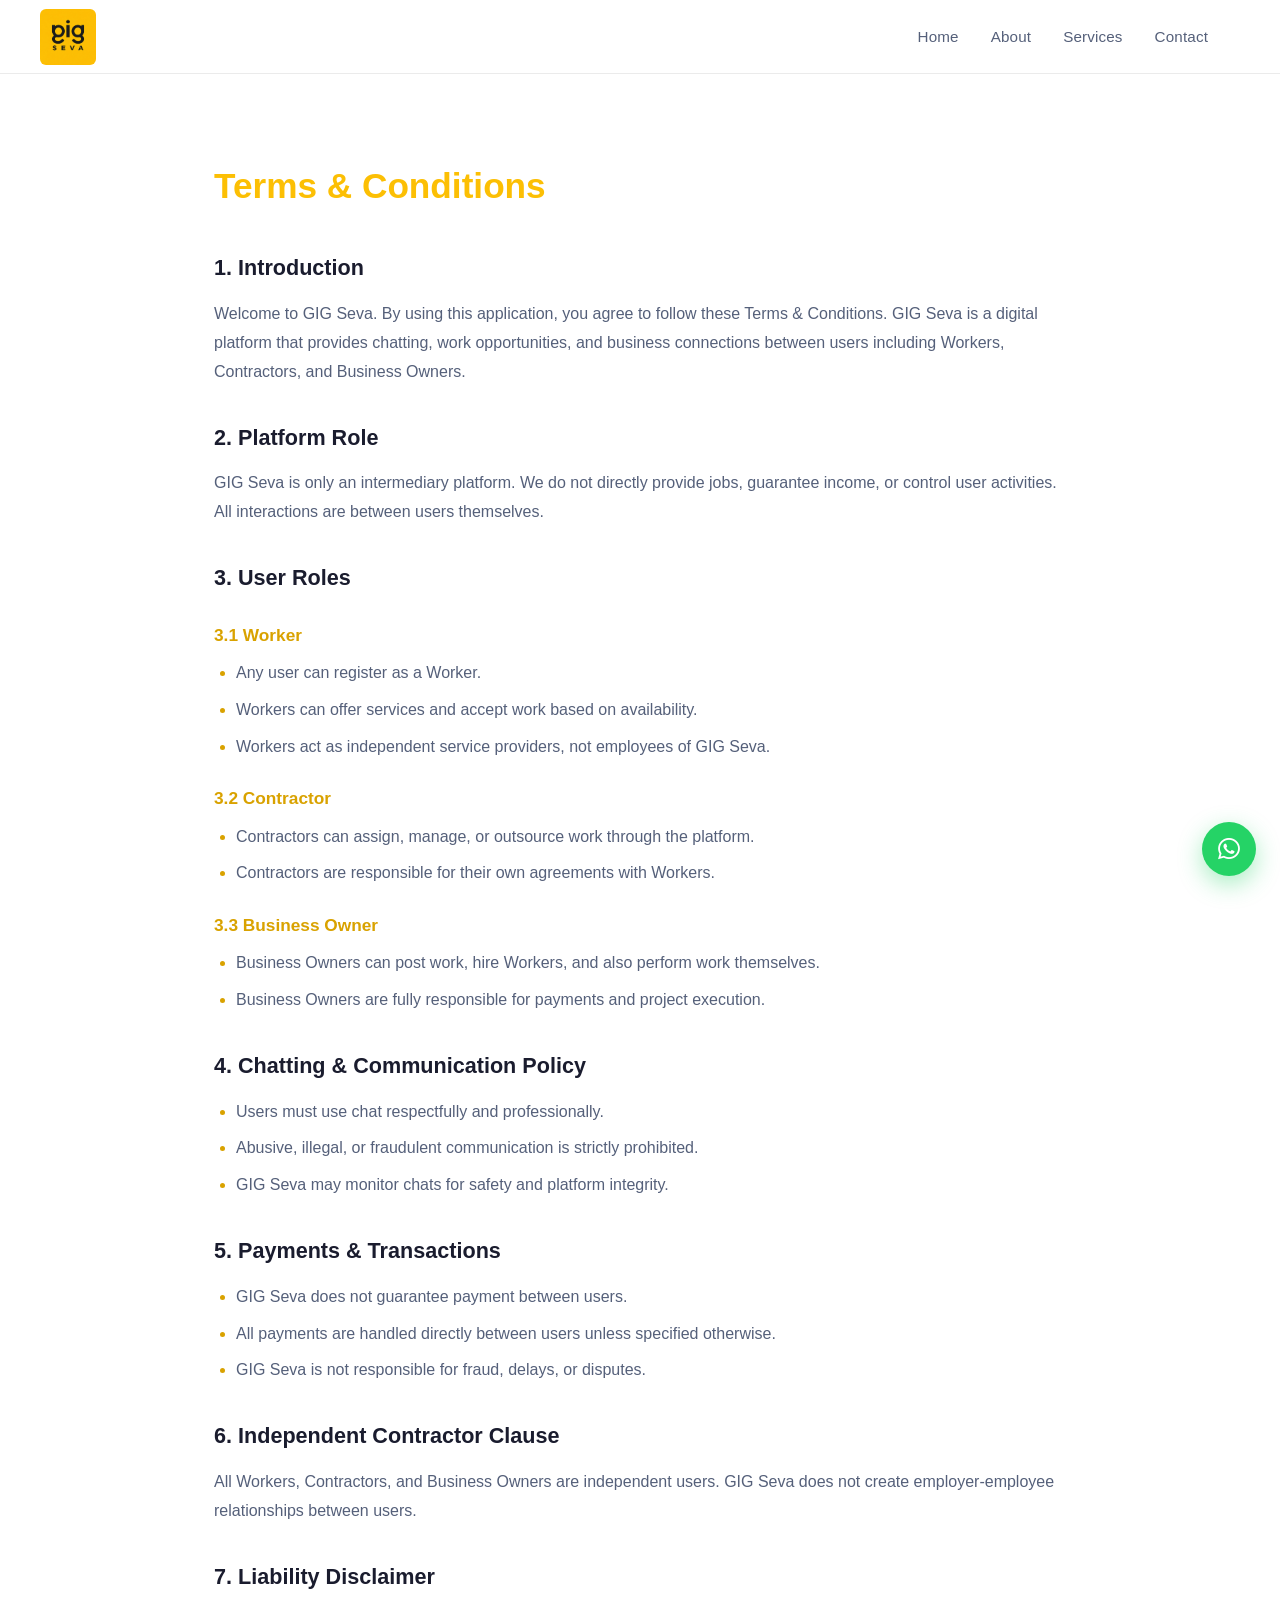
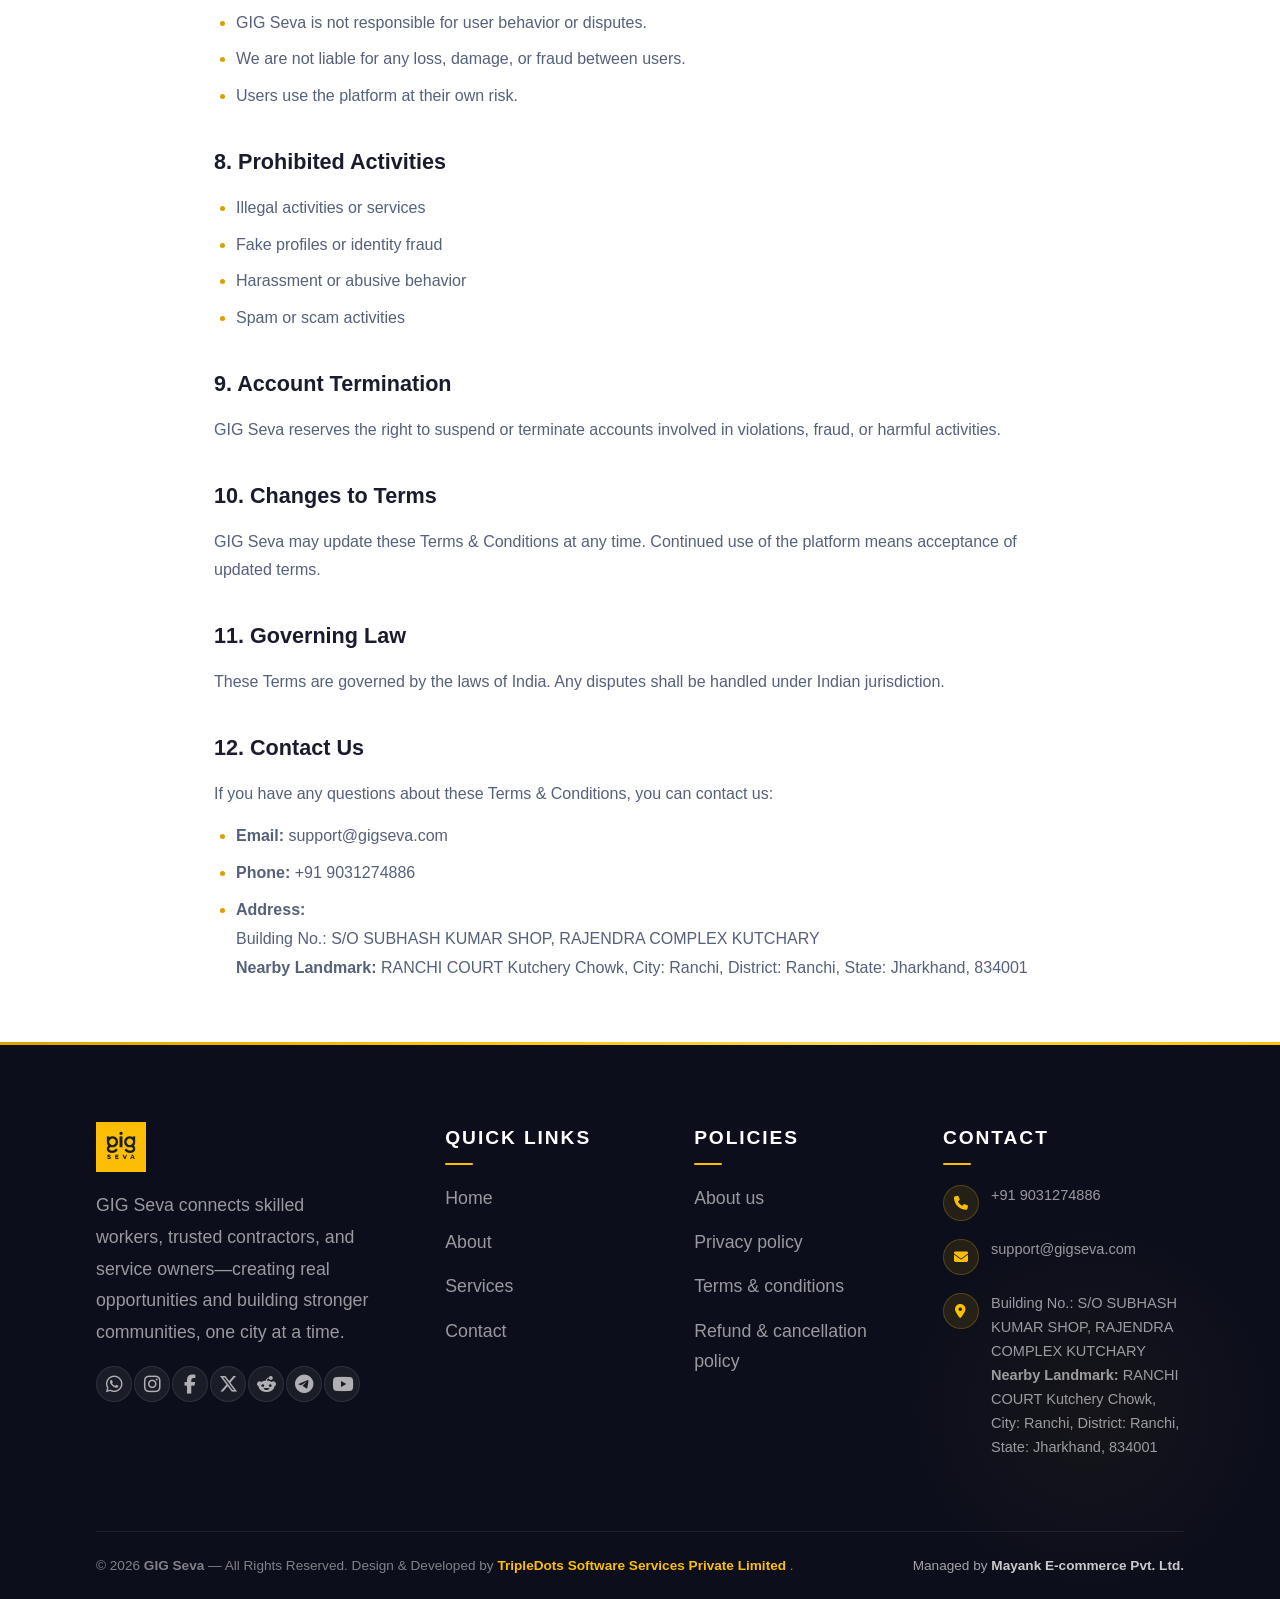
<file: termsandcondition.html>
<!DOCTYPE html>
<html lang="en">
<head>
  <meta charset="UTF-8">
  <meta name="viewport" content="width=device-width, initial-scale=1.0">
  <title>GIG Seva - Terms & Conditions</title>
  <link rel="stylesheet" href="css/main.css">
  <link rel="stylesheet" href="https://cdnjs.cloudflare.com/ajax/libs/font-awesome/6.5.0/css/all.min.css">
  
</head>

<body>
  <div id="header"></div> 


<section class="terms-container">
  <h1>Terms & Conditions</h1>

  <h2>1. Introduction</h2>
  <p>
    Welcome to GIG Seva. By using this application, you agree to follow these Terms & Conditions.
    GIG Seva is a digital platform that provides chatting, work opportunities, and business connections
    between users including Workers, Contractors, and Business Owners.
  </p>

  <h2>2. Platform Role</h2>
  <p>
    GIG Seva is only an intermediary platform. We do not directly provide jobs, guarantee income,
    or control user activities. All interactions are between users themselves.
  </p>

  <h2>3. User Roles</h2>

  <h3>3.1 Worker</h3>
  <ul>
    <li>Any user can register as a Worker.</li>
    <li>Workers can offer services and accept work based on availability.</li>
    <li>Workers act as independent service providers, not employees of GIG Seva.</li>
  </ul>

  <h3>3.2 Contractor</h3>
  <ul>
    <li>Contractors can assign, manage, or outsource work through the platform.</li>
    <li>Contractors are responsible for their own agreements with Workers.</li>
  </ul>

  <h3>3.3 Business Owner</h3>
  <ul>
    <li>Business Owners can post work, hire Workers, and also perform work themselves.</li>
    <li>Business Owners are fully responsible for payments and project execution.</li>
  </ul>

  <h2>4. Chatting & Communication Policy</h2>
  <ul>
    <li>Users must use chat respectfully and professionally.</li>
    <li>Abusive, illegal, or fraudulent communication is strictly prohibited.</li>
    <li>GIG Seva may monitor chats for safety and platform integrity.</li>
  </ul>

  <h2>5. Payments & Transactions</h2>
  <ul>
    <li>GIG Seva does not guarantee payment between users.</li>
    <li>All payments are handled directly between users unless specified otherwise.</li>
    <li>GIG Seva is not responsible for fraud, delays, or disputes.</li>
  </ul>

  <h2>6. Independent Contractor Clause</h2>
  <p>
    All Workers, Contractors, and Business Owners are independent users.
    GIG Seva does not create employer-employee relationships between users.
  </p>

  <h2>7. Liability Disclaimer</h2>
  <ul>
    <li>GIG Seva is not responsible for user behavior or disputes.</li>
    <li>We are not liable for any loss, damage, or fraud between users.</li>
    <li>Users use the platform at their own risk.</li>
  </ul>

  <h2>8. Prohibited Activities</h2>
  <ul>
    <li>Illegal activities or services</li>
    <li>Fake profiles or identity fraud</li>
    <li>Harassment or abusive behavior</li>
    <li>Spam or scam activities</li>
  </ul>

  <h2>9. Account Termination</h2>
  <p>
    GIG Seva reserves the right to suspend or terminate accounts involved in violations,
    fraud, or harmful activities.
  </p>

  <h2>10. Changes to Terms</h2>
  <p>
    GIG Seva may update these Terms & Conditions at any time. Continued use of the platform
    means acceptance of updated terms.
  </p>

  <h2>11. Governing Law</h2>
  <p>
    These Terms are governed by the laws of India. Any disputes shall be handled under Indian jurisdiction.
  </p>

  <!-- NEW CONTACT SECTION -->
  <h2>12. Contact Us</h2>
  <p>If you have any questions about these Terms & Conditions, you can contact us:</p>

  <ul>
    <li><strong>Email:</strong> support@gigseva.com</li>
    <li><strong>Phone:</strong> +91 9031274886</li>
    <li><strong>Address:</strong>  <p>Building No.: S/O SUBHASH KUMAR 
             SHOP, RAJENDRA COMPLEX KUTCHARY <br> <b>Nearby Landmark:</b> RANCHI COURT 
             Kutchery Chowk,  City: Ranchi, District: Ranchi, State: Jharkhand, 834001</p></li>
  </ul>

</section>

<div id="footer"></div>

  <!-- JS -->
  <script src="js/auth.js"></script>
  <script src="js/main.js"></script>
</body>
</html>
</file>
<file: css/main.css>
@charset "UTF-8";
:root {
  --orange: #FCBF04 ;
  --orange-light:#FFD84D ;
  --mid: #D9A200 ;
  --bg: #F6F7FB ;
  --bg-card: #FFFFFF ;
  --text: #1A1C2E ;
  --text-soft: #55607A ;
  --border: rgba(0, 0, 0, 0.09) ;
  --shadow-sm: 0 4px 16px rgba(0, 0, 0, 0.07) ;
  --shadow-md: 0 10px 36px rgba(0, 0, 0, 0.11) ;
  --shadow-lg: 0 20px 60px rgba(0, 0, 0, 0.15) ;
  --radius: 14px ;
  --radius-sm: 8px ;
  --radius-lg: 22px ;
  --font-head: Syne, sans-serif ;
  --font-body: DM Sans, sans-serif ;
  --nav-h: 74px ;
  --transition: 0.3s cubic-bezier(0.4, 0, 0.2, 1) ;
  --grad: linear-gradient(135deg, #FCBF04
  0%, #FFD84D
  100%);
}

*,
*::before,
*::after {
  margin: 0;
  padding: 0;
  box-sizing: border-box;
}

html {
  font-size: 16px;
  scroll-behavior: smooth;
}

html,
body {
  width: 100%;
  overflow-x: hidden;
}

body {
  color: #1A1C2E;
  font-family: "DM Sans", sans-serif;
  background: #FFFFFF;
  line-height: 1.7;
  padding-top: 74px;
}

a {
  color: inherit;
  text-decoration: none;
}

ul {
  list-style: none;
}

img {
  display: block;
  max-width: 100%;
}

input,
textarea,
button {
  border: none;
  font-family: "DM Sans", sans-serif;
  outline: none;
}

::-webkit-scrollbar {
  width: 6px;
}

::-webkit-scrollbar-track {
  background: #EEF0F6;
}

::-webkit-scrollbar-thumb {
  border-radius: 10px;
  background: #FCBF04;
}

::-webkit-scrollbar-thumb:hover {
  background: #D9A200;
}

.container {
  margin: 0 auto;
  width: 100%;
  padding: 0 32px;
  max-width: 1280px;
}

.section-label {
  margin-bottom: 16px;
  border-radius: 50px;
  display: inline-block;
  padding: 6px 18px;
  color: rgb(8.8615384615, 10.3384615385, 19.9384615385);
  font-family: "Syne", sans-serif;
  font-weight: 700;
  font-size: 0.68rem;
  background: linear-gradient(135deg, #FCBF04 0%, #FFD84D 100%);
  letter-spacing: 0.22em;
  text-transform: uppercase;
  box-shadow: 0 4px 14px rgba(252, 191, 4, 0.28);
}

.section-title {
  margin-bottom: 50px;
  color: #1A1C2E;
  font-family: "Syne", sans-serif;
  font-weight: 800;
  font-size: clamp(1.9rem, 3.4vw, 3rem);
  line-height: 1.14;
  letter-spacing: -0.025em;
}

.gradient-text {
  background: linear-gradient(135deg, #FCBF04 0%, #FFD84D 100%);
  -webkit-background-clip: text;
  -webkit-text-fill-color: transparent;
  background-clip: text;
}

.btn {
  border-radius: 8px;
  display: inline-flex;
  justify-content: center;
  align-items: center;
  padding: 13px 30px;
  font-family: "DM Sans", sans-serif;
  font-weight: 600;
  font-size: 0.93rem;
  gap: 8px;
  letter-spacing: 0.01em;
  cursor: pointer;
  white-space: nowrap;
  transition: 0.3s cubic-bezier(0.4, 0, 0.2, 1);
  line-height: 1;
}
.btn i {
  font-size: 0.88em;
  transition: 0.3s cubic-bezier(0.4, 0, 0.2, 1);
}

.btn-primary {
  color: #0C0E1B;
  background: #FCBF04;
  box-shadow: 0 6px 22px rgba(252, 191, 4, 0.36);
}
.btn-primary:hover {
  background: #FFD84D;
  box-shadow: 0 12px 36px rgba(252, 191, 4, 0.5);
  transform: translateY(-2px);
}
.btn-primary:hover i {
  transform: translateX(3px);
}
.btn-primary:active {
  transform: translateY(0);
}

.btn-outline {
  border: 2px solid #FCBF04;
  color: #1A1C2E;
  background: transparent;
}
.btn-outline:hover {
  color: #0C0E1B;
  background: #FCBF04;
  transform: translateY(-2px);
  box-shadow: 0 8px 28px rgba(252, 191, 4, 0.4);
}

.btn.full-width {
  width: 100%;
  justify-content: center;
}

.navbar {
  position: fixed;
  z-index: 1000;
  top: 0;
  right: 0;
  left: 0;
  height: 74px;
  background: #FFFFFF;
  border-bottom: 1px solid rgba(0, 0, 0, 0.08);
  transition: box-shadow 0.3s cubic-bezier(0.4, 0, 0.2, 1);
}
.navbar.scrolled {
  box-shadow: 0 2px 24px rgba(0, 0, 0, 0.08);
}

.nav-container {
  margin: 0 auto;
  height: 100%;
  display: flex;
  justify-content: space-between;
  align-items: center;
  padding: 0 40px;
  max-width: 1280px;
  gap: 24px;
}

.nav-logo {
  display: flex;
  flex-shrink: 0;
  align-items: center;
}

.logo-img {
  width: 56px;
  height: 56px;
  display: block;
  object-fit: cover;
  border-radius: 6px;
  transition: 0.3s cubic-bezier(0.4, 0, 0.2, 1);
}

.nav-right {
  display: flex;
  align-items: center;
  justify-content: flex-end;
  gap: 18px;
  margin-left: auto;
  min-width: 0;
}

.nav-menu {
  margin: 0;
  display: flex;
  align-items: center;
  padding: 0;
  list-style: none;
  gap: 4px;
}

.nav-link {
  position: relative;
  border-radius: 8px;
  display: inline-block;
  padding: 8px 14px;
  color: #55607A;
  font-family: "Poppins", "DM Sans", sans-serif;
  font-weight: 500;
  font-size: 0.95rem;
  letter-spacing: 0.01em;
  transition: 0.3s cubic-bezier(0.4, 0, 0.2, 1);
}
.nav-link:hover {
  color: #1A1C2E;
}

.nav-actions {
  display: flex;
  flex-shrink: 0;
  align-items: center;
  gap: 10px;
}
.nav-actions .btn {
  padding: 10px 18px;
  font-family: "Poppins", "DM Sans", sans-serif;
  font-size: 0.88rem;
  font-weight: 600;
  border-radius: 6px;
  min-height: 40px;
}
.nav-actions .btn-outline {
  border-width: 1.5px;
  background: #fff;
}
.nav-actions .btn-primary {
  box-shadow: none;
}
.nav-actions .btn-primary:hover {
  transform: none;
  box-shadow: none;
  background: #FFD84D;
}

.hamburger {
  z-index: 1001;
  border-radius: 8px;
  display: none;
  flex-direction: column;
  padding: 8px;
  gap: 5px;
  cursor: pointer;
  background: none;
}
.hamburger span {
  border-radius: 3px;
  width: 22px;
  height: 2px;
  display: block;
  background: #1A1C2E;
  transition: 0.3s cubic-bezier(0.4, 0, 0.2, 1);
  transform-origin: center;
}
.hamburger.open span:nth-child(1) {
  transform: translateY(7px) rotate(45deg);
}
.hamburger.open span:nth-child(2) {
  opacity: 0;
  transform: scaleX(0);
}
.hamburger.open span:nth-child(3) {
  transform: translateY(-7px) rotate(-45deg);
}

@media (max-width: 768px) {
  .logo-img {
    width: 48px;
    height: 48px;
  }
  .nav-container {
    padding: 0 16px;
  }
  .nav-right {
    gap: 0;
    margin-left: 0;
  }
  .nav-menu {
    position: fixed;
    z-index: 9999;
    top: 0;
    right: -100%;
    width: 82%;
    height: 100vh;
    flex-direction: column;
    align-items: flex-start;
    padding: 0;
    max-width: 360px;
    background: #FFFFFF;
    box-shadow: -4px 0 40px rgba(0, 0, 0, 0.18);
    transition: right 0.35s cubic-bezier(0.4, 0, 0.2, 1);
    overflow-y: auto;
    overflow-x: hidden;
    gap: 0;
  }
  .nav-menu::before {
    position: fixed;
    z-index: -1;
    top: 0;
    left: 0;
    width: 100vw;
    height: 100vh;
    content: "";
    background: rgba(0, 0, 0, 0);
    pointer-events: none;
    transition: background 0.35s ease;
  }
  .nav-menu.open {
    right: 0;
  }
  .nav-menu.open::before {
    background: rgba(0, 0, 0, 0.35);
    pointer-events: auto;
  }
  .nav-menu li {
    width: 100%;
    flex-shrink: 0;
  }
  .nav-menu li:first-child {
    margin-top: 74px;
  }
  .nav-link {
    position: relative;
    border-radius: 0;
    width: 100%;
    display: flex;
    align-items: center;
    padding: 0 24px;
    color: #1A1C2E;
    font-family: "Poppins", sans-serif;
    font-weight: 450;
    font-size: 18px;
    gap: 14px;
    min-height: 56px;
    letter-spacing: 0.01em;
    line-height: 1.4;
    background: transparent;
    transition: background 0.22s ease, color 0.22s ease;
  }
  .nav-link::before {
    border: 1px solid rgba(252, 191, 4, 0.3);
    border-radius: 50%;
    width: 40px;
    height: 40px;
    display: inline-flex;
    flex-shrink: 0;
    justify-content: center;
    align-items: center;
    color: rgb(202.5787401575, 153.3464566929, 2.4212598425);
    font-family: "Font Awesome 6 Free";
    font-weight: 900;
    font-size: 18px;
    background: rgba(252, 191, 4, 0.14);
    line-height: 1;
    transition: background 0.22s ease, color 0.22s ease, border-color 0.22s ease;
  }
  .nav-link:hover, .nav-link.active {
    color: #1A1C2E;
    background: rgba(252, 191, 4, 0.06);
  }
  .nav-link:hover::before, .nav-link.active::before {
    border-color: #FCBF04;
    color: #0C0E1B;
    background: #FCBF04;
  }
  .nav-menu li:nth-child(1) .nav-link::before {
    content: "\f015";
  }
  .nav-menu li:nth-child(2) .nav-link::before {
    content: "\f05a";
  }
  .nav-menu li:nth-child(3) .nav-link::before {
    content: "\f013";
  }
  .nav-menu li:nth-child(4) .nav-link::before {
    content: "\f0e0";
  }
  .nav-menu li + li {
    border-top: 1px solid rgba(0, 0, 0, 0.05);
  }
  .hamburger {
    position: relative;
    z-index: 10000;
    display: flex;
  }
  .nav-actions {
    display: none !important;
  }
  .mobile-actions {
    margin-top: 0 !important;
    width: 100% !important;
    display: flex !important;
    flex-direction: column !important;
    flex-shrink: 0 !important;
    align-items: stretch !important;
    padding: 20px 24px 32px !important;
    gap: 10px !important;
    border-top: 1px solid rgba(0, 0, 0, 0.09) !important;
  }
  .mobile-actions .btn {
    border-radius: 8px !important;
    width: 100% !important;
    justify-content: center !important;
    font-family: "Poppins", sans-serif !important;
    font-weight: 600 !important;
    font-size: 0.97rem !important;
    min-height: 48px !important;
    box-sizing: border-box !important;
    gap: 8px !important;
  }
  .mobile-actions .btn i {
    font-size: 0.9em !important;
  }
  .mobile-actions .btn-outline {
    border: 2px solid #FCBF04 !important;
    color: #1A1C2E !important;
    background: transparent !important;
  }
  .mobile-actions .btn-outline:hover {
    background: rgba(252, 191, 4, 0.08) !important;
  }
  .mobile-actions .btn-primary {
    color: #0C0E1B !important;
    font-weight: 700 !important;
    background: #FCBF04 !important;
    box-shadow: 0 4px 16px rgba(252, 191, 4, 0.35) !important;
  }
  .mobile-actions .btn-primary:hover {
    background: #FFD84D !important;
  }
}
@media (max-width: 360px) {
  .nav-link {
    padding: 0 18px;
    font-size: 18px;
    gap: 12px;
  }
  .nav-link::before {
    width: 36px;
    height: 36px;
    font-size: 16px;
  }
  .mobile-actions {
    padding: 16px 18px 28px !important;
  }
}
/* =========================================================
HERO
========================================================= */
.hero {
  position: relative;
  width: 100%;
  display: flex;
  align-items: stretch;
  min-height: 620px;
  overflow: hidden;
  background: #ffffff;
  border-bottom: 1px solid #eeeeee;
  box-sizing: border-box;
}

.hero::before {
  position: absolute;
  z-index: 1;
  inset: 0;
  content: "";
  pointer-events: none;
  background: linear-gradient(90deg, rgb(255, 255, 255) 0%, rgba(255, 255, 255, 0.98) 40%, rgba(255, 255, 255, 0.88) 56%, rgba(255, 255, 255, 0.35) 75%, rgba(255, 255, 255, 0) 100%);
}

.hero::after {
  position: absolute;
  z-index: 0;
  top: 0;
  right: 0;
  bottom: 0;
  width: 58%;
  content: "";
  background: linear-gradient(90deg, rgb(255, 255, 255) 0%, rgba(255, 255, 255, 0.55) 12%, rgba(255, 255, 255, 0) 35%), url("../images/gig-seva-hero.webp") center/cover no-repeat;
  mask-image: linear-gradient(to right, transparent 0%, rgba(0, 0, 0, 0.7) 18%, black 42%);
  -webkit-mask-image: linear-gradient(to right, transparent 0%, rgba(0, 0, 0, 0.7) 18%, black 42%);
}

/* =========================================================
HERO CONTENT
========================================================= */
.hero .hero-content {
  position: relative;
  z-index: 2;
  margin-left: calc((100vw - 1200px) / 2 + 32px);
  width: 50%;
  padding: 140px 32px 58px 0;
  font-family: "Poppins", sans-serif;
  max-width: 660px;
  box-sizing: border-box;
}

/* =========================================================
HERO TITLE
========================================================= */
.hero .hero-title {
  position: relative;
  margin: 0 0 20px;
  color: #1f2937;
  font-family: "Poppins", sans-serif;
  font-weight: 900;
  font-size: clamp(3.5rem, 6.5vw, 6.5rem);
  line-height: 0.95;
  letter-spacing: -0.035em;
  text-transform: uppercase;
}

/* Yellow underline */
.hero .hero-title::after {
  margin-top: 18px;
  border-radius: 10px;
  width: 62px;
  height: 5px;
  display: block;
  content: "";
  background: linear-gradient(90deg, #fcbf04, #ffd84d);
  box-shadow: 0 4px 12px rgba(252, 191, 4, 0.25);
}

/* =========================================================
SUBTITLE
========================================================= */
.hero .hero-subtitle {
  margin: 0 0 24px;
  color: #fcbf04;
  font-family: "Poppins", sans-serif;
  font-weight: 700;
  font-size: clamp(1rem, 1.8vw, 1.4rem);
  letter-spacing: 0.06em;
  line-height: 1.4;
  text-transform: uppercase;
}

/* =========================================================
DESCRIPTION
========================================================= */
.hero .hero-description {
  margin: 0 0 16px;
  color: rgba(31, 41, 55, 0.78);
  font-family: "Poppins", sans-serif;
  font-weight: 400;
  font-size: clamp(1.18rem, 1.2vw, 1.08rem);
  max-width: 520px;
  line-height: 1.75;
}

.hero .hero-description.secondary {
  margin-top: 0;
  margin-bottom: 0;
  border: none;
  padding: 0;
  color: rgba(31, 41, 55, 0.58);
  font-family: "Poppins", sans-serif;
  font-weight: 400;
  font-size: clamp(1.18rem, 1vw, 1rem);
  letter-spacing: 0;
  line-height: 1.7;
  text-transform: none;
  background: transparent;
}

.hero .hero-divider {
  display: none;
}

/* =========================================================
STATS
========================================================= */
.hero .hero-stats {
  margin-top: 38px;
  width: 100%;
  display: flex;
  align-items: stretch;
  padding-top: 26px;
  max-width: 480px;
  gap: 0;
  border-top: 1px solid rgba(31, 41, 55, 0.12);
}

.hero .hero-stats .stat {
  position: relative;
  padding: 0 28px 0 0;
  flex: 1;
  text-align: left;
  box-sizing: border-box;
}

.hero .hero-stats .stat:not(:first-child) {
  padding-right: 28px;
  padding-left: 28px;
}

.hero .hero-stats .stat:not(:first-child)::before {
  position: absolute;
  top: 50%;
  left: 0;
  width: 1px;
  height: 46px;
  content: "";
  transform: translateY(-50%);
  background: rgba(31, 41, 55, 0.14);
}

.hero .hero-stats .stat:last-child {
  padding-right: 0;
}

/* =========================================================
STAT NUMBER
========================================================= */
.hero .hero-stats .stat h3 {
  margin: 0 0 6px;
  color: #1f2937;
  font-family: "Poppins", sans-serif;
  font-weight: 900;
  font-size: clamp(1.8rem, 2.8vw, 2.6rem);
  line-height: 1;
  letter-spacing: -0.02em;
}

.hero .hero-stats .stat h3 span {
  color: #fcbf04;
  font-weight: 900;
}

/* =========================================================
STAT LABEL
========================================================= */
.hero .hero-stats .stat p {
  margin: 0;
  color: rgba(31, 41, 55, 0.55);
  font-family: "Poppins", sans-serif;
  font-weight: 600;
  font-size: 0.72rem;
  line-height: 1.4;
  letter-spacing: 0.1em;
  text-transform: uppercase;
}

/* =========================================================
HERO BOTTOM — CLEAR SEPARATION
========================================================= */
.hero {
  box-shadow: 0 1px 0 rgba(31, 41, 55, 0.05), 0 4px 18px rgba(31, 41, 55, 0.04);
}

/* =========================================================
TABLET — 769px TO 992px
========================================================= */
@media (max-width: 992px) and (min-width: 769px) {
  .hero {
    align-items: flex-end;
    min-height: 620px;
  }
  .hero::before {
    background: linear-gradient(180deg, rgba(255, 255, 255, 0.88) 0%, rgba(255, 255, 255, 0.72) 60%, rgba(255, 255, 255, 0.92) 100%);
  }
  .hero::after {
    top: 0;
    right: 0;
    bottom: 0;
    width: 100%;
    mask-image: none;
    -webkit-mask-image: none;
    background: linear-gradient(180deg, rgba(255, 255, 255, 0.55), rgba(255, 255, 255, 0.1)), url("../images/gig-seva-hero.webp") center/cover no-repeat;
  }
  .hero .hero-content {
    margin-left: 0;
    width: 100%;
    padding: 110px 32px 50px;
    max-width: 100%;
  }
  .hero .hero-title {
    font-size: clamp(2.8rem, 7vw, 4.5rem);
  }
  .hero .hero-description {
    max-width: 600px;
  }
  .hero .hero-stats {
    max-width: 100%;
  }
}
/* =========================================================
MOBILE — BELOW 768px
========================================================= */
@media (max-width: 768px) {
  .hero {
    height: auto;
    display: block;
    min-height: 0;
    overflow: hidden;
    background: #ffffff;
    border-bottom: 1px solid #eeeeee;
  }
  .hero::before {
    background: linear-gradient(180deg, rgba(255, 255, 255, 0.88) 0%, rgba(255, 255, 255, 0.82) 50%, rgba(255, 255, 255, 0.94) 100%);
  }
  .hero::after {
    top: 0;
    right: 0;
    bottom: 0;
    width: 100%;
    background: linear-gradient(180deg, rgba(255, 255, 255, 0.3), rgba(255, 255, 255, 0.75)), url("../images/gig-seva-hero.webp") center top/cover no-repeat;
    mask-image: none;
    -webkit-mask-image: none;
  }
  .hero .hero-content {
    margin-left: 0;
    width: 100%;
    padding: 100px 22px 40px;
    max-width: 100%;
    box-sizing: border-box;
  }
  /* =====================================================
  TITLE
  ===================================================== */
  .hero .hero-title {
    margin-bottom: 10px;
    color: #1f2937;
    font-size: 2.5rem;
    line-height: 0.97;
    letter-spacing: -0.025em;
  }
  .hero .hero-title::after {
    margin-top: 10px;
    width: 44px;
    height: 4px;
  }
  /* =====================================================
  SUBTITLE
  ===================================================== */
  .hero .hero-subtitle {
    margin-top: 0;
    margin-bottom: 14px;
    color: #fcbf04;
    font-size: 0.8rem;
    letter-spacing: 0.05em;
  }
  /* =====================================================
  DESCRIPTION
  ===================================================== */
  .hero .hero-description {
    margin-bottom: 10px;
    width: 100%;
    color: rgba(31, 41, 55, 0.78);
    font-size: 1rem;
    max-width: 100%;
    line-height: 1.7;
  }
  .hero .hero-description.secondary {
    margin-bottom: 0;
    color: rgba(31, 41, 55, 0.58);
    font-size: 0.95rem;
    line-height: 1.65;
  }
  /* =====================================================
  STATS
  ===================================================== */
  .hero .hero-stats {
    margin-top: 22px;
    width: 100%;
    display: flex;
    flex-direction: row;
    flex-wrap: nowrap;
    padding-top: 18px;
    max-width: 100%;
    gap: 0;
    border-top: 1px solid rgba(31, 41, 55, 0.12);
  }
  .hero .hero-stats .stat {
    position: relative;
    padding: 0;
    flex: 1;
    text-align: left;
    box-sizing: border-box;
  }
  .hero .hero-stats .stat:not(:first-child) {
    padding-left: 14px;
  }
  .hero .hero-stats .stat:not(:first-child)::before {
    position: absolute;
    top: 50%;
    left: 0;
    width: 1px;
    height: 36px;
    content: "";
    transform: translateY(-50%);
    background: rgba(31, 41, 55, 0.14);
  }
  .hero .hero-stats .stat:not(:last-child) {
    padding-right: 14px;
  }
  .hero .hero-stats .stat h3 {
    margin-bottom: 4px;
    color: #1f2937;
    font-size: 1.8rem;
  }
  .hero .hero-stats .stat p {
    color: rgba(31, 41, 55, 0.52);
    font-size: 0.65rem;
    letter-spacing: 0.08em;
  }
}
/* =========================================================
SMALL MOBILE — BELOW 480px
========================================================= */
@media (max-width: 480px) {
  .hero .hero-content {
    padding: 40px 18px 32px;
  }
  .hero .hero-title {
    font-size: 2.2rem;
  }
  .hero .hero-subtitle {
    margin-bottom: 12px;
    font-size: 1.11rem;
  }
  .hero .hero-description {
    margin-bottom: 8px;
    font-weight: 500;
    font-size: 1.14rem;
  }
  .hero .hero-description.secondary {
    margin-top: 19px;
    font-weight: 500;
    font-size: 0.9rem;
    font-size: 1.14rem;
  }
  .hero .hero-stats {
    margin-top: 18px;
    padding-top: 16px;
  }
  .hero .hero-stats .stat h3 {
    font-size: 1.6rem;
  }
  .hero .hero-stats .stat p {
    font-size: 0.72rem;
  }
  .hero .hero-stats .stat:not(:first-child) {
    padding-left: 10px;
  }
  .hero .hero-stats .stat:not(:last-child) {
    padding-right: 10px;
  }
}
/* =========================================================
EXTRA SMALL — BELOW 360px
========================================================= */
@media (max-width: 360px) {
  .hero .hero-content {
    padding: 85px 16px 28px;
  }
  .hero .hero-title {
    font-size: 2rem;
  }
  .hero .hero-subtitle {
    margin-bottom: 10px;
    font-size: 0.72rem;
  }
  .hero .hero-description {
    margin-bottom: 7px;
    font-size: 0.84rem;
  }
  .hero .hero-description.secondary {
    font-size: 0.78rem;
  }
  .hero .hero-stats {
    margin-top: 14px;
    flex-wrap: wrap;
    padding-top: 14px;
  }
  .hero .hero-stats .stat {
    flex: 0 0 50%;
  }
  .hero .hero-stats .stat:nth-child(3) {
    margin-top: 10px;
    padding-right: 0 !important;
    padding-left: 0 !important;
    flex: 0 0 100%;
  }
  .hero .hero-stats .stat:nth-child(3)::before {
    display: none !important;
  }
  .hero .hero-stats .stat h3 {
    font-size: 1.5rem;
  }
  .hero .hero-stats .stat p {
    font-size: 0.6rem;
  }
}
.section {
  width: 100%;
  overflow: hidden;
  box-sizing: border-box;
}

/* =========================================================
ABOUT SECTION — CLEAR START AFTER HERO
========================================================= */
.hero + .section {
  position: relative;
  margin-top: 0;
  background: #ffffff;
  border-top: 0;
  clear: both;
}

.about {
  position: relative;
  padding: 112px 0;
  background: #FFFFFF;
  overflow: hidden;
}
.about::before {
  position: absolute;
  z-index: 0;
  top: -100px;
  right: -100px;
  border-radius: 50%;
  width: 420px;
  height: 420px;
  content: "";
  background: radial-gradient(circle, rgba(252, 191, 4, 0.07) 0%, transparent 70%);
  pointer-events: none;
}
.about::after {
  position: absolute;
  z-index: 0;
  bottom: -80px;
  left: -80px;
  border-radius: 50%;
  width: 300px;
  height: 300px;
  content: "";
  background: radial-gradient(circle, rgba(252, 191, 4, 0.06) 0%, transparent 70%);
  pointer-events: none;
}
.about .container {
  position: relative;
  z-index: 1;
}
.about .about-grid {
  display: grid;
  align-items: center;
  grid-template-columns: 1.15fr 0.85fr;
  gap: 80px;
}
.about .about-content .about-highlight {
  margin-bottom: 24px;
  padding-left: 18px;
  color: #1A1C2E;
  font-family: "Syne", sans-serif;
  font-weight: 700;
  font-size: 1.2rem;
  line-height: 1.65;
  border-left: 3px solid #FCBF04;
}
.about .about-content > p {
  margin-bottom: 16px;
  color: #55607A;
  font-weight: 550;
  font-size: 1.09rem;
  line-height: 1.82;
}
.about .about-features {
  margin-top: 44px;
  display: grid;
  grid-template-columns: repeat(3, 1fr);
  gap: 16px;
}
.about .feature-box {
  border: 1px solid rgba(0, 0, 0, 0.09);
  border-radius: 14px;
  padding: 22px 16px;
  background: #FFFFFF;
  box-shadow: 0 4px 16px rgba(0, 0, 0, 0.07);
  text-align: center;
  transition: 0.3s cubic-bezier(0.4, 0, 0.2, 1);
}
.about .feature-box i {
  margin-bottom: 10px;
  display: block;
  font-size: 24px;
  background: linear-gradient(180deg, #FCBF04 0%, #D9A200 100%);
  -webkit-background-clip: text;
  -webkit-text-fill-color: transparent;
  background-clip: text;
}
.about .feature-box h4 {
  margin-bottom: 7px;
  color: #1A1C2E;
  font-family: "Syne", sans-serif;
  font-weight: 700;
  font-size: 1rem;
}
.about .feature-box h4::after {
  display: none;
}
.about .feature-box p {
  color: #55607A;
  font-size: 1rem;
  line-height: 1.6;
}
.about .feature-box:hover {
  border-color: rgba(252, 191, 4, 0.3);
  transform: translateY(-6px);
  box-shadow: 0 16px 44px rgba(0, 0, 0, 0.09);
}
.about .about-list {
  margin-top: 40px;
  display: grid;
  grid-template-columns: repeat(2, 1fr);
  gap: 28px;
}
.about .about-list .about-list-box h3 {
  margin-bottom: 14px;
  color: #1A1C2E;
  font-family: "Syne", sans-serif;
  font-weight: 700;
  font-size: 0.97rem;
}
.about .about-list .about-list-box ul li {
  margin-bottom: 11px;
  display: flex;
  align-items: center;
  color: #1A1C2E;
  font-size: 1.15rem;
  gap: 10px;
}
.about .about-list .about-list-box ul li i {
  border: 1px solid rgba(252, 191, 4, 0.45);
  border-radius: 50%;
  width: 21px;
  height: 21px;
  display: flex;
  flex-shrink: 0;
  justify-content: center;
  align-items: center;
  color: #D9A200;
  font-size: 10px;
  background: rgba(252, 191, 4, 0.08);
}
.about .about-image {
  position: relative;
}
.about .about-image img {
  border-radius: 22px;
  width: 100%;
  height: 64vh;
  max-height: 540px;
  object-fit: cover;
  box-shadow: 0 32px 80px rgba(0, 0, 0, 0.18);
  transition: 0.5s cubic-bezier(0.4, 0, 0.2, 1);
}
.about .about-image::before {
  position: absolute;
  z-index: -1;
  top: 18px;
  right: -18px;
  bottom: -18px;
  left: 18px;
  border: 2px solid rgba(252, 191, 4, 0.3);
  border-radius: 22px;
  content: "";
  transition: 0.3s cubic-bezier(0.4, 0, 0.2, 1);
}
.about .about-image::after {
  position: absolute;
  border-radius: 22px;
  content: "";
  inset: 0;
  background: linear-gradient(to bottom, transparent 65%, rgba(12, 14, 27, 0.18) 100%);
  pointer-events: none;
}
.about .about-image:hover img {
  transform: scale(1.025);
}
.about .about-image:hover::before {
  top: 12px;
  right: -12px;
  bottom: -12px;
  left: 12px;
  border-color: rgba(252, 191, 4, 0.55);
}

@media (max-width: 992px) {
  .about {
    padding: 76px 0;
  }
  .about .about-grid {
    grid-template-columns: 1fr;
    gap: 48px;
  }
  .about .about-image {
    order: -1;
  }
  .about .about-image img {
    height: 360px;
    max-height: unset;
  }
  .about .about-image::before {
    display: none;
  }
  .about .about-features {
    grid-template-columns: repeat(2, 1fr);
  }
  .about .about-list {
    grid-template-columns: 1fr;
  }
}
@media (max-width: 576px) {
  .about {
    padding: 56px 0;
  }
  .about .about-content .about-highlight {
    padding-left: 14px;
    font-size: 1.08rem;
  }
  .about .about-content > p {
    font-size: 1.09rem;
  }
  .about .about-features {
    grid-template-columns: 1fr;
    gap: 12px;
  }
  .about {
    /* ONLY FEATURE CARD CHANGED */
  }
  .about .feature-box {
    display: flex;
    flex-direction: column;
    justify-content: center;
    align-items: center;
    padding: 16px;
    text-align: center;
    gap: 8px;
  }
  .about .feature-box i {
    margin-bottom: 4px;
    flex-shrink: 0;
    font-size: 20px;
  }
  .about .about-list {
    grid-template-columns: 1fr;
    gap: 18px;
  }
  .about .about-image img {
    height: 250px;
  }
}
@media (max-width: 360px) {
  .about .about-features {
    grid-template-columns: 1fr;
  }
  .about {
    /* ONLY CARD */
  }
  .about .feature-box {
    padding: 14px;
    gap: 7px;
  }
  .about .feature-box i {
    font-size: 20px;
  }
}
.services {
  position: relative;
  padding: 112px 0;
  text-align: center;
  overflow: hidden;
  background: #F6F7FB;
}
.services::before {
  position: absolute;
  top: 0;
  left: 50%;
  border-radius: 0 0 3px 3px;
  width: 64px;
  height: 3px;
  content: "";
  transform: translateX(-50%);
  background: linear-gradient(90deg, #FCBF04, #FFD84D);
}
.services .container {
  position: relative;
  z-index: 1;
}
.services .services-subtitle {
  margin-top: -32px;
  margin-right: auto;
  margin-bottom: 52px;
  margin-left: auto;
  color: #55607A;
  font-size: 1.19rem;
  max-width: 520px;
  line-height: 1.7;
}
.services .services-grid {
  display: grid;
  grid-template-columns: repeat(3, 1fr);
  gap: 24px;
}
.services .service-card {
  position: relative;
  border: 1px solid rgba(0, 0, 0, 0.09);
  border-radius: 14px;
  padding: 36px 26px 32px;
  background: #FFFFFF;
  box-shadow: 0 4px 16px rgba(0, 0, 0, 0.07);
  text-align: left;
  transition: 0.3s cubic-bezier(0.4, 0, 0.2, 1);
  overflow: hidden;
}
.services .service-card::before {
  position: absolute;
  top: 0;
  left: 0;
  border-radius: 0 0 3px 0;
  width: 3px;
  height: 0;
  content: "";
  background: linear-gradient(180deg, #FCBF04, #FFD84D);
  transition: height 0.4s cubic-bezier(0.4, 0, 0.2, 1);
}
.services .service-card i {
  margin-bottom: 18px;
  border: 1px solid rgba(252, 191, 4, 0.2);
  border-radius: 8px;
  width: 56px;
  height: 56px;
  display: flex;
  justify-content: center;
  align-items: center;
  color: #D9A200;
  font-size: 22px;
  background: rgba(252, 191, 4, 0.1);
  transition: 0.3s cubic-bezier(0.4, 0, 0.2, 1);
}
.services .service-card h3 {
  margin-bottom: 10px;
  color: #1A1C2E;
  font-family: "Syne", sans-serif;
  font-weight: 700;
  font-size: 1.1rem;
}
.services .service-card p {
  color: #55607A;
  font-size: 1.11rem;
  line-height: 1.7;
}
.services .service-card:hover {
  border-color: rgba(252, 191, 4, 0.35);
  transform: translateY(-7px);
  box-shadow: 0 22px 56px rgba(0, 0, 0, 0.1);
}
.services .service-card:hover::before {
  height: 100%;
}
.services .service-card:hover i {
  border-color: transparent;
  color: #0C0E1B;
  background: #FCBF04;
  box-shadow: 0 6px 20px rgba(252, 191, 4, 0.32);
}

@media (max-width: 992px) {
  .services {
    padding: 76px 0;
  }
  .services .services-grid {
    grid-template-columns: repeat(2, 1fr);
    gap: 20px;
  }
}
@media (max-width: 576px) {
  .services {
    padding: 56px 0;
  }
  .services .services-subtitle {
    margin-bottom: 32px;
    font-size: 1.19rem;
  }
  .services .services-grid {
    grid-template-columns: 1fr;
    gap: 14px;
  }
  .services .service-card {
    padding: 26px 20px;
  }
  .services .service-card i {
    margin-bottom: 14px;
    width: 48px;
    height: 48px;
    font-size: 20px;
  }
  .services .service-card h3 {
    font-size: 1.32rem;
  }
  .services .service-card p {
    font-size: 1.2rem;
  }
}
.contact {
  position: relative;
  padding: 112px 0 32px;
  background: #FFFFFF;
  text-align: center;
  overflow: hidden;
}
.contact::after {
  position: absolute;
  z-index: 0;
  top: -80px;
  right: -80px;
  border-radius: 50%;
  width: 300px;
  height: 300px;
  content: "";
  background: radial-gradient(circle, rgba(252, 191, 4, 0.06) 0%, transparent 70%);
  pointer-events: none;
}
.contact .container {
  position: relative;
  z-index: 1;
}
.contact .contact-subtitle {
  margin-top: -30px;
  margin-bottom: 52px;
  color: #55607A;
  font-size: 1.19rem;
}
.contact .contact-grid {
  display: grid;
  grid-template-columns: 1fr 1.35fr;
  gap: 52px;
  text-align: left;
}
.contact .contact-info .info-box {
  margin-bottom: 16px;
  border: 1px solid rgba(0, 0, 0, 0.09);
  border-radius: 14px;
  display: flex;
  align-items: flex-start;
  padding: 20px 18px;
  gap: 16px;
  background: #F6F7FB;
  box-shadow: 0 1px 4px rgba(0, 0, 0, 0.06);
  transition: 0.3s cubic-bezier(0.4, 0, 0.2, 1);
}
.contact .contact-info .info-box i {
  border-radius: 8px;
  width: 46px;
  height: 46px;
  display: flex;
  flex-shrink: 0;
  justify-content: center;
  align-items: center;
  color: #0C0E1B;
  font-size: 17px;
  background: linear-gradient(135deg, #FCBF04 0%, #FFD84D 100%);
  box-shadow: 0 4px 16px rgba(252, 191, 4, 0.28);
  transition: 0.3s cubic-bezier(0.4, 0, 0.2, 1);
}
.contact .contact-info .info-box div {
  flex: 1;
  min-width: 0;
}
.contact .contact-info .info-box h4 {
  margin-bottom: 4px;
  color: #1A1C2E;
  font-family: "Syne", sans-serif;
  font-weight: 700;
  font-size: 0.88rem;
  letter-spacing: 0.01em;
}
.contact .contact-info .info-box h4::after {
  display: none;
}
.contact .contact-info .info-box p {
  color: #55607A;
  font-size: 1.09rem;
  line-height: 1.6;
  word-break: break-word;
  overflow-wrap: break-word;
}
.contact .contact-info .info-box:hover {
  border-color: rgba(252, 191, 4, 0.3);
  transform: translateY(-4px);
  box-shadow: 0 10px 36px rgba(0, 0, 0, 0.11);
  background: #FFFFFF;
}
.contact .contact-info .info-box:hover i {
  box-shadow: 0 8px 24px rgba(252, 191, 4, 0.4);
}
.contact .contact-form form {
  border: 1px solid rgba(0, 0, 0, 0.09);
  border-radius: 22px;
  padding: 36px 32px;
  background: #F6F7FB;
  box-shadow: 0 4px 16px rgba(0, 0, 0, 0.07);
}
.contact .contact-form .form-group {
  margin-bottom: 16px;
}
.contact .contact-form .form-group input,
.contact .contact-form .form-group textarea {
  border: 1.5px solid rgba(0, 0, 0, 0.09);
  border-radius: 8px;
  width: 100%;
  padding: 13px 16px;
  color: #1A1C2E;
  font-size: 0.93rem;
  background: #FFFFFF;
  transition: 0.3s cubic-bezier(0.4, 0, 0.2, 1);
}
.contact .contact-form .form-group input::placeholder,
.contact .contact-form .form-group textarea::placeholder {
  color: #8892a4;
}
.contact .contact-form .form-group input:focus,
.contact .contact-form .form-group textarea:focus {
  border-color: #FCBF04;
  box-shadow: 0 0 0 3px rgba(252, 191, 4, 0.13);
}
.contact .contact-form .form-group textarea {
  resize: none;
}
.contact .contact-map {
  margin-top: 68px;
  border: 1px solid rgba(0, 0, 0, 0.09);
  border-radius: 22px;
  width: 100%;
  height: 420px;
  overflow: hidden;
  box-shadow: 0 10px 36px rgba(0, 0, 0, 0.11);
}
.contact .contact-map iframe {
  border: 0;
  width: 100%;
  height: 100%;
  filter: grayscale(12%);
  transition: 0.3s cubic-bezier(0.4, 0, 0.2, 1);
}
.contact .contact-map:hover iframe {
  filter: grayscale(0%);
}

@media (max-width: 992px) {
  .contact {
    padding: 76px 0 24px;
  }
  .contact .contact-grid {
    grid-template-columns: 1fr;
    gap: 32px;
  }
  .contact .contact-form form {
    padding: 26px 22px;
  }
}
@media (max-width: 576px) {
  .contact {
    padding: 56px 0 20px;
  }
  .contact .contact-subtitle {
    margin-bottom: 32px;
    font-size: 1.19rem;
  }
  .contact .contact-map {
    margin-top: 44px;
    border-radius: 14px;
    height: 270px;
  }
}
.footer {
  position: relative;
  padding: 80px 0 0;
  color: #FFFFFF;
  background: #0C0E1B;
  overflow: hidden;
}
.footer::before {
  position: absolute;
  top: 0;
  right: 0;
  left: 0;
  height: 3px;
  content: "";
  background: linear-gradient(90deg, #D9A200, #FCBF04, #FFD84D, #FCBF04);
}
.footer::after {
  position: absolute;
  z-index: 0;
  right: 0;
  bottom: 0;
  border-radius: 50%;
  width: 380px;
  height: 380px;
  content: "";
  background: radial-gradient(circle, rgba(252, 191, 4, 0.04) 0%, transparent 70%);
  pointer-events: none;
}
.footer .container {
  position: relative;
  z-index: 1;
  margin: auto;
  width: 90%;
  max-width: 1280px;
}
.footer .footer-grid {
  display: grid;
  padding-bottom: 56px;
  grid-template-columns: 1.5fr 1fr 1fr 1.2fr;
  gap: 48px;
  border-bottom: 1px solid rgba(255, 255, 255, 0.07);
}
.footer .footer-logo-img {
  width: auto;
  height: 50px;
  display: block;
  object-fit: contain;
}
.footer .footer-brand p {
  margin: 18px 0 0;
  color: rgba(255, 255, 255, 0.58);
  font-size: 1.11rem;
  line-height: 1.78;
  max-width: 280px;
}
.footer h4 {
  position: relative;
  margin-bottom: 28px;
  color: #FFFFFF;
  font-family: "Syne", sans-serif;
  font-weight: 700;
  font-size: 1.2rem;
  letter-spacing: 0.1em;
  text-transform: uppercase;
}
.footer h4::after {
  position: absolute;
  bottom: -10px;
  left: 0;
  border-radius: 10px;
  width: 28px;
  height: 2px;
  content: "";
  background: #FCBF04;
}
.footer ul {
  list-style: none;
}
.footer ul li {
  margin-bottom: 14px;
}
.footer ul li a {
  display: inline-block;
  color: rgba(255, 255, 255, 0.58);
  font-size: 1.11rem;
  transition: 0.3s cubic-bezier(0.4, 0, 0.2, 1);
}
.footer ul li a:hover {
  padding-left: 5px;
  color: #FFFFFF;
}
.footer .footer-contact-list li {
  margin-bottom: 16px;
  display: flex;
  align-items: flex-start;
  gap: 12px;
}
.footer .footer-contact-list li i {
  margin-top: 2px;
  border: 1px solid rgba(252, 191, 4, 0.22);
  border-radius: 50%;
  width: 36px;
  height: 36px;
  display: flex;
  flex-shrink: 0;
  justify-content: center;
  align-items: center;
  color: #FCBF04;
  font-size: 14px;
  background: rgba(252, 191, 4, 0.1);
}
.footer .footer-contact-list li span,
.footer .footer-contact-list li a {
  color: rgba(255, 255, 255, 0.58);
  font-size: 0.91rem;
  line-height: 1.65;
  word-break: break-word;
  overflow-wrap: break-word;
}
.footer .footer-contact-list li a:hover {
  padding-left: 0;
  color: #FFFFFF;
}
.footer .social-icons {
  margin-top: 18px;
  display: flex;
  flex-wrap: wrap;
  align-items: center;
  gap: 2px;
}
.footer .social-icons a {
  border: 1px solid rgba(255, 255, 255, 0.09);
  border-radius: 50%;
  width: 36px;
  height: 36px;
  display: flex;
  flex-shrink: 0;
  justify-content: center;
  align-items: center;
  color: rgba(255, 255, 255, 0.65);
  font-size: 19px;
  background: rgba(255, 255, 255, 0.06);
  transition: 0.3s cubic-bezier(0.4, 0, 0.2, 1);
}
.footer .social-icons a:hover {
  border-color: transparent;
  color: #0C0E1B;
  background: #FCBF04;
  transform: translateY(-3px);
  box-shadow: 0 6px 18px rgba(252, 191, 4, 0.28);
}
.footer .footer-bottom {
  width: 100%;
  display: flex;
  justify-content: space-between;
  align-items: center;
  padding: 22px 0;
}
.footer .footer-copy {
  margin: 0;
  color: rgba(255, 255, 255, 0.48);
  font-size: 0.85rem;
  flex: 1;
  text-align: left;
}
.footer .footer-managed {
  margin: 0;
  color: rgba(255, 255, 255, 0.62);
  font-size: 0.85rem;
  text-align: right;
  white-space: nowrap;
}
.footer .footer-managed strong {
  color: rgba(255, 255, 255, 0.78);
  font-weight: 600;
}
.footer .tripledots {
  color: #FCBF04;
  font-weight: 600;
  transition: 0.3s cubic-bezier(0.4, 0, 0.2, 1);
}
.footer .tripledots:hover {
  color: #FFD84D;
  text-decoration: underline;
}
@media (max-width: 768px) {
  .footer .footer-bottom {
    flex-direction: column;
    gap: 8px;
  }
  .footer .footer-copy,
  .footer .footer-managed {
    width: 100%;
    text-align: center;
    white-space: normal;
  }
}

@media (max-width: 992px) {
  .footer .footer-grid {
    grid-template-columns: repeat(2, 1fr);
    gap: 32px;
  }
}
@media (max-width: 576px) {
  .footer {
    padding-top: 56px;
  }
  .footer .footer-grid {
    padding-bottom: 36px;
    grid-template-columns: 1fr;
    gap: 28px;
  }
  .footer h4::after {
    left: 0;
  }
  .footer .social-icons {
    gap: 1px;
  }
  .footer .social-icons a {
    width: 40px;
    height: 40px;
    font-size: 18px;
  }
  .footer .footer-brand p {
    max-width: 100%;
  }
}
.whatsapp-float {
  position: fixed;
  z-index: 1000;
  right: 24px;
  bottom: 24px;
  border-radius: 50%;
  width: 54px;
  height: 54px;
  display: flex;
  justify-content: center;
  align-items: center;
  color: #FFFFFF;
  font-size: 25px;
  background: #25D366;
  box-shadow: 0 8px 24px rgba(37, 211, 102, 0.4);
  transition: 0.3s cubic-bezier(0.4, 0, 0.2, 1);
}
.whatsapp-float:hover {
  transform: scale(1.1) translateY(-2px);
  box-shadow: 0 14px 32px rgba(37, 211, 102, 0.5);
}

.terms-container {
  margin: 80px auto 60px;
  padding: 0 24px;
  color: #1A1C2E;
  font-family: "DM Sans", sans-serif;
  max-width: 900px;
  line-height: 1.8;
}
.terms-container h1 {
  margin-bottom: 32px;
  color: #FCBF04;
  font-family: "Syne", sans-serif;
  font-weight: 800;
  font-size: 2.2rem;
  text-align: left;
  -webkit-text-fill-color: #FCBF04 !important;
  background: none !important;
  background-clip: unset !important;
  -webkit-background-clip: unset !important;
}
.terms-container h2 {
  margin-top: 32px;
  margin-bottom: 12px;
  color: #1A1C2E;
  font-family: "Syne", sans-serif;
  font-weight: 700;
  font-size: 1.35rem;
}
.terms-container h3 {
  margin-top: 22px;
  margin-bottom: 8px;
  color: #D9A200;
  font-weight: 600;
  font-size: 1.08rem;
}
.terms-container p {
  margin-bottom: 14px;
  color: #55607A;
  font-size: 1rem;
}
.terms-container ul {
  margin-bottom: 18px;
  padding-left: 22px;
  list-style-type: disc;
}
.terms-container ul li {
  margin-bottom: 8px;
  color: #55607A;
  font-size: 1rem;
}
.terms-container ul li::marker {
  color: #D9A200;
}

@media (max-width: 768px) {
  :root {
    --header-height: 74px ;
  }
  body {
    padding-top: var(--header-height);
  }
  .terms-container {
    margin: 44px 0 28px;
    padding: 0 16px;
  }
  .terms-container h1 {
    color: #FCBF04;
    font-size: 1.7rem;
    -webkit-text-fill-color: #FCBF04 !important;
  }
  .terms-container h2 {
    font-size: 1.2rem;
  }
  .terms-container h3 {
    font-size: 1rem;
  }
  .terms-container p,
  .terms-container ul li {
    font-size: 0.97rem;
  }
}

/*# sourceMappingURL=main.css.map */

/* ===== Auth nav (logged-in profile) ===== */
.mobile-actions {
  display: none;
}

.nav-profile {
  position: relative;
  margin-left: 4px;
}

.nav-user,
.nav-profile-trigger {
  display: flex;
  align-items: center;
  gap: 10px;
  text-decoration: none;
  color: inherit;
  border: 0;
  background: transparent;
  cursor: pointer;
  padding: 4px 6px 4px 4px;
  border-radius: 999px;
  transition: background 0.2s ease;
}

.nav-profile-trigger:hover,
.nav-profile.open .nav-profile-trigger {
  background: rgba(252, 191, 4, 0.12);
}

.nav-profile-caret {
  font-size: 0.7rem;
  color: #7A8499;
  transition: transform 0.2s ease;
}

.nav-profile.open .nav-profile-caret {
  transform: rotate(180deg);
}

.nav-user-avatar {
  width: 36px;
  height: 36px;
  border-radius: 50%;
  display: flex;
  align-items: center;
  justify-content: center;
  background: #FCBF04;
  color: #0C0E1B;
  font-weight: 700;
  font-size: 0.95rem;
  flex-shrink: 0;
  overflow: hidden;
}

.nav-user-avatar-img {
  width: 100%;
  height: 100%;
  object-fit: cover;
  display: block;
}

.nav-user-meta {
  display: flex;
  flex-direction: column;
  line-height: 1.15;
  max-width: 140px;
  text-align: left;
}

.nav-user-label {
  font-size: 0.7rem;
  color: #7A8499;
  font-weight: 500;
}

.nav-user-name {
  font-size: 0.9rem;
  color: #1A1C2E;
  font-weight: 600;
  white-space: nowrap;
  overflow: hidden;
  text-overflow: ellipsis;
}

.nav-profile-dropdown {
  position: absolute;
  top: calc(100% + 10px);
  right: 0;
  z-index: 1200;
  min-width: 190px;
  padding: 8px;
  border-radius: 12px;
  background: #fff;
  border: 1px solid rgba(0, 0, 0, 0.08);
  box-shadow: 0 12px 32px rgba(15, 23, 42, 0.14);
}

.nav-profile-dropdown[hidden] {
  display: none !important;
}

.nav-profile-item {
  width: 100%;
  display: flex;
  align-items: center;
  gap: 10px;
  padding: 10px 12px;
  border: 0;
  border-radius: 8px;
  background: transparent;
  color: #1A1C2E;
  font-family: "Poppins", "DM Sans", sans-serif;
  font-size: 0.9rem;
  font-weight: 500;
  text-align: left;
  text-decoration: none;
  cursor: pointer;
  transition: background 0.15s ease;
}

.nav-profile-item i {
  width: 16px;
  color: #FCBF04;
  text-align: center;
}

.nav-profile-item:hover {
  background: rgba(252, 191, 4, 0.12);
}

.nav-profile-logout {
  color: #DC2626;
  margin-top: 2px;
  border-top: 1px solid rgba(0, 0, 0, 0.06);
  border-radius: 0 0 8px 8px;
}

.nav-profile-logout i {
  color: #DC2626;
}

.nav-user-mobile {
  width: 100%;
  padding: 4px 0 8px;
  gap: 12px;
}

@media (max-width: 768px) {
  .nav-user-meta {
    max-width: none;
  }

  .nav-profile {
    width: 100%;
    margin-left: 0;
  }

  .nav-profile-trigger {
    width: 100%;
    border-radius: 10px;
    padding: 10px 12px;
    justify-content: flex-start;
  }

  .nav-profile-dropdown {
    position: static;
    margin-top: 8px;
    min-width: 0;
    width: 100%;
    box-shadow: none;
  }
}

/* ===== App download ===== */
.app-download-section {
  padding: 24px 0 72px;
  background: #FFFFFF;
}
.app-download-container {
  position: relative;
  width: min(1180px, 92%);
  margin: 0 auto;
  display: grid;
  grid-template-columns: minmax(0, 1.15fr) minmax(0, 1fr);
  align-items: center;
  gap: 40px;
  padding: 48px 56px;
  border-radius: 24px;
  border: 1px solid rgba(252, 191, 4, 0.22);
  background: linear-gradient(120deg, #FFF7DD 0%, #FFF3D1 55%, #FFF8E6 100%);
  overflow: hidden;
}
.app-download-content h2 {
  margin: 0 0 18px;
  color: #182238;
  font-size: 2.1rem;
  font-weight: 700;
  line-height: 1.2;
}
.app-eyebrow {
  color: #D99D00;
  text-transform: uppercase;
}
.app-description {
  margin: 0 0 14px;
  color: #344054;
  font-size: 1rem;
  line-height: 1.75;
}
.app-subtext {
  margin: 0 0 24px;
  color: #667085;
  font-size: 0.85rem;
}
.app-store-buttons {
  display: flex;
  flex-wrap: wrap;
  gap: 14px;
}
.store-badge {
  display: inline-flex;
  align-items: center;
  gap: 12px;
  min-width: 158px;
  padding: 9px 18px;
  border-radius: 10px;
  background: #0B0B0F;
  color: #FFFFFF;
  text-decoration: none;
  transition: transform 0.2s ease, box-shadow 0.2s ease;
}
.store-badge:hover {
  transform: translateY(-2px);
  box-shadow: 0 10px 22px rgba(0, 0, 0, 0.22);
}
.store-icon {
  font-size: 1.6rem;
}
.store-text {
  display: flex;
  flex-direction: column;
  line-height: 1.15;
  text-align: left;
}
.store-text small {
  font-size: 0.62rem;
  letter-spacing: 0.02em;
}
.store-text strong {
  font-size: 1.05rem;
  font-weight: 600;
}

.app-download-visual {
  position: relative;
  display: flex;
  justify-content: center;
  align-items: center;
  min-height: 340px;
}
.phone-glow {
  position: absolute;
  width: 260px;
  height: 260px;
  border-radius: 50%;
  background: radial-gradient(circle, rgba(252, 191, 4, 0.35) 0%, rgba(252, 191, 4, 0) 70%);
}
.phone-orbit {
  position: absolute;
  border-radius: 50%;
  border: 1px solid rgba(217, 157, 0, 0.18);
  pointer-events: none;
}
.phone-orbit-one {
  width: 300px;
  height: 300px;
}
.phone-orbit-two {
  width: 380px;
  height: 380px;
}
.phone-decoration {
  position: absolute;
  width: 56px;
  height: 56px;
  border-radius: 16px;
  border: 1px solid rgba(217, 157, 0, 0.22);
  background: rgba(255, 255, 255, 0.35);
  transform: rotate(-12deg);
}
.phone-decoration-one {
  top: 6%;
  right: 4%;
}
.phone-decoration-two {
  bottom: 8%;
  left: 6%;
}

.phone-mockup {
  position: relative;
  z-index: 1;
}
.phone-frame {
  position: relative;
  width: 200px;
  height: 410px;
  padding: 8px;
  border-radius: 34px;
  background: #1F2430;
  box-shadow: 0 24px 48px rgba(24, 34, 56, 0.25);
}
.phone-side-button {
  position: absolute;
  width: 3px;
  border-radius: 3px;
  background: #1F2430;
}
.phone-volume {
  left: -3px;
  top: 92px;
  height: 44px;
}
.phone-power {
  right: -3px;
  top: 120px;
  height: 60px;
}
.phone-screen {
  position: relative;
  width: 100%;
  height: 100%;
  border-radius: 27px;
  overflow: hidden;
  background: #FFFFFF;
  display: flex;
  flex-direction: column;
}
.phone-status-bar {
  display: flex;
  justify-content: space-between;
  align-items: center;
  padding: 7px 16px 3px;
  font-size: 0.6rem;
  font-weight: 600;
  color: #111;
}
.phone-status-icons {
  display: flex;
  gap: 4px;
  font-size: 0.55rem;
}
.phone-dynamic-island {
  position: absolute;
  top: 6px;
  left: 50%;
  width: 62px;
  height: 16px;
  border-radius: 999px;
  background: #0B0B0F;
  transform: translateX(-50%);
}
.phone-screen-content {
  flex: 1;
  min-height: 0;
}
.phone-app-image {
  display: block;
  width: 100%;
  height: 100%;
  object-fit: cover;
  object-position: top;
}
.phone-bottom-shadow {
  width: 150px;
  height: 14px;
  margin: 10px auto 0;
  border-radius: 50%;
  background: rgba(24, 34, 56, 0.16);
  filter: blur(6px);
}

@media (max-width: 900px) {
  .app-download-container {
    grid-template-columns: 1fr;
    padding: 36px 24px;
    text-align: center;
  }
  .app-store-buttons {
    justify-content: center;
  }
}
@media (max-width: 576px) {
  .app-download-section {
    padding: 16px 0 48px;
  }
  .app-download-content h2 {
    font-size: 1.65rem;
  }
  .app-download-visual {
    min-height: 300px;
  }
  .phone-orbit-two {
    display: none;
  }
}
</file>
<file: css/dashboard.css>
* {
  margin: 0;
  padding: 0;
  box-sizing: border-box;
}

html {
  scroll-behavior: smooth;
}

body {
  margin: 0;
  color: #344054;
  font-family: "Poppins", sans-serif;
  font-size: 16px;
  line-height: 1.6;
  background: #fffdf7;
  -webkit-font-smoothing: antialiased;
}

button,
input,
textarea,
select {
  font-family: inherit;
}

button {
  cursor: pointer;
}

a {
  color: inherit;
  text-decoration: none;
}

img {
  display: block;
  max-width: 100%;
}

.account-page {
  width: 100%;
  min-height: 80vh;
  background: radial-gradient(circle at 88% 4%, rgba(244, 184, 0, 0.08) 0, rgba(244, 184, 0, 0.08) 110px, transparent 111px), #fffdf7;
}

.account-header {
  position: relative;
  margin-top: 0;
  width: 100%;
  display: flex;
  justify-content: center;
  align-items: center;
  padding: 35px 24px 40px;
  min-height: 175px;
  box-sizing: border-box;
  overflow: hidden;
  border-bottom: 1px solid #e8e8e8;
  background: #fffdf7;
}
.account-header::before {
  position: absolute;
  top: -100px;
  right: 8%;
  border-radius: 50%;
  width: 220px;
  height: 220px;
  content: "";
  background: rgba(244, 184, 0, 0.07);
  pointer-events: none;
}
.account-header::after {
  position: absolute;
  bottom: -130px;
  left: 10%;
  border-radius: 50%;
  width: 210px;
  height: 210px;
  content: "";
  background: rgba(244, 184, 0, 0.04);
  pointer-events: none;
}

.account-header-content {
  position: relative;
  z-index: 2;
  width: 100%;
  text-align: center;
}
.account-header-content h1 {
  margin: 0;
  color: #182238;
  font-weight: 700;
  font-size: 34px;
  line-height: 1.2;
  letter-spacing: -0.7px;
}
.account-header-content p {
  margin-top: 7px;
  color: #667085;
  font-weight: 400;
  font-size: 14px;
  line-height: 1.6;
}

.account-container {
  margin: 38px auto 70px;
  width: min(1100px, 100% - 40px);
  display: grid;
  align-items: start;
  grid-template-columns: 235px minmax(0, 1fr);
  gap: 24px;
}

.account-sidebar {
  position: sticky;
  top: 25px;
  border: 1px solid #e8e8e8;
  border-radius: 20px;
  width: 100%;
  overflow: hidden;
  background: #ffffff;
  box-shadow: 0 4px 18px rgba(24, 34, 56, 0.04);
}

.profile-card {
  position: relative;
  padding: 26px 18px 22px;
  text-align: center;
  overflow: hidden;
  background: linear-gradient(145deg, #fff9df 0%, #fff4cb 100%);
  border-bottom: 1px solid rgba(244, 184, 0, 0.22);
}
.profile-card::after {
  position: absolute;
  top: -70px;
  right: -65px;
  border-radius: 50%;
  width: 145px;
  height: 145px;
  content: "";
  background: rgba(255, 255, 255, 0.45);
}
.profile-card .profile-image {
  position: relative;
  z-index: 2;
  margin: 0;
  border: 3px solid #ffffff;
  border-radius: 50%;
  width: 72px;
  height: 72px;
  display: flex;
  flex-shrink: 0;
  justify-content: center;
  align-items: center;
  overflow: hidden;
  background: #ffffff;
  box-shadow: 0 5px 18px rgba(244, 184, 0, 0.16);
}
.profile-card .profile-image-wrap {
  position: relative;
  z-index: 2;
  width: 72px;
  height: 72px;
  margin: 0 auto 13px;
}
.profile-card .profile-photo-btn {
  position: absolute;
  right: -2px;
  bottom: -2px;
  z-index: 3;
  width: 28px;
  height: 28px;
  border: 2px solid #fff;
  border-radius: 50%;
  display: inline-flex;
  align-items: center;
  justify-content: center;
  background: #FCBF04;
  color: #0C0E1B;
  cursor: pointer;
  box-shadow: 0 4px 12px rgba(0, 0, 0, 0.12);
}
.profile-card .profile-photo-btn:hover,
.profile-card .profile-image-wrap.is-menu-open .profile-photo-btn {
  background: #FFD84D;
}
.profile-card .profile-photo-btn:disabled {
  opacity: 0.7;
  cursor: wait;
}
.profile-photo-menu {
  position: absolute;
  top: calc(100% + 10px);
  left: 50%;
  z-index: 20;
  min-width: 160px;
  padding: 6px;
  border-radius: 12px;
  background: #fff;
  border: 1px solid rgba(0, 0, 0, 0.08);
  box-shadow: 0 12px 28px rgba(15, 23, 42, 0.14);
  transform: translateX(-50%);
}
.profile-photo-menu[hidden] {
  display: none !important;
}
.profile-photo-menu-item {
  width: 100%;
  display: flex;
  align-items: center;
  gap: 10px;
  padding: 10px 12px;
  border: 0;
  border-radius: 8px;
  background: transparent;
  color: #182238;
  font-family: inherit;
  font-size: 13px;
  font-weight: 500;
  text-align: left;
  cursor: pointer;
}
.profile-photo-menu-item i {
  width: 16px;
  color: #FCBF04;
  text-align: center;
}
.profile-photo-menu-item:hover {
  background: rgba(252, 191, 4, 0.12);
}
.profile-photo-menu-item.is-danger {
  color: #DC2626;
}
.profile-photo-menu-item.is-danger i {
  color: #DC2626;
}
.profile-card .profile-photo-status {
  position: relative;
  z-index: 2;
  margin-top: 8px;
  font-size: 11px;
  font-weight: 500;
  color: #667085;
}
.profile-card .profile-photo-status.is-error {
  color: #DC2626;
}
.profile-card .profile-photo-status.is-success {
  color: #15803D;
}
.photo-lightbox {
  position: fixed;
  inset: 0;
  z-index: 2000;
  display: flex;
  align-items: center;
  justify-content: center;
  padding: 24px;
  background: rgba(15, 23, 42, 0.78);
}
.photo-lightbox[hidden] {
  display: none !important;
}
.photo-lightbox img {
  max-width: min(92vw, 520px);
  max-height: 82vh;
  border-radius: 16px;
  object-fit: contain;
  background: #fff;
  box-shadow: 0 20px 60px rgba(0, 0, 0, 0.35);
}
.photo-lightbox-close {
  position: absolute;
  top: 18px;
  right: 18px;
  width: 42px;
  height: 42px;
  border: 0;
  border-radius: 50%;
  background: #fff;
  color: #0F172A;
  cursor: pointer;
  font-size: 18px;
}
.profile-card .profile-image img {
  width: 100%;
  height: 100%;
  object-fit: cover;
}
.profile-card h2 {
  position: relative;
  z-index: 2;
  margin: 0;
  color: #182238;
  font-weight: 700;
  font-size: 16px;
  line-height: 1.4;
}
.profile-name-row {
  position: relative;
  z-index: 2;
  display: flex;
  flex-direction: column;
  align-items: center;
  gap: 6px;
  width: 100%;
}
.user-verified-badge {
  display: inline-flex;
  align-items: center;
  gap: 5px;
  padding: 4px 10px;
  border-radius: 999px;
  background: #dcfce7;
  color: #15803d;
  font-size: 11px;
  font-weight: 700;
  line-height: 1;
  white-space: nowrap;
}
.user-verified-badge i {
  font-size: 12px;
}
.user-verified-badge--light {
  background: rgba(255, 255, 255, 0.92);
  color: #15803d;
  box-shadow: 0 1px 4px rgba(0, 0, 0, 0.06);
}
.user-verified-badge--compact {
  margin-left: 8px;
  vertical-align: middle;
  padding: 3px 8px;
  font-size: 10px;
}
.welcome-title-row {
  display: flex;
  align-items: center;
  flex-wrap: wrap;
  gap: 10px;
}
.profile-name-with-badge {
  display: inline-flex;
  align-items: center;
  flex-wrap: wrap;
  gap: 6px;
}
.profile-card p {
  position: relative;
  z-index: 2;
  margin-top: 3px;
  color: #667085;
  font-weight: 400;
  font-size: 12px;
  line-height: 1.4;
  word-break: break-word;
}

.account-menu {
  padding: 12px;
}

.account-menu-item {
  position: relative;
  margin-bottom: 4px;
  border-radius: 10px;
  width: 100%;
  display: flex;
  align-items: center;
  padding: 7px 9px;
  color: #344054;
  font-weight: 500;
  font-size: 13px;
  min-height: 43px;
  gap: 10px;
  transition: background 0.22s ease, color 0.22s ease, transform 0.22s ease;
}
.account-menu-item:last-child {
  margin-bottom: 0;
}
.account-menu-item .menu-icon {
  border-radius: 9px;
  width: 31px;
  height: 31px;
  display: flex;
  justify-content: center;
  align-items: center;
  color: #d99d00;
  flex: 0 0 31px;
  background: #fff7df;
  transition: background 0.22s ease, color 0.22s ease;
}
.account-menu-item:hover {
  color: #182238;
  background: #fffaf0;
  transform: translateX(2px);
}
.account-menu-item:hover .menu-icon {
  color: #182238;
  background: #ffd45a;
}
.account-menu-item.active {
  color: #182238;
  font-weight: 600;
  background: #fff3c9;
}
.account-menu-item.active .menu-icon {
  color: #182238;
  background: #f4b800;
  box-shadow: 0 4px 10px rgba(244, 184, 0, 0.22);
}
.account-menu-item.logout {
  margin-top: 9px;
  border-radius: 0;
  padding-top: 10px;
  color: #ef4444;
  border-top: 1px solid #e8e8e8;
}
.account-menu-item.logout .menu-icon {
  color: #ef4444;
  background: #fff1f1;
}
.account-menu-item.logout:hover {
  color: #dc2626;
  background: #fff8f8;
}
.account-menu-item.logout:hover .menu-icon {
  color: #ffffff;
  background: #ef4444;
}

.account-content {
  min-width: 0;
}

.dashboard-section {
  margin-bottom: 22px;
  scroll-margin-top: 25px;
}
.dashboard-section:last-child {
  margin-bottom: 0;
}

.welcome-card {
  position: relative;
  border: 1px solid #e8e8e8;
  border-radius: 20px;
  display: flex;
  align-items: center;
  padding: 28px 30px;
  min-height: 132px;
  overflow: hidden;
  background: #ffffff;
  box-shadow: 0 4px 18px rgba(24, 34, 56, 0.04);
}
.welcome-card::before {
  position: absolute;
  top: -75px;
  right: -65px;
  border-radius: 50%;
  width: 190px;
  height: 190px;
  content: "";
  background: rgba(244, 184, 0, 0.08);
}
.welcome-card::after {
  position: absolute;
  right: 48px;
  bottom: -95px;
  border: 20px solid rgba(244, 184, 0, 0.035);
  border-radius: 50%;
  width: 145px;
  height: 145px;
  content: "";
}

.welcome-content {
  position: relative;
  z-index: 2;
  max-width: 720px;
}
.welcome-content h2 {
  color: #182238;
  font-weight: 700;
  font-size: 26px;
  line-height: 1.25;
  letter-spacing: -0.5px;
}
.welcome-content p {
  margin-top: 7px;
  color: #667085;
  font-weight: 400;
  font-size: 16px;
  line-height: 1.6;
}

.content-card {
  border: 1px solid #e8e8e8;
  border-radius: 20px;
  width: 100%;
  overflow: hidden;
  background: #ffffff;
  box-shadow: 0 4px 18px rgba(24, 34, 56, 0.04);
  transition: box-shadow 0.25s ease, transform 0.25s ease;
}
.content-card:hover {
  box-shadow: 0 10px 30px rgba(24, 34, 56, 0.06);
}

.content-card-header {
  display: flex;
  justify-content: space-between;
  align-items: center;
  padding: 18px 22px;
  min-height: 72px;
  gap: 20px;
  border-bottom: 1px solid #e8e8e8;
}
.content-card-header h2 {
  color: #182238;
  font-weight: 700;
  font-size: 17px;
  line-height: 1.3;
}
.content-card-header p {
  margin-top: 3px;
  color: #667085;
  font-weight: 400;
  font-size: 13px;
  line-height: 1.5;
}

.overview-grid {
  display: grid;
  padding: 18px;
  grid-template-columns: repeat(2, 1fr);
  gap: 12px;
}

.overview-item {
  border: 1px solid #ededed;
  border-radius: 13px;
  display: flex;
  align-items: center;
  padding: 13px;
  min-height: 75px;
  gap: 12px;
  background: #fffefa;
  transition: border-color 0.2s ease, background 0.2s ease, transform 0.2s ease;
}
.overview-item:hover {
  border-color: rgba(244, 184, 0, 0.22);
  background: #fffdf5;
  transform: translateY(-2px);
}

.overview-icon {
  border-radius: 11px;
  width: 39px;
  height: 39px;
  display: flex;
  justify-content: center;
  align-items: center;
  color: #d99d00;
  font-size: 14px;
  flex: 0 0 39px;
  background: #fff5d3;
}

.overview-info {
  min-width: 0;
}
.overview-info span {
  display: block;
  color: #667085;
  font-weight: 400;
  font-size: 12px;
  line-height: 1.3;
}
.overview-info strong {
  margin-top: 3px;
  display: block;
  color: #182238;
  font-weight: 600;
  font-size: 14px;
  line-height: 1.4;
}

.quota-panel {
  margin-top: 0;
  padding: 0 18px 20px;
  border-top: 1px solid #eef2f6;
}

.quota-panel-header {
  padding-top: 18px;
  margin-bottom: 16px;
}

.quota-panel-title {
  margin: 0 0 4px;
  font-size: 16px;
  font-weight: 700;
  color: #182238;
}

.quota-panel-subtitle {
  margin: 0;
  font-size: 12px;
  line-height: 1.45;
  color: #667085;
}

.quota-section + .quota-section {
  margin-top: 16px;
}

.quota-section-label {
  margin: 0 0 10px;
  font-size: 11px;
  font-weight: 700;
  letter-spacing: 0.04em;
  text-transform: uppercase;
  color: #94a3b8;
}

.quota-panel-grid {
  display: grid;
  grid-template-columns: repeat(2, minmax(0, 1fr));
  gap: 12px;
}

.quota-promo-grid {
  display: grid;
  grid-template-columns: repeat(2, minmax(0, 1fr));
  gap: 12px;
  margin-top: 12px;
}

.quota-card {
  border: 1px solid #e8edf3;
  border-radius: 14px;
  padding: 14px;
  background: #fff;
  min-height: 132px;
  display: flex;
  flex-direction: column;
}

.quota-card--plan {
  background: linear-gradient(180deg, #fffdf5 0%, #ffffff 100%);
  border-color: rgba(244, 184, 0, 0.18);
}

.quota-card--extra {
  background: linear-gradient(180deg, #f8fffb 0%, #ffffff 100%);
  border-color: rgba(22, 166, 106, 0.16);
}

.quota-card--video {
  background: linear-gradient(180deg, #fff5fa 0%, #ffffff 100%);
  border-color: rgba(219, 39, 119, 0.16);
}

.quota-card--banner {
  background: linear-gradient(180deg, #fffbeb 0%, #ffffff 100%);
  border-color: rgba(217, 119, 6, 0.16);
}

.quota-card-head {
  display: flex;
  align-items: center;
  gap: 8px;
  margin-bottom: 10px;
}

.quota-card-icon {
  width: 30px;
  height: 30px;
  border-radius: 9px;
  display: inline-flex;
  align-items: center;
  justify-content: center;
  background: #fff5d3;
  color: #d99d00;
  font-size: 13px;
  flex: 0 0 30px;
}

.quota-card-icon--extra {
  background: #e8f8ef;
  color: #16a66a;
}

.quota-card-icon--video {
  background: #fce7f3;
  color: #db2777;
}

.quota-card-icon--banner {
  background: #fef3c7;
  color: #d97706;
}

.quota-panel-label {
  display: block;
  font-size: 13px;
  font-weight: 600;
  color: #344054;
  line-height: 1.3;
}

.quota-card-metric {
  display: flex;
  align-items: baseline;
  gap: 6px;
  margin-bottom: 10px;
}

.quota-card-metric strong {
  font-size: 28px;
  font-weight: 800;
  color: #182238;
  line-height: 1;
}

.quota-card-unit {
  font-size: 12px;
  font-weight: 600;
  color: #667085;
}

.quota-progress {
  width: 100%;
  height: 6px;
  border-radius: 999px;
  background: #eef2f6;
  overflow: hidden;
  margin-bottom: 8px;
}

.quota-progress-fill {
  height: 100%;
  width: 0;
  border-radius: inherit;
  background: linear-gradient(90deg, #f4b800 0%, #ff9500 100%);
  transition: width 0.25s ease;
}

.quota-card small {
  display: block;
  margin-top: auto;
  font-size: 11px;
  line-height: 1.35;
  color: #94a3b8;
}

.quota-promo-upload {
  display: inline-flex;
  align-items: center;
  justify-content: center;
  gap: 6px;
  width: 100%;
  margin-top: 12px;
  min-height: 38px;
  border: 0;
  border-radius: 10px;
  font-size: 12px;
  font-weight: 700;
  color: #fff;
  cursor: pointer;
  transition: opacity 0.2s ease;
}

.quota-promo-upload:disabled {
  opacity: 0.45;
  cursor: not-allowed;
}

.quota-promo-upload--video {
  background: #db2777;
}

.quota-promo-upload--banner {
  background: #d97706;
}

.promo-modal {
  position: fixed;
  inset: 0;
  z-index: 1200;
  display: flex;
  align-items: center;
  justify-content: center;
  padding: 20px;
}

.promo-modal[hidden] {
  display: none !important;
}

.promo-modal-backdrop {
  position: absolute;
  inset: 0;
  border: none;
  background: rgba(15, 23, 42, 0.55);
  cursor: pointer;
}

.promo-modal-sheet {
  position: relative;
  z-index: 1;
  width: min(520px, 100%);
  max-height: calc(100vh - 40px);
  overflow: auto;
  background: #fff;
  border-radius: 18px;
  padding: 18px;
  box-shadow: 0 24px 60px rgba(15, 23, 42, 0.25);
}

.promo-modal-close {
  position: absolute;
  top: 12px;
  right: 12px;
  width: 34px;
  height: 34px;
  border: none;
  border-radius: 999px;
  background: #f1f5f9;
  color: #334155;
  cursor: pointer;
  z-index: 2;
}

.promo-modal-header {
  display: flex;
  align-items: flex-start;
  gap: 14px;
  margin-bottom: 16px;
  padding-right: 36px;
}

.promo-modal-icon {
  width: 48px;
  height: 48px;
  border-radius: 14px;
  color: #fff;
  display: flex;
  align-items: center;
  justify-content: center;
  font-size: 22px;
  flex-shrink: 0;
}

.promo-modal-header--video .promo-modal-icon {
  background: #db2777;
}

.promo-modal-header--banner .promo-modal-icon {
  background: #d97706;
}

.promo-modal-header h3 {
  margin: 0 0 6px;
  font-size: 18px;
  color: #111;
}

.promo-modal-header p {
  margin: 0;
  color: #64748b;
  font-size: 13px;
  line-height: 1.45;
}

.promo-upload-form {
  display: grid;
  gap: 12px;
}

.promo-upload-field {
  display: grid;
  gap: 6px;
}

.promo-upload-field span {
  font-size: 12px;
  font-weight: 700;
  color: #334155;
}

.promo-upload-field span small {
  font-weight: 500;
  color: #94a3b8;
}

.promo-upload-field input,
.promo-upload-field select {
  width: 100%;
  min-height: 42px;
  border: 1px solid #e2e8f0;
  border-radius: 10px;
  padding: 0 12px;
  font-size: 14px;
  color: #111;
  background: #fff;
}

.promo-upload-preview {
  border-radius: 12px;
  overflow: hidden;
  background: #0f172a;
}

.promo-upload-preview video {
  width: 100%;
  max-height: 220px;
  display: block;
  background: #000;
}

.promo-upload-preview--image img {
  width: 100%;
  max-height: 220px;
  object-fit: cover;
  display: block;
}

.promo-upload-error {
  margin: 0;
  font-size: 13px;
  font-weight: 600;
  color: #dc2626;
}

.promo-upload-submit {
  width: 100%;
  min-height: 44px;
  border: 0;
  border-radius: 12px;
  color: #fff;
  font-size: 14px;
  font-weight: 700;
  cursor: pointer;
}

.promo-upload-submit:disabled {
  opacity: 0.65;
  cursor: wait;
}

.promo-upload-submit--video {
  background: #db2777;
}

.promo-upload-submit--banner {
  background: #d97706;
}

.overview-item--hidden {
  display: none !important;
}

@media (max-width: 640px) {
  .quota-panel-grid {
    grid-template-columns: 1fr;
  }
}

.active-badge,
.status-badge {
  border-radius: 30px;
  display: inline-flex;
  justify-content: center;
  align-items: center;
  padding: 4px 11px;
  color: #16a66a;
  font-weight: 600;
  font-size: 11px;
  min-height: 27px;
  background: #eaf9f1;
}

.subscription-box {
  margin: 18px 18px 0;
  border: 1px solid rgba(244, 184, 0, 0.22);
  border-radius: 14px;
  display: flex;
  justify-content: space-between;
  align-items: center;
  padding: 15px 18px;
  min-height: 88px;
  gap: 20px;
  background: linear-gradient(100deg, #fffdf5 0%, #fffaf0 100%);
  width: calc(100% - 36px);
  text-align: left;
  font: inherit;
  color: inherit;
}
.subscription-box.is-verify-trigger {
  cursor: pointer;
  transition: border-color 0.2s ease, box-shadow 0.2s ease, transform 0.2s ease;
}
.subscription-box.is-verify-trigger:hover {
  border-color: rgba(0, 163, 0, 0.35);
  box-shadow: 0 8px 20px rgba(0, 163, 0, 0.08);
  transform: translateY(-1px);
}
.subscription-side {
  display: flex;
  align-items: center;
  justify-content: flex-end;
  gap: 16px;
  margin-left: auto;
  flex-shrink: 0;
}
.subscription-verify-hint {
  display: inline-flex;
  align-items: center;
  justify-content: center;
  margin: 0;
  padding: 9px 16px;
  border-radius: 999px;
  font-size: 13px;
  font-weight: 700;
  line-height: 1.2;
  white-space: nowrap;
  text-decoration: none;
}
.subscription-verify-hint.is-cta {
  background: #00A300;
  color: #fff;
  box-shadow: 0 6px 14px rgba(0, 163, 0, 0.22);
}
.subscription-box.is-verify-trigger:hover .subscription-verify-hint.is-cta {
  background: #008f00;
}
.subscription-verify-hint.is-verified {
  background: #dcfce7;
  color: #15803d;
}
.subscription-verify-hint.is-pending {
  background: #fff7ed;
  color: #c2410c;
}
.subscription-verify-hint.is-rejected {
  background: #fef2f2;
  color: #dc2626;
}
.subscription-verify-hint[hidden] {
  display: none;
}
.verify-state .verify-submit-btn {
  margin-top: 12px;
}

.subscription-plan {
  display: flex;
  align-items: center;
  gap: 12px;
}
.subscription-plan .plan-icon {
  border-radius: 11px;
  width: 42px;
  height: 42px;
  display: flex;
  justify-content: center;
  align-items: center;
  color: #d99d00;
  font-size: 15px;
  flex: 0 0 42px;
  background: #fff2c7;
}
.subscription-plan span {
  display: block;
  color: #667085;
  font-weight: 400;
  font-size: 11px;
}
.subscription-plan h3 {
  margin-top: 2px;
  color: #182238;
  font-weight: 700;
  font-size: 15px;
}

.subscription-price {
  display: flex;
  align-items: baseline;
  white-space: nowrap;
}
.subscription-price strong {
  color: #182238;
  font-weight: 700;
  font-size: 24px;
}
.subscription-price span {
  margin-left: 3px;
  color: #667085;
  font-size: 12px;
}

.details-grid {
  display: grid;
  padding: 16px 18px 18px;
  grid-template-columns: repeat(3, 1fr);
  gap: 10px;
}

.detail-box {
  border: 1px solid #eeeeee;
  border-radius: 11px;
  padding: 12px 13px;
  min-height: 66px;
  background: #fff;
}
.detail-box span {
  display: block;
  color: #98a2b3;
  font-weight: 400;
  font-size: 11px;
  line-height: 1.4;
}
.detail-box strong {
  margin-top: 4px;
  display: block;
  color: #182238;
  font-weight: 600;
  font-size: 13px;
  line-height: 1.4;
  word-break: break-word;
}
.detail-box .paid-text {
  color: #16a66a;
}

.profile-details {
  display: grid;
  padding: 18px;
  grid-template-columns: repeat(2, 1fr);
  gap: 12px;
}

.profile-detail-box {
  border: 1px solid #ededed;
  border-radius: 12px;
  padding: 14px 15px;
  min-height: 78px;
  background: #fffefa;
  transition: border-color 0.2s ease, background 0.2s ease;
}
.profile-detail-box:hover {
  border-color: rgba(244, 184, 0, 0.22);
  background: #fffdf7;
}
.profile-detail-box span {
  display: block;
  color: #667085;
  font-weight: 400;
  font-size: 13px;
}
.profile-detail-box strong {
  margin-top: 5px;
  display: block;
  color: #182238;
  font-weight: 600;
  font-size: 14px;
  word-break: break-word;
}

.edit-button {
  border: 1px solid #f4b800;
  border-radius: 9px;
  display: inline-flex;
  justify-content: center;
  align-items: center;
  padding: 8px 14px;
  color: #182238;
  font-weight: 600;
  font-size: 12px;
  min-height: 37px;
  gap: 7px;
  background: #f4b800;
  box-shadow: 0 4px 12px rgba(244, 184, 0, 0.18);
  transition: background 0.2s ease, transform 0.2s ease, box-shadow 0.2s ease;
}
.edit-button:hover {
  background: #ffd45a;
  transform: translateY(-1px);
  box-shadow: 0 6px 16px rgba(244, 184, 0, 0.24);
}
.edit-button i {
  font-size: 11px;
}

@media (max-width: 950px) {
  .account-container {
    width: min(94%, 900px);
    grid-template-columns: 210px minmax(0, 1fr);
    gap: 18px;
  }
  .profile-card {
    padding-right: 14px;
    padding-left: 14px;
  }
  .account-menu {
    padding: 9px;
  }
  .account-menu-item {
    font-size: 12px;
  }
  .overview-grid {
    grid-template-columns: 1fr;
  }
  .details-grid {
    grid-template-columns: repeat(2, 1fr);
  }
}
@media (max-width: 768px) {
  .account-header {
    min-height: 135px;
  }
  .account-header-content h1 {
    font-size: 28px;
  }
  .account-header-content p {
    margin-top: 5px;
    font-size: 13px;
  }
  .account-container {
    margin: 22px auto 45px;
    width: calc(100% - 24px);
    display: flex;
    flex-direction: column;
    align-items: stretch;
    gap: 18px;
  }
  .account-sidebar {
    position: static;
    border-radius: 16px;
    width: 100%;
  }
  .account-content {
    width: 100%;
  }
  .profile-card {
    display: grid;
    align-items: center;
    padding: 20px;
    grid-template-columns: 58px minmax(0, 1fr);
    grid-template-rows: auto auto;
    column-gap: 13px;
    row-gap: 2px;
    text-align: left;
  }
  .profile-card .profile-image {
    margin: 0;
    width: 58px;
    height: 58px;
    grid-column: 1;
    grid-row: 1/span 2;
    flex: none;
  }
  .profile-card h2 {
    margin: 0;
    font-size: 16px;
    grid-column: 2;
    grid-row: 1;
    align-self: end;
    line-height: 1.35;
  }
  .profile-card p {
    margin: 0;
    font-size: 16px;
    grid-column: 2;
    grid-row: 2;
    align-self: start;
    line-height: 1.35;
    word-break: break-word;
  }
  .account-menu {
    display: grid;
    padding: 9px;
    grid-template-columns: repeat(2, 1fr);
    gap: 5px;
  }
  .account-menu-item {
    margin: 0;
    padding: 6px 8px;
    font-size: 11px;
    min-height: 42px;
  }
  .account-menu-item .menu-icon {
    width: 29px;
    height: 29px;
    flex-basis: 29px;
  }
  .account-menu-item.logout {
    margin-top: 0;
    border-radius: 10px;
    padding-top: 6px;
    border-top: 0;
  }
  .dashboard-section {
    margin-bottom: 18px;
    width: 100%;
  }
  .welcome-card {
    border-radius: 16px;
    width: 100%;
    padding: 24px 20px;
    min-height: 125px;
  }
  .welcome-content h2 {
    font-size: 22px;
  }
  .welcome-content p {
    margin-top: 7px;
    font-size: 16px;
    line-height: 1.55;
  }
  .content-card {
    border-radius: 16px;
    width: 100%;
  }
  .content-card-header {
    align-items: flex-start;
    padding: 16px;
    min-height: auto;
  }
  .content-card-header h2 {
    font-size: 16px;
  }
  .content-card-header p {
    font-size: 14px;
  }
  .overview-grid {
    padding: 13px;
    gap: 8px;
  }
  .overview-item {
    padding: 10px;
    min-height: 68px;
  }
  .overview-icon {
    width: 36px;
    height: 36px;
    flex-basis: 36px;
  }
  .subscription-box {
    margin: 13px 13px 0;
    flex-wrap: wrap;
    align-items: center;
    padding: 13px;
  }
  .subscription-plan .plan-icon {
    width: 37px;
    height: 37px;
    flex-basis: 37px;
  }
  .subscription-plan h3 {
    font-size: 14px;
  }
  .subscription-price strong {
    font-size: 20px;
  }
  .subscription-price span {
    font-size: 10px;
  }
  .details-grid {
    padding: 12px 13px 13px;
    grid-template-columns: 1fr 1fr;
    gap: 8px;
  }
  .detail-box {
    padding: 10px;
    min-height: 65px;
  }
  .detail-box span {
    font-size: 13px;
  }
  .detail-box strong {
    font-size: 15px;
  }
  .profile-details {
    padding: 13px;
    grid-template-columns: 1fr;
    gap: 8px;
  }
  .profile-detail-box {
    padding: 11px 12px;
    min-height: 68px;
  }
  .profile-detail-box span {
    font-size: 13px;
  }
  .profile-detail-box strong {
    font-size: 14px;
  }
  .edit-button {
    padding: 7px 10px;
    font-size: 13px;
    min-height: 34px;
  }
}
@media (max-width: 480px) {
  .account-header {
    margin-top: 0;
    min-height: 120px;
  }
  .account-header-content h1 {
    font-size: 25px;
  }
  .account-header-content p {
    font-size: 12px;
  }
  .account-container {
    margin-top: 18px;
    width: calc(100% - 18px);
  }
  .profile-card {
    padding: 18px;
    grid-template-columns: 52px minmax(0, 1fr);
    column-gap: 12px;
  }
  .profile-card .profile-image {
    width: 52px;
    height: 52px;
    flex-basis: 52px;
  }
  .profile-card h2 {
    font-size: 16px;
    line-height: 1.35;
  }
  .profile-card p {
    font-size: 16px;
    line-height: 1.35;
  }
  .account-menu {
    grid-template-columns: 1fr;
  }
  .account-menu-item {
    font-size: 16px;
  }
  .welcome-card {
    padding: 21px 17px;
  }
  .welcome-content h2 {
    font-size: 20px;
  }
  .welcome-content p {
    font-size: 16px;
  }
  .content-card-header {
    flex-direction: column;
    align-items: flex-start;
    gap: 9px;
  }
  .overview-grid {
    grid-template-columns: 1fr;
  }
  .subscription-box {
    flex-direction: column;
    align-items: stretch;
    gap: 10px;
  }
  .subscription-side {
    width: 100%;
    justify-content: space-between;
  }
  .subscription-verify-hint {
    white-space: normal;
    text-align: center;
  }
  .details-grid {
    grid-template-columns: 1fr;
  }
  .edit-button {
    width: 100%;
  }
}
@media (prefers-reduced-motion: reduce) {
  *,
  *::before,
  *::after {
    scroll-behavior: auto !important;
    transition-duration: 0.01ms !important;
  }
}

/*# sourceMappingURL=dashboard.css.map */

/* ===== Business verification (subscription) ===== */
.business-verify-card {
  margin-top: 0;
  padding: 20px;
  border-radius: 16px;
  border: 1px solid rgba(0, 163, 0, 0.18);
  background: linear-gradient(135deg, #f0fdf4 0%, #ffffff 70%);
}
.verify-modal {
  position: fixed;
  inset: 0;
  z-index: 1200;
  display: flex;
  align-items: center;
  justify-content: center;
  padding: 20px;
}
.verify-modal[hidden] {
  display: none !important;
}
.verify-modal-backdrop {
  position: absolute;
  inset: 0;
  border: none;
  background: rgba(15, 23, 42, 0.55);
  cursor: pointer;
}
.verify-modal-sheet {
  position: relative;
  z-index: 1;
  width: min(520px, 100%);
  max-height: calc(100vh - 40px);
  overflow: auto;
  background: #fff;
  border-radius: 18px;
  padding: 18px;
  box-shadow: 0 24px 60px rgba(15, 23, 42, 0.25);
}
.verify-modal-close {
  position: absolute;
  top: 12px;
  right: 12px;
  width: 34px;
  height: 34px;
  border: none;
  border-radius: 999px;
  background: #f1f5f9;
  color: #334155;
  cursor: pointer;
  z-index: 2;
}
.business-verify-header {
  display: flex;
  align-items: flex-start;
  gap: 14px;
  margin-bottom: 16px;
}
.business-verify-icon {
  width: 48px;
  height: 48px;
  border-radius: 14px;
  background: #00A300;
  color: #fff;
  display: flex;
  align-items: center;
  justify-content: center;
  font-size: 22px;
  flex-shrink: 0;
}
.business-verify-copy h3 {
  margin: 0 0 6px;
  font-size: 18px;
  color: #111;
}
.business-verify-copy p {
  margin: 0;
  color: #64748b;
  font-size: 14px;
  line-height: 1.5;
}
.verify-status-badge {
  margin-left: auto;
  padding: 6px 12px;
  border-radius: 999px;
  font-size: 12px;
  font-weight: 700;
  white-space: nowrap;
}
.verify-status-badge.is-verified {
  background: #dcfce7;
  color: #15803d;
}
.verify-state {
  display: flex;
  align-items: flex-start;
  gap: 10px;
  padding: 14px 16px;
  border-radius: 12px;
  background: #f8fafc;
  color: #334155;
  font-size: 14px;
  line-height: 1.5;
}
.verify-state i {
  font-size: 20px;
  margin-top: 2px;
}
.verify-state.is-pending {
  background: #fff8ee;
  color: #9a3412;
}
.verify-state.is-pending i {
  color: #f97316;
}
.verify-state.is-rejected {
  background: #fef2f2;
  color: #b91c1c;
}
.verify-state.is-rejected i {
  color: #ef4444;
}
.verify-state p {
  margin: 0;
}
.verify-upgrade {
  display: flex;
  flex-direction: column;
  gap: 14px;
}
.verify-upgrade-plan {
  display: flex;
  align-items: center;
  gap: 14px;
  padding: 14px 16px;
  border-radius: 14px;
  background: #fff;
  border: 1px solid rgba(244, 184, 0, 0.4);
}
.verify-upgrade-plan-icon {
  width: 44px;
  height: 44px;
  border-radius: 12px;
  background: #fff2c7;
  color: #b45309;
  display: flex;
  align-items: center;
  justify-content: center;
  font-size: 18px;
  flex-shrink: 0;
}
.verify-upgrade-plan span {
  display: block;
  color: #667085;
  font-size: 12px;
  font-weight: 600;
}
.verify-upgrade-plan strong {
  display: block;
  margin-top: 2px;
  color: #182238;
  font-size: 22px;
  font-weight: 700;
  line-height: 1.2;
}
.verify-upgrade-plan small {
  font-size: 13px;
  font-weight: 500;
  color: #667085;
}
.verify-upgrade p {
  margin: 0;
  color: #334155;
  font-size: 14px;
  line-height: 1.5;
}
.verify-upgrade .verify-submit-btn {
  width: 100%;
  max-width: none;
  white-space: nowrap;
}
.business-verify-card [hidden],
.verify-form[hidden] {
  display: none !important;
}
.verify-form {
  display: flex;
  flex-direction: column;
  gap: 16px;
}
.verify-step {
  display: flex;
  flex-direction: column;
  gap: 10px;
}
.verify-step[hidden] {
  display: none !important;
}
.verify-field-label {
  font-size: 13px;
  font-weight: 600;
  color: #334155;
}
.verify-input {
  width: 100%;
  max-width: 360px;
  padding: 12px 14px;
  border: 1px solid #dbe3ee;
  border-radius: 10px;
  font-size: 15px;
  color: #111;
  background: #fff;
}
.verify-input:focus {
  outline: none;
  border-color: #00A300;
  box-shadow: 0 0 0 3px rgba(0, 163, 0, 0.12);
}
.verify-otp-hint {
  margin: 0;
  font-size: 13px;
  color: #64748b;
  line-height: 1.45;
}
.verify-secondary-btn {
  align-self: flex-start;
  padding: 11px 18px;
  border: none;
  border-radius: 10px;
  background: #00A300;
  color: #fff;
  font-size: 14px;
  font-weight: 700;
  cursor: pointer;
}
.verify-secondary-btn:disabled {
  opacity: 0.7;
  cursor: not-allowed;
}
.verify-form-actions {
  display: flex;
  flex-direction: column;
  align-items: flex-start;
  gap: 12px;
  margin-top: 4px;
}
.verify-link-btn {
  border: none;
  background: none;
  padding: 0;
  color: #ea580c;
  font-size: 13px;
  font-weight: 600;
  cursor: pointer;
  text-decoration: underline;
}
.verify-upload-grid {
  display: grid;
  grid-template-columns: repeat(3, minmax(0, 1fr));
  gap: 12px;
}
.verify-upload {
  display: flex;
  flex-direction: column;
  gap: 4px;
  padding: 14px;
  border: 1.5px dashed #cbd5e1;
  border-radius: 12px;
  background: #fff;
  cursor: pointer;
}
.verify-upload span {
  font-size: 14px;
  font-weight: 600;
  color: #111;
}
.verify-upload small {
  font-size: 12px;
  color: #94a3b8;
  margin-bottom: 8px;
}
.verify-upload input {
  display: none;
}
.verify-file-name {
  display: inline-block;
  padding: 8px 10px;
  border-radius: 8px;
  background: #fff8ee;
  color: #ea580c;
  font-size: 12px;
  font-weight: 600;
  text-align: center;
}
.verify-submit-btn {
  display: inline-flex;
  align-items: center;
  justify-content: center;
  gap: 10px;
  width: 100%;
  max-width: 320px;
  padding: 14px 20px;
  border: none;
  border-radius: 12px;
  background: #00A300;
  color: #fff;
  font-size: 15px;
  font-weight: 700;
  cursor: pointer;
}
.verify-submit-btn:disabled {
  opacity: 0.7;
  cursor: not-allowed;
}
@media (max-width: 768px) {
  .verify-upload-grid {
    grid-template-columns: 1fr;
  }
  .business-verify-header {
    flex-wrap: wrap;
  }
  .verify-status-badge {
    margin-left: 0;
  }
}

/* ===== Plans shop (no active subscription) ===== */
.plans-shop {
  display: flex;
  flex-direction: column;
  gap: 22px;
}
.plans-shop-hero {
  border-radius: 22px;
  padding: 28px 28px 24px;
  background:
    radial-gradient(circle at 90% 20%, rgba(252, 191, 4, 0.35), transparent 42%),
    linear-gradient(135deg, #FFF8E8 0%, #FFFFFF 55%, #FFF1D1 100%);
  border: 1px solid rgba(252, 191, 4, 0.25);
}
.plans-shop-hero-copy h2 {
  margin: 0 0 10px;
  color: #182238;
  font-size: 28px;
  font-weight: 800;
  line-height: 1.25;
  max-width: 560px;
}
.plans-shop-hero-copy h2 span {
  color: #F59E0B;
}
.plans-shop-hero-copy > p {
  margin: 0 0 18px;
  color: #667085;
  font-size: 14px;
  line-height: 1.6;
  max-width: 540px;
}
.plans-shop-highlights {
  display: grid;
  grid-template-columns: repeat(2, minmax(0, 1fr));
  gap: 12px 18px;
  max-width: 560px;
}
.plans-shop-highlights > div {
  display: flex;
  align-items: flex-start;
  gap: 10px;
}
.plans-shop-highlights i {
  width: 34px;
  height: 34px;
  border-radius: 10px;
  display: inline-flex;
  align-items: center;
  justify-content: center;
  background: #fff;
  color: #F59E0B;
  box-shadow: 0 4px 14px rgba(0, 0, 0, 0.06);
  flex-shrink: 0;
}
.plans-shop-highlights strong {
  display: block;
  color: #182238;
  font-size: 13px;
}
.plans-shop-highlights small {
  color: #667085;
  font-size: 11px;
}
.plans-shop-heading {
  color: #182238;
  font-size: 22px;
  font-weight: 800;
  text-align: center;
}
.plans-shop-heading span {
  color: #F59E0B;
}
.plans-shop-note {
  margin: -6px 0 14px;
  text-align: center;
  font-size: 13px;
  color: #64748B;
  line-height: 1.45;
}
.plans-shop-grid {
  display: grid;
  grid-template-columns: repeat(3, minmax(0, 1fr));
  gap: 16px;
}
.plans-shop-card {
  position: relative;
  border-radius: 18px;
  padding: 20px 18px 18px;
  background: #fff;
  border: 1px solid #EEF0F4;
  box-shadow: 0 10px 28px rgba(15, 23, 42, 0.05);
  display: flex;
  flex-direction: column;
  min-height: 320px;
}
.plans-shop-num {
  position: absolute;
  top: 14px;
  left: 16px;
  color: #98A2B3;
  font-size: 12px;
  font-weight: 700;
}
.plans-shop-icon {
  width: 52px;
  height: 52px;
  margin: 8px auto 14px;
  border-radius: 16px;
  display: flex;
  align-items: center;
  justify-content: center;
  font-size: 22px;
  color: #fff;
}
.plans-shop-card h3 {
  margin: 0 0 10px;
  text-align: center;
  color: #182238;
  font-size: 16px;
  font-weight: 700;
  line-height: 1.3;
  min-height: 42px;
}
.plans-shop-card ul {
  margin: 0 0 16px;
  padding: 0;
  list-style: none;
  flex: 1;
}
.plans-shop-card li {
  position: relative;
  margin-bottom: 8px;
  padding-left: 16px;
  color: #667085;
  font-size: 12px;
  line-height: 1.45;
}
.plans-shop-card li::before {
  content: "";
  position: absolute;
  left: 0;
  top: 7px;
  width: 6px;
  height: 6px;
  border-radius: 50%;
  background: currentColor;
  opacity: 0.45;
}
.plans-shop-price {
  margin-bottom: 12px;
  text-align: center;
  color: #182238;
  font-size: 26px;
  font-weight: 800;
}
.plans-shop-price small {
  color: #667085;
  font-size: 12px;
  font-weight: 500;
}
.plans-shop-buy {
  width: 100%;
  border: 0;
  border-radius: 10px;
  min-height: 42px;
  color: #fff;
  font-weight: 700;
  font-size: 13px;
  cursor: pointer;
}
.theme-orange .plans-shop-icon,
.theme-orange .plans-shop-buy { background: #F97316; }
.theme-green .plans-shop-icon,
.theme-green .plans-shop-buy { background: #16A34A; }
.theme-slate .plans-shop-icon,
.theme-slate .plans-shop-buy { background: #64748B; }
.theme-purple .plans-shop-icon,
.theme-purple .plans-shop-buy { background: #7C3AED; }
.theme-blue .plans-shop-icon,
.theme-blue .plans-shop-buy { background: #2563EB; }
.theme-amber .plans-shop-icon,
.theme-amber .plans-shop-buy { background: #D97706; }
.theme-pink .plans-shop-icon,
.theme-pink .plans-shop-buy { background: #DB2777; }
.plans-shop-buy:disabled {
  opacity: 0.7;
  cursor: wait;
}
.plans-shop-trust {
  display: grid;
  grid-template-columns: repeat(4, minmax(0, 1fr));
  gap: 12px;
  padding: 18px;
  border-radius: 16px;
  background: #fff;
  border: 1px solid #EEF0F4;
}
.plans-shop-trust > div {
  display: flex;
  align-items: flex-start;
  gap: 10px;
}
.plans-shop-trust i {
  color: #F59E0B;
  margin-top: 2px;
}
.plans-shop-trust strong {
  display: block;
  color: #182238;
  font-size: 12px;
}
.plans-shop-trust small {
  color: #667085;
  font-size: 11px;
}
@media (max-width: 980px) {
  .plans-shop-grid {
    grid-template-columns: repeat(2, minmax(0, 1fr));
  }
  .plans-shop-trust {
    grid-template-columns: repeat(2, minmax(0, 1fr));
  }
}
@media (max-width: 640px) {
  .plans-shop-hero-copy h2 {
    font-size: 22px;
  }
  .plans-shop-highlights,
  .plans-shop-grid,
  .plans-shop-trust {
    grid-template-columns: 1fr;
  }
}

.plans-shop-card.is-current-plan {
  border-color: #FCBF04;
  box-shadow: 0 10px 28px rgba(252, 191, 4, 0.18);
}
.plans-shop-buy.is-current {
  background: #E5E7EB !important;
  color: #182238 !important;
  cursor: default;
}
</file>
<file: css/login.css>
* {
  margin: 0;
  padding: 0;
  box-sizing: border-box;
}

html {
  scroll-behavior: smooth;
}

body {
  margin: 0;
  color: #292c3d;
  font-family: "Poppins", sans-serif;
  font-size: 15px;
  background: #fffdf5;
  -webkit-font-smoothing: antialiased;
}

button, input {
  font-family: inherit;
}

a {
  text-decoration: none;
}

.login-page {
  width: 100%;
  display: flex;
  justify-content: center;
  align-items: center;
  padding: 40px;
  min-height: 100vh;
}

.login-container {
  border: 1px solid rgba(242, 182, 0, 0.2);
  border-radius: 24px;
  width: min(1080px, 100%);
  display: flex;
  flex-direction: row;
  min-height: 620px;
  overflow: hidden;
  background: #ffffff;
  box-shadow: 0 25px 60px rgba(242, 182, 0, 0.12);
}

.login-brand {
  position: relative;
  width: 48%;
  color: #191c2b;
  min-height: 620px;
  overflow: hidden;
  background: linear-gradient(135deg, #fff3c6 0%, #ffe066 100%);
  border-right: 1px solid #e4e6eb;
}

.brand-image {
  display: none;
}

.brand-overlay {
  position: relative;
  z-index: 2;
  width: 100%;
  height: 100%;
  display: flex;
  flex-direction: column;
  justify-content: space-between;
  padding: 42px;
  min-height: 620px;
}

.login-brand::before {
  position: absolute;
  top: -190px;
  right: -150px;
  border-radius: 50%;
  width: 340px;
  height: 340px;
  content: "";
  background: rgba(255, 255, 255, 0.4);
}

.login-brand::after {
  position: absolute;
  bottom: -150px;
  left: -120px;
  border-radius: 50%;
  width: 240px;
  height: 240px;
  content: "";
  background: rgba(242, 182, 0, 0.1);
}

.brand-logo {
  border: none;
  border-radius: 0;
  width: auto;
  height: auto;
  display: inline-flex;
  justify-content: flex-start;
  align-items: center;
  padding: 0;
  background: transparent;
  box-shadow: none;
}

.brand-logo img {
  border-radius: 0;
  width: 100px;
  height: auto;
  object-fit: contain;
}

.brand-content {
  margin-top: auto;
  margin-bottom: auto;
  padding: 30px 0;
  max-width: 490px;
}

.brand-tag {
  position: relative;
  margin-bottom: 18px;
  display: inline-flex;
  align-items: center;
  padding-left: 32px;
  color: #4a3700;
  font-weight: 700;
  font-size: 12px;
  text-transform: uppercase;
  letter-spacing: 1.8px;
}

.brand-tag::before {
  position: absolute;
  left: 0;
  width: 23px;
  height: 2px;
  content: "";
  background: #4a3700;
}

.brand-content h1 {
  margin: 0;
  color: #191c2b;
  font-weight: 800;
  font-size: clamp(36px, 3.8vw, 48px);
  line-height: 1.1;
  letter-spacing: -1px;
}

.brand-content h1 span {
  display: block;
  color: #d7a514;
}

.brand-content p {
  margin-top: 18px;
  color: #2b2e3d;
  font-weight: 500;
  font-size: 14px;
  max-width: 470px;
  line-height: 1.7;
}

.brand-points {
  margin-top: 15px;
  display: grid;
  grid-template-columns: repeat(3, 1fr);
  gap: 12px;
}

.brand-point {
  border: 1px solid rgba(25, 28, 43, 0.12);
  border-radius: 14px;
  display: flex;
  flex-direction: column;
  padding: 14px;
  min-height: 110px;
  background: rgba(255, 255, 255, 0.7);
  backdrop-filter: blur(5px);
  box-shadow: 0 4px 15px rgba(25, 28, 43, 0.04);
  transition: transform 0.25s ease, box-shadow 0.25s ease;
}

.brand-point:hover {
  transform: translateY(-2px);
  background: rgba(255, 255, 255, 0.9);
  box-shadow: 0 6px 20px rgba(25, 28, 43, 0.08);
}

.brand-point > span {
  margin-bottom: 10px;
  border-radius: 9px;
  width: 34px;
  height: 34px;
  display: flex;
  justify-content: center;
  align-items: center;
  color: #ffffff;
  font-size: 14px;
  background: #191c2b;
}

.brand-point strong {
  margin-bottom: 4px;
  display: block;
  color: #191c2b;
  font-weight: 700;
  font-size: 12px;
  line-height: 1.3;
}

.brand-point small {
  display: block;
  color: #595d6e;
  font-weight: 500;
  font-size: 10px;
  line-height: 1.4;
}

.login-section {
  width: 52%;
  display: flex;
  justify-content: center;
  align-items: center;
  padding: 38px;
  min-width: 0;
  background: #ffffff;
}

.login-card {
  border: 1px solid #e4e6eb;
  border-radius: 18px;
  width: min(430px, 100%);
  padding: 32px;
  background: #ffffff;
  box-shadow: 0 10px 35px rgba(25, 28, 43, 0.05);
}

.mobile-logo {
  display: none;
}

.login-header {
  margin-bottom: 24px;
}

.login-header h2 {
  margin: 0;
  color: #191c2b;
  font-weight: 700;
  font-size: 24px;
  line-height: 1.25;
}

.login-header p {
  margin-top: 6px;
  color: #595d6e;
  font-size: 13px;
}

.login-form {
  width: 100%;
}

.form-group {
  margin-bottom: 16px;
  width: 100%;
}

.form-group label {
  margin-bottom: 7px;
  display: block;
  color: #191c2b;
  font-weight: 600;
  font-size: 13px;
}

.mobile-input {
  border: 1px solid #e4e6eb;
  border-radius: 11px;
  width: 100%;
  height: 52px;
  display: flex;
  align-items: center;
  overflow: hidden;
  background: #ffffff;
  transition: border-color 0.2s ease, box-shadow 0.2s ease;
}

.mobile-input:focus-within {
  border-color: #f2b600;
  box-shadow: 0 0 0 3px rgba(242, 182, 0, 0.2);
}

.country-code {
  height: 100%;
  display: flex;
  justify-content: center;
  align-items: center;
  padding: 0 12px;
  color: #191c2b;
  font-size: 13px;
  min-width: 72px;
  gap: 6px;
  background: #f8f9fa;
  border-right: 1px solid #e4e6eb;
}

.country-code span {
  font-size: 16px;
  line-height: 1;
}

.country-code strong {
  font-weight: 600;
  font-size: 13px;
}

.mobile-input input {
  border: 0;
  width: 100%;
  height: 100%;
  padding: 0 15px;
  color: #191c2b;
  font-family: inherit;
  font-weight: 600;
  font-size: 16px;
  flex: 1;
  min-width: 0;
  outline: 0;
  background: transparent;
}

.mobile-input input::placeholder {
  color: #94a3b8;
  font-weight: 400;
  font-size: 14px;
}

.input-hint {
  margin-top: 6px;
  color: #595d6e;
  font-size: 13px;
}

.terms {
  margin-top: 15px;
  width: 100%;
}

.terms label {
  display: flex;
  align-items: flex-start;
  color: #595d6e;
  font-size: 12px;
  gap: 8px;
  cursor: pointer;
  line-height: 1.5;
}

.terms input {
  margin: 2px 0 0;
  width: 14px;
  height: 14px;
  flex: 0 0 14px;
  accent-color: #f2b600;
  cursor: pointer;
}

.terms a {
  color: #191c2b;
  font-weight: 600;
}

.terms a:hover {
  color: #d99d00;
}

.login-btn {
  margin-top: 20px;
  border: 0;
  border-radius: 11px;
  width: 100%;
  height: 48px;
  display: flex;
  justify-content: center;
  align-items: center;
  color: #191c2b;
  font-weight: 600;
  font-size: 13px;
  gap: 8px;
  background: #f2b600;
  cursor: pointer;
  box-shadow: 0 4px 15px rgba(242, 182, 0, 0.3);
  transition: background 0.2s ease, transform 0.2s ease, box-shadow 0.2s ease;
}

.login-btn:hover {
  background: #ffc928;
  transform: translateY(-1px);
  box-shadow: 0 6px 20px rgba(242, 182, 0, 0.4);
}

.login-btn i {
  font-size: 11px;
  transition: transform 0.2s ease;
}

.login-btn:hover i {
  transform: translateX(3px);
}

.login-security {
  margin-top: 14px;
  display: flex;
  justify-content: center;
  align-items: center;
  color: #595d6e;
  font-size: 11px;
  gap: 6px;
}

.login-security i {
  color: #10b981;
  font-size: 10px;
}

.register-link {
  margin-top: 18px;
  width: 100%;
  display: flex;
  justify-content: center;
  align-items: center;
  padding-top: 16px;
  color: #595d6e;
  font-size: 12px;
  gap: 4px;
  border-top: 1px solid #e4e6eb;
}

.register-link a {
  color: #191c2b;
  font-weight: 600;
}

.register-link a:hover {
  color: #d99d00;
}

.back-home {
  margin-top: 14px;
  display: flex;
  justify-content: center;
  align-items: center;
  color: #595d6e;
  font-size: 12px;
  gap: 6px;
  transition: color 0.2s ease;
}

.back-home:hover {
  color: #191c2b;
}

@media (max-width: 950px) {
  .login-page {
    padding: 20px;
  }
  .login-brand {
    width: 45%;
  }
  .login-section {
    width: 55%;
  }
  .brand-overlay {
    padding: 30px;
  }
  .brand-content h1 {
    font-size: 34px;
  }
  .brand-points {
    grid-template-columns: 1fr;
  }
  .brand-point {
    flex-direction: row;
    align-items: center;
    min-height: auto;
    gap: 12px;
  }
  .brand-point > span {
    margin-bottom: 0;
    flex-shrink: 0;
  }
}
@media (max-width: 768px) {
  .login-page {
    padding: 12px;
  }
  .login-container {
    border-radius: 16px;
    flex-direction: column;
  }
  .login-section {
    width: 100%;
    padding: 30px 20px;
    order: 1;
    border-bottom: 1px solid rgba(0, 0, 0, 0.05);
  }
  .login-card {
    border: none;
    border-radius: 0;
    padding: 0;
    box-shadow: none;
  }
  .login-brand {
    width: 100%;
    order: 2;
    min-height: auto;
    border-right: none;
  }
  .brand-overlay {
    padding: 30px 20px;
    min-height: auto;
  }
  .brand-content {
    padding: 10px 0;
  }
  .brand-content h1 {
    font-size: 30px;
  }
  .mobile-logo {
    margin-bottom: 20px;
    display: block;
    text-align: center;
  }
  .mobile-logo img {
    width: auto;
    height: 40px;
  }
  .brand-overlay > .brand-logo {
    display: none;
  }
}
a {
  text-decoration: none;
}

.login-page {
  width: 100%;
  display: flex;
  justify-content: center;
  align-items: center;
  padding: 40px;
  min-height: 100vh;
}

.login-container {
  border: 1px solid rgba(242, 182, 0, 0.2);
  border-radius: 24px;
  width: min(1080px, 100%);
  display: flex;
  flex-direction: row;
  min-height: 620px;
  overflow: hidden;
  background: #ffffff;
  box-shadow: 0 25px 60px rgba(242, 182, 0, 0.12);
}

/* LEFT BRAND SECTION */
.login-brand {
  position: relative;
  width: 48%;
  color: #191c2b;
  min-height: 620px;
  overflow: hidden;
  background: linear-gradient(135deg, #fff3c6 0%, #ffe066 100%);
  border-right: 1px solid #e4e6eb;
}

.brand-overlay {
  position: relative;
  z-index: 2;
  width: 100%;
  height: 100%;
  display: flex;
  flex-direction: column;
  justify-content: space-between;
  padding: 42px;
  min-height: 620px;
}

.login-brand::before {
  position: absolute;
  top: -190px;
  right: -150px;
  border-radius: 50%;
  width: 340px;
  height: 340px;
  content: "";
  background: rgba(255, 255, 255, 0.4);
}

.login-brand::after {
  position: absolute;
  bottom: -150px;
  left: -120px;
  border-radius: 50%;
  width: 240px;
  height: 240px;
  content: "";
  background: rgba(242, 182, 0, 0.1);
}

.brand-logo img {
  width: 100px;
  height: auto;
  object-fit: contain;
}

.brand-content {
  margin-top: auto;
  margin-bottom: auto;
  padding: 30px 0;
  max-width: 490px;
}

.brand-tag {
  position: relative;
  margin-bottom: 18px;
  display: inline-flex;
  align-items: center;
  padding-left: 32px;
  color: #4a3700;
  font-weight: 700;
  font-size: 12px;
  text-transform: uppercase;
  letter-spacing: 1.8px;
}

.brand-tag::before {
  position: absolute;
  left: 0;
  width: 23px;
  height: 2px;
  content: "";
  background: #4a3700;
}

.brand-content h1 {
  margin: 0;
  color: #191c2b;
  font-weight: 800;
  font-size: clamp(36px, 3.8vw, 48px);
  line-height: 1.1;
  letter-spacing: -1px;
}

.brand-content p {
  margin-top: 18px;
  color: #2b2e3d;
  font-weight: 500;
  font-size: 14px;
  max-width: 470px;
  line-height: 1.7;
}

/* RIGHT SECTION (OTP FORM) */
.login-section {
  width: 52%;
  display: flex;
  justify-content: center;
  align-items: center;
  padding: 38px;
  background: #ffffff;
}

.login-card {
  border: 1px solid #e4e6eb;
  border-radius: 18px;
  width: min(430px, 100%);
  padding: 32px;
  background: #ffffff;
  box-shadow: 0 10px 35px rgba(25, 28, 43, 0.05);
}

/* Mobile Logo */
.mobile-logo {
  margin-bottom: 24px;
  display: none;
  text-align: center;
}

.mobile-logo img {
  width: 100px;
  height: auto;
}

.login-header {
  margin-bottom: 24px;
}

.login-header h2 {
  margin: 0;
  color: #191c2b;
  font-weight: 700;
  font-size: 24px;
  line-height: 1.25;
}

.login-header p {
  margin-top: 6px;
  color: #595d6e;
  font-size: 13px;
}

.login-header p span {
  color: #191c2b;
  font-weight: 600;
}

.edit-number {
  margin-left: 5px;
  color: #f2b600;
  font-weight: 600;
  font-size: 12px;
}

.edit-number:hover {
  text-decoration: underline;
}

/* 6-DIGIT OTP INPUTS */
.otp-container {
  margin-bottom: 22px;
  display: flex;
  justify-content: space-between;
  gap: 8px;
}

.otp-input {
  border: 1.5px solid #e4e6eb;
  border-radius: 12px;
  width: 48px;
  height: 54px;
  color: #191c2b;
  font-weight: 600;
  font-size: 20px;
  text-align: center;
  background: #ffffff;
  outline: none;
  transition: all 0.2s ease;
}

.otp-input:focus {
  border-color: #f2b600;
  background: #fffdf9;
  box-shadow: 0 0 0 4px rgba(242, 182, 0, 0.15);
}

/* RESEND OTP TEXT */
.resend-text {
  margin-bottom: 22px;
  color: #595d6e;
  font-size: 13px;
  text-align: center;
}

.resend-text a {
  color: #191c2b;
  font-weight: 600;
}

.resend-text a:hover {
  color: #d99d00;
}

/* BUTTON */
.login-btn {
  border: 0;
  border-radius: 12px;
  width: 100%;
  height: 50px;
  display: flex;
  justify-content: center;
  align-items: center;
  color: #191c2b;
  font-weight: 600;
  font-size: 14px;
  gap: 8px;
  background: #f2b600;
  cursor: pointer;
  box-shadow: 0 4px 15px rgba(242, 182, 0, 0.3);
  transition: all 0.2s ease;
}

.login-btn:hover {
  background: #ffc928;
  transform: translateY(-1px);
  box-shadow: 0 6px 20px rgba(242, 182, 0, 0.4);
}

.back-link {
  margin-top: 20px;
  display: flex;
  justify-content: center;
  align-items: center;
  color: #595d6e;
  font-size: 12px;
  gap: 6px;
}

.back-link a {
  color: #191c2b;
  font-weight: 600;
}

.back-link a:hover {
  color: #f2b600;
}

/* RESPONSIVE FOR MOBILE - SINGLE CARD FORMAT */
@media (max-width: 768px) {
  .login-page {
    padding: 16px;
  }
  .login-container {
    border: none;
    border-radius: 0;
    width: 100%;
    box-shadow: none;
    background: transparent;
  }
  .login-brand {
    display: none;
  }
  .login-section {
    width: 100%;
    padding: 0;
    background: transparent;
  }
  .login-card {
    border: 1px solid rgba(242, 182, 0, 0.25);
    border-radius: 20px;
    width: 100%;
    padding: 24px 20px;
    box-shadow: 0 10px 30px rgba(242, 182, 0, 0.08);
    background: #ffffff;
  }
  .mobile-logo {
    display: block;
  }
  .otp-container {
    gap: 6px;
  }
  .otp-input {
    border-radius: 10px;
    width: 42px;
    height: 48px;
    font-size: 18px;
  }
}

/*# sourceMappingURL=login.css.map */

.auth-error {
  margin: 0 0 14px;
  padding: 10px 12px;
  border-radius: 10px;
  background: #FEF2F2;
  border: 1px solid #FECACA;
  color: #B91C1C;
  font-size: 13px;
  font-weight: 500;
  line-height: 1.4;
}

.login-btn:disabled,
.login-btn.is-loading {
  opacity: 0.7;
  cursor: not-allowed;
  transform: none;
}

.password-reqs {
  list-style: none;
  margin: 10px 0 0;
  padding: 12px 14px;
  border-radius: 12px;
  border: 1px solid #E2E8F0;
  background: #fff;
  display: grid;
  gap: 6px;
}

.password-reqs li {
  position: relative;
  padding-left: 22px;
  color: #94A3B8;
  font-size: 12px;
  font-weight: 500;
}

.password-reqs li::before {
  content: "○";
  position: absolute;
  left: 0;
  top: 0;
  color: #CBD5E1;
}

.password-reqs li.met {
  color: #166534;
}

.password-reqs li.met::before {
  content: "✓";
  color: #00A300;
}
</file>
